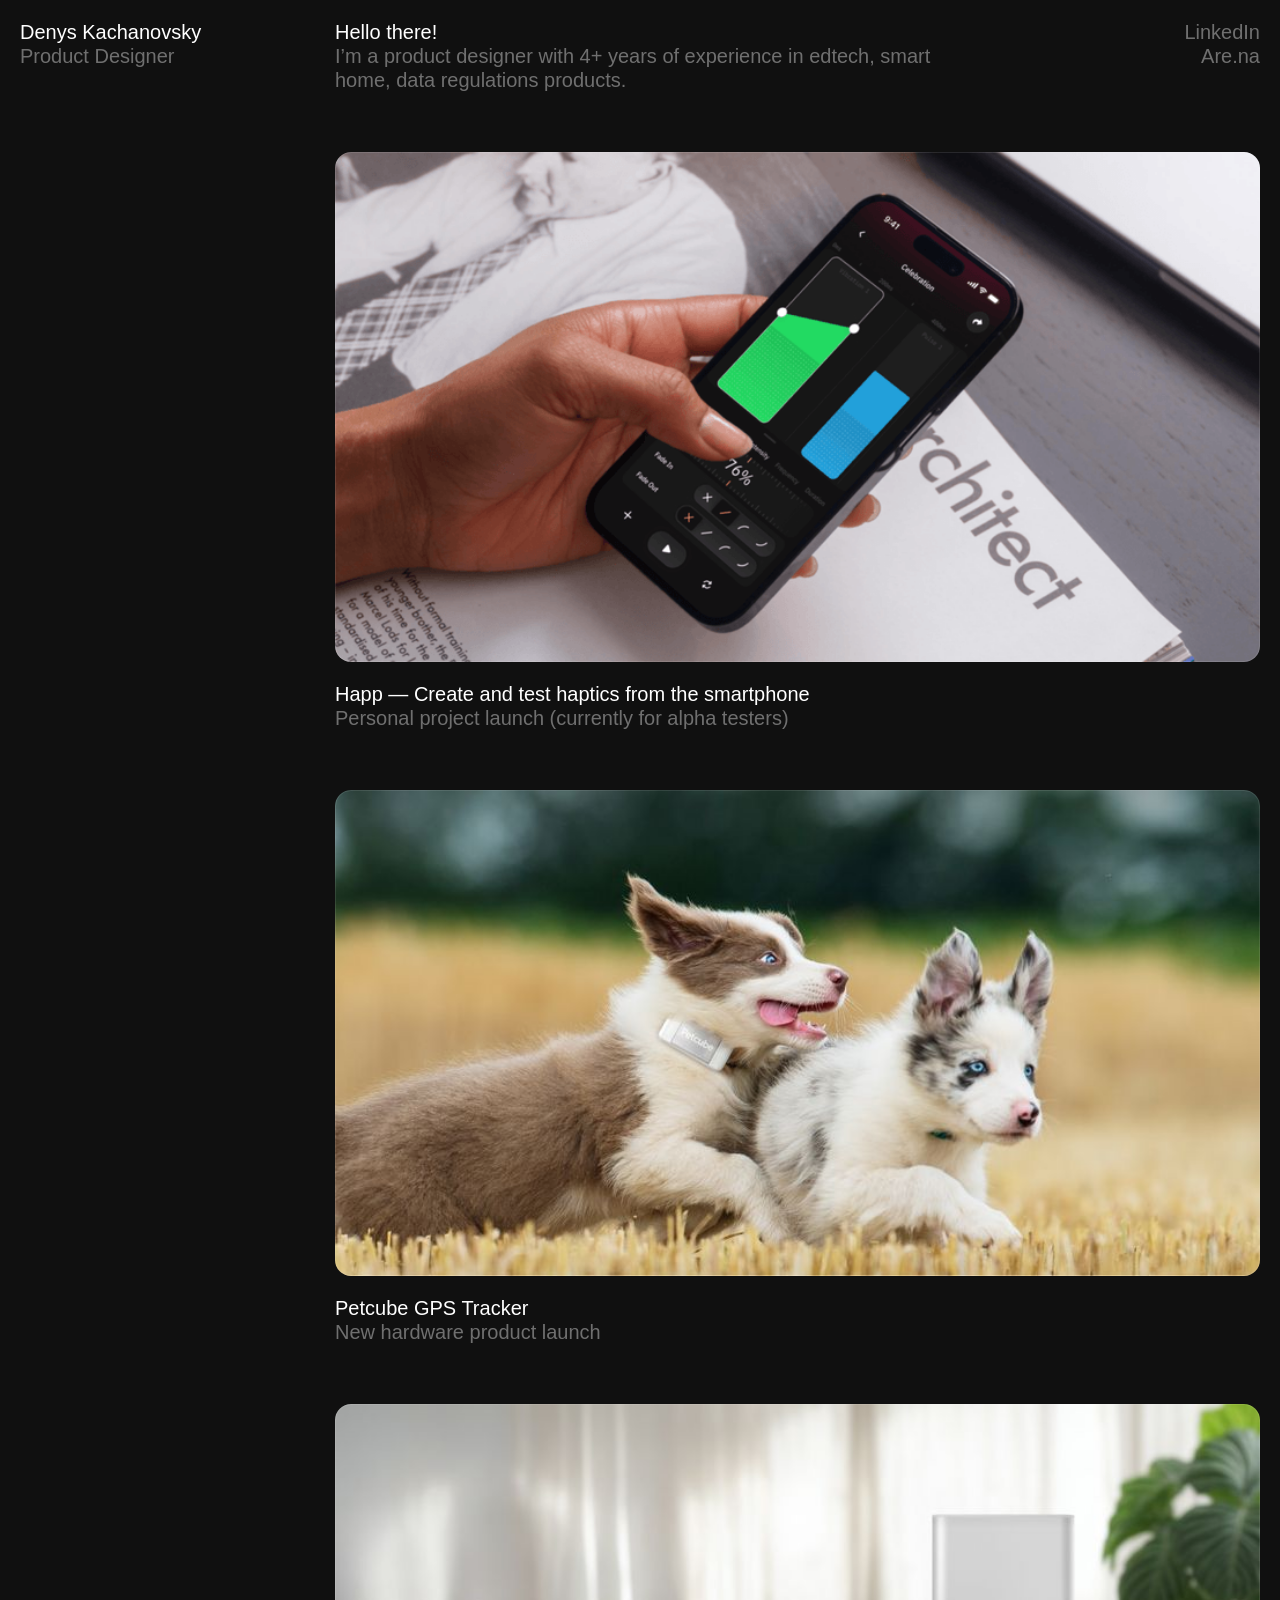
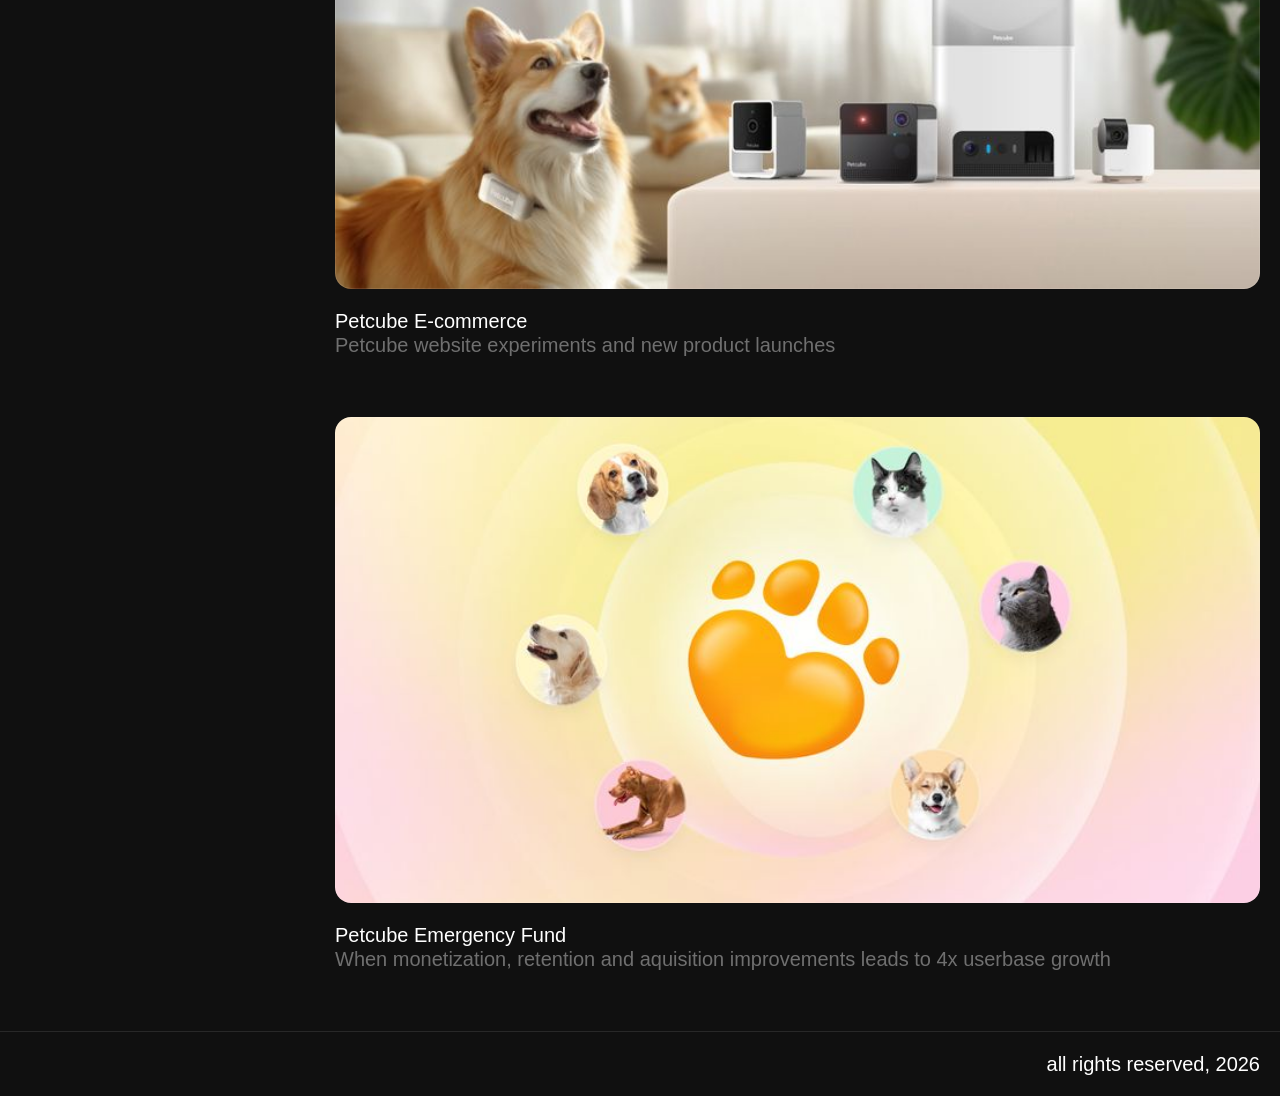
<file: index.html>
<!DOCTYPE html>
<html lang="en">
<head>
<meta charset="utf-8"/>
<title>Denys Kachanovsky — Product Designer</title>
<meta content="width=device-width, initial-scale=1" name="viewport"/>
<link href="/assets/css/style.css" rel="stylesheet" type="text/css"/>
<link href="/assets/css/custom.css" rel="stylesheet" type="text/css"/>
<script>!function(o,c){var n=c.documentElement,t=" w-mod-";n.className+=t+"js",("ontouchstart"in o||o.DocumentTouch&&c instanceof DocumentTouch)&&(n.className+=t+"touch")}(window,document);</script>
<script>setTimeout(function(){if(!window.__revealReady)document.documentElement.classList.add("reveal-failsafe")},4000);</script>
</head>
<body class="body"><section class="hero"><div class="con _2 w-container"><div class="w-row"><div class="w-col w-col-3"><div data-reveal class="fixed"><div class="h3-low">Denys Kachanovsky</div><div class="h3-low _50">Product Designer</div></div></div><div class="w-col w-col-9"><div data-reveal class="header"><div class="description"><div class="h3-low">Hello there!</div><div class="h3-low _50">I’m a product designer with 4+ years of experience in edtech, smart home, data regulations products. </div></div><div class="align-left"><a href="https://www.linkedin.com/in/denys-kachanovsky-7062111a8/" target="_blank" class="h3-low _50 link">LinkedIn</a><a href="https://www.are.na/denys-kachanovsky" target="_blank" class="h3-low _50 link">Are.na</a></div></div><a data-reveal href="/happ/" class="project-item w-inline-block"><div class="project-image"><img src="/assets/img/6aea3dd0091b354e6d6f5229_Frame-1484578955.png" loading="eager" sizes="(max-width: 767px) 96vw, (max-width: 991px) 541px, 700px" srcset="/assets/img/6aea3dd0091b354e6d6f5229_Frame-1484578955-p-500.png 500w, /assets/img/6aea3dd0091b354e6d6f5229_Frame-1484578955-p-800.png 800w, /assets/img/6aea3dd0091b354e6d6f5229_Frame-1484578955-p-1080.png 1080w, /assets/img/6aea3dd0091b354e6d6f5229_Frame-1484578955-p-1600.png 1600w, /assets/img/6aea3dd0091b354e6d6f5229_Frame-1484578955-p-2000.png 2000w, /assets/img/6aea3dd0091b354e6d6f5229_Frame-1484578955-p-2600.png 2600w, /assets/img/6aea3dd0091b354e6d6f5229_Frame-1484578955-p-3200.png 3200w, /assets/img/6aea3dd0091b354e6d6f5229_Frame-1484578955.png 4180w" alt="" class="cover-img"/></div><div class="project-desc"><div class="h3-low">Happ — Create and test haptics from the smartphone</div><div class="h3-low _50">Personal project launch (currently for alpha testers)</div></div></a><a data-reveal href="/gps-tracker/" class="project-item w-inline-block"><div class="project-image"><img src="/assets/img/6ab3da6a4441d7d72432dc8b_Frame-2610181.jpg" loading="eager" sizes="(max-width: 767px) 96vw, (max-width: 991px) 541px, 700px" srcset="/assets/img/6ab3da6a4441d7d72432dc8b_Frame-2610181-p-500.jpg 500w, /assets/img/6ab3da6a4441d7d72432dc8b_Frame-2610181-p-800.jpg 800w, /assets/img/6ab3da6a4441d7d72432dc8b_Frame-2610181-p-1080.jpg 1080w, /assets/img/6ab3da6a4441d7d72432dc8b_Frame-2610181-p-1600.jpg 1600w, /assets/img/6ab3da6a4441d7d72432dc8b_Frame-2610181.jpg 1827w" alt="" class="cover-img"/></div><div class="project-desc"><div class="h3-low">Petcube GPS Tracker</div><div class="h3-low _50">New hardware product launch</div></div></a><a data-reveal href="/petcube-e-commerce/" class="project-item w-inline-block"><div class="project-image"><img src="/assets/img/668463e66c4793b861f85a48_Frame-26101699.jpg" loading="eager" sizes="(max-width: 767px) 96vw, (max-width: 991px) 541px, 700px" srcset="/assets/img/668463e66c4793b861f85a48_Frame-26101699-p-500.jpg 500w, /assets/img/668463e66c4793b861f85a48_Frame-26101699-p-800.jpg 800w, /assets/img/668463e66c4793b861f85a48_Frame-26101699-p-1080.jpg 1080w, /assets/img/668463e66c4793b861f85a48_Frame-26101699.jpg 1218w" alt="" class="cover-img"/></div><div class="project-desc"><div class="h3-low">Petcube E-commerce</div><div class="h3-low _50">Petcube website experiments and new product launches</div></div></a><a data-reveal href="/emergency-fund/" class="project-item w-inline-block"><div class="project-image"><img src="/assets/img/6684633c2dfd6ce0ebe42579_Frame-2610161.jpg" loading="eager" sizes="(max-width: 767px) 96vw, (max-width: 991px) 541px, 700px" srcset="/assets/img/6684633c2dfd6ce0ebe42579_Frame-2610161-p-500.jpg 500w, /assets/img/6684633c2dfd6ce0ebe42579_Frame-2610161-p-800.jpg 800w, /assets/img/6684633c2dfd6ce0ebe42579_Frame-2610161-p-1080.jpg 1080w, /assets/img/6684633c2dfd6ce0ebe42579_Frame-2610161.jpg 1218w" alt="" class="cover-img"/></div><div class="project-desc"><div class="h3-low">Petcube Emergency Fund</div><div class="h3-low _50">When monetization, retention and aquisition improvements leads to 4x userbase growth</div></div></a></div></div></div></section><footer class="footer"><div class="copy"><div class="h3-low">all rights reserved, 2026</div></div></footer><script src="/assets/js/main.js" defer></script><script src="/assets/js/ripple.js" defer></script></body>
</html>
</file>
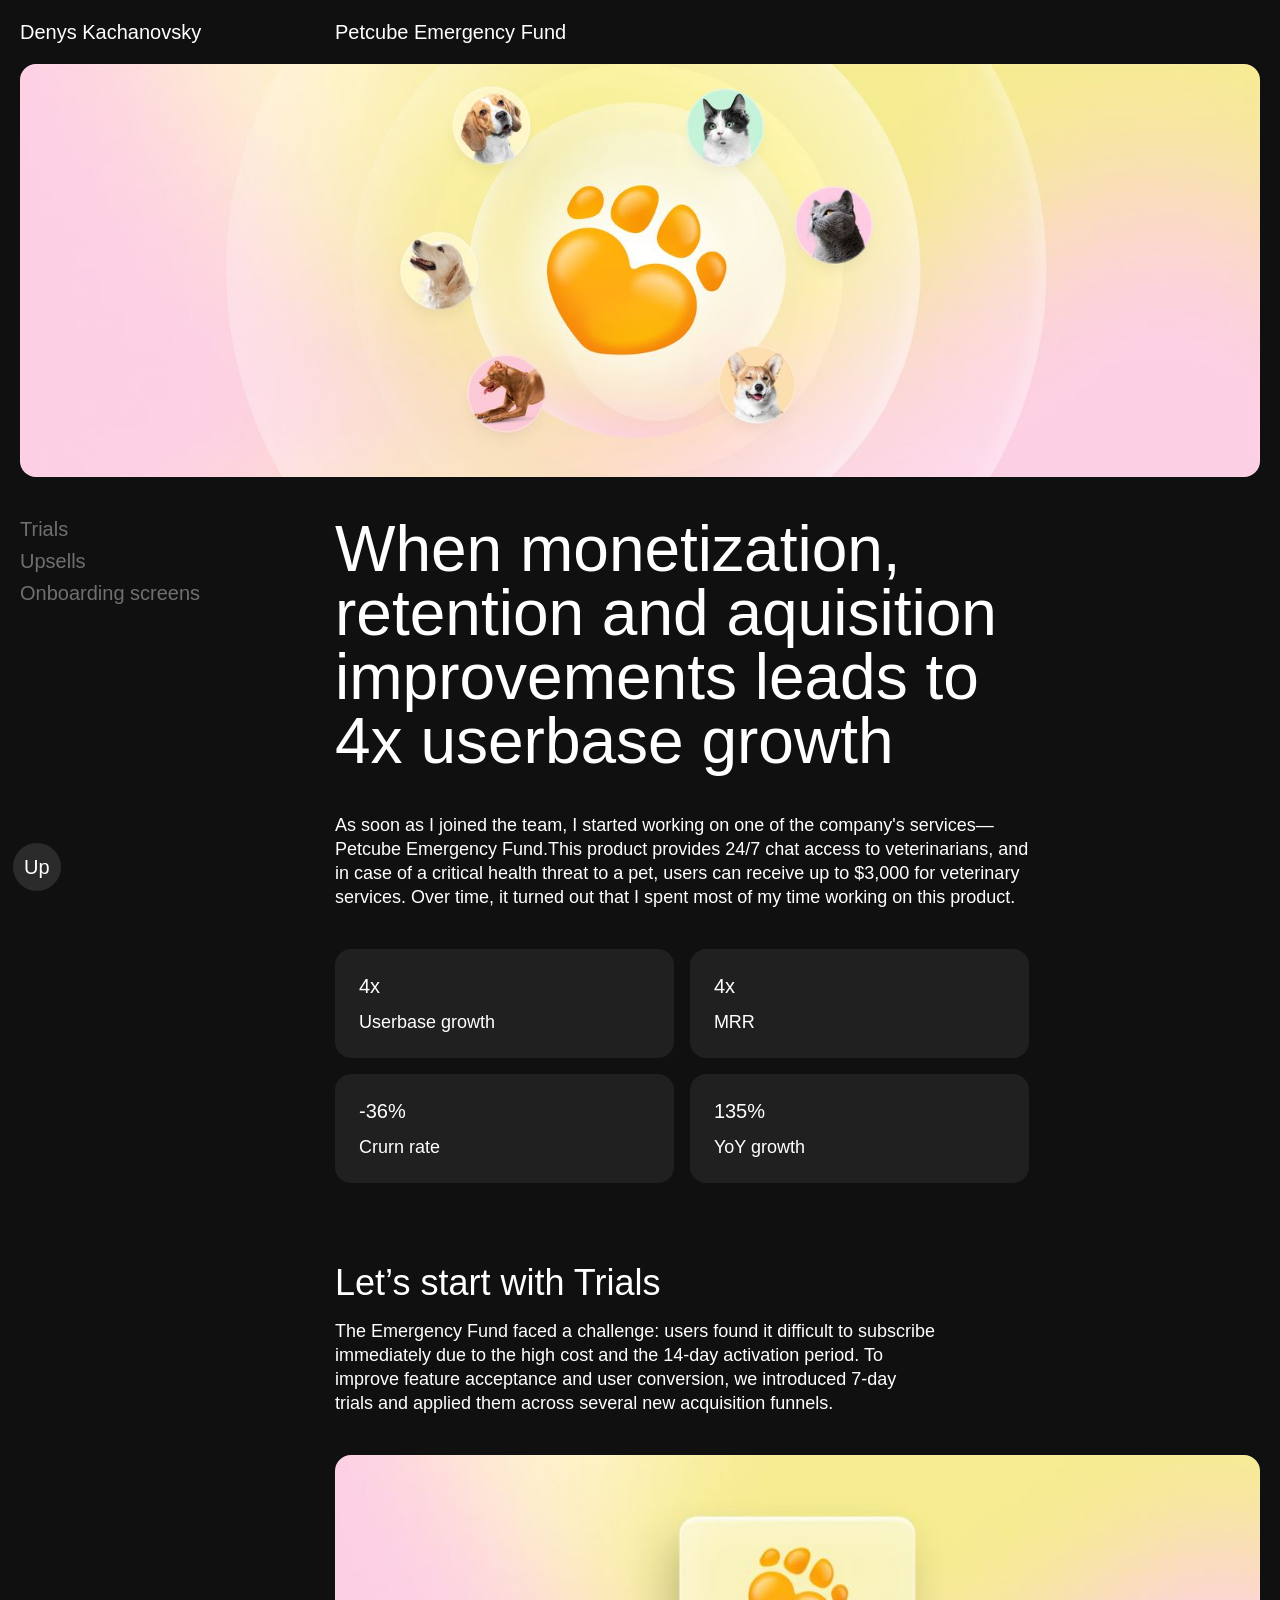
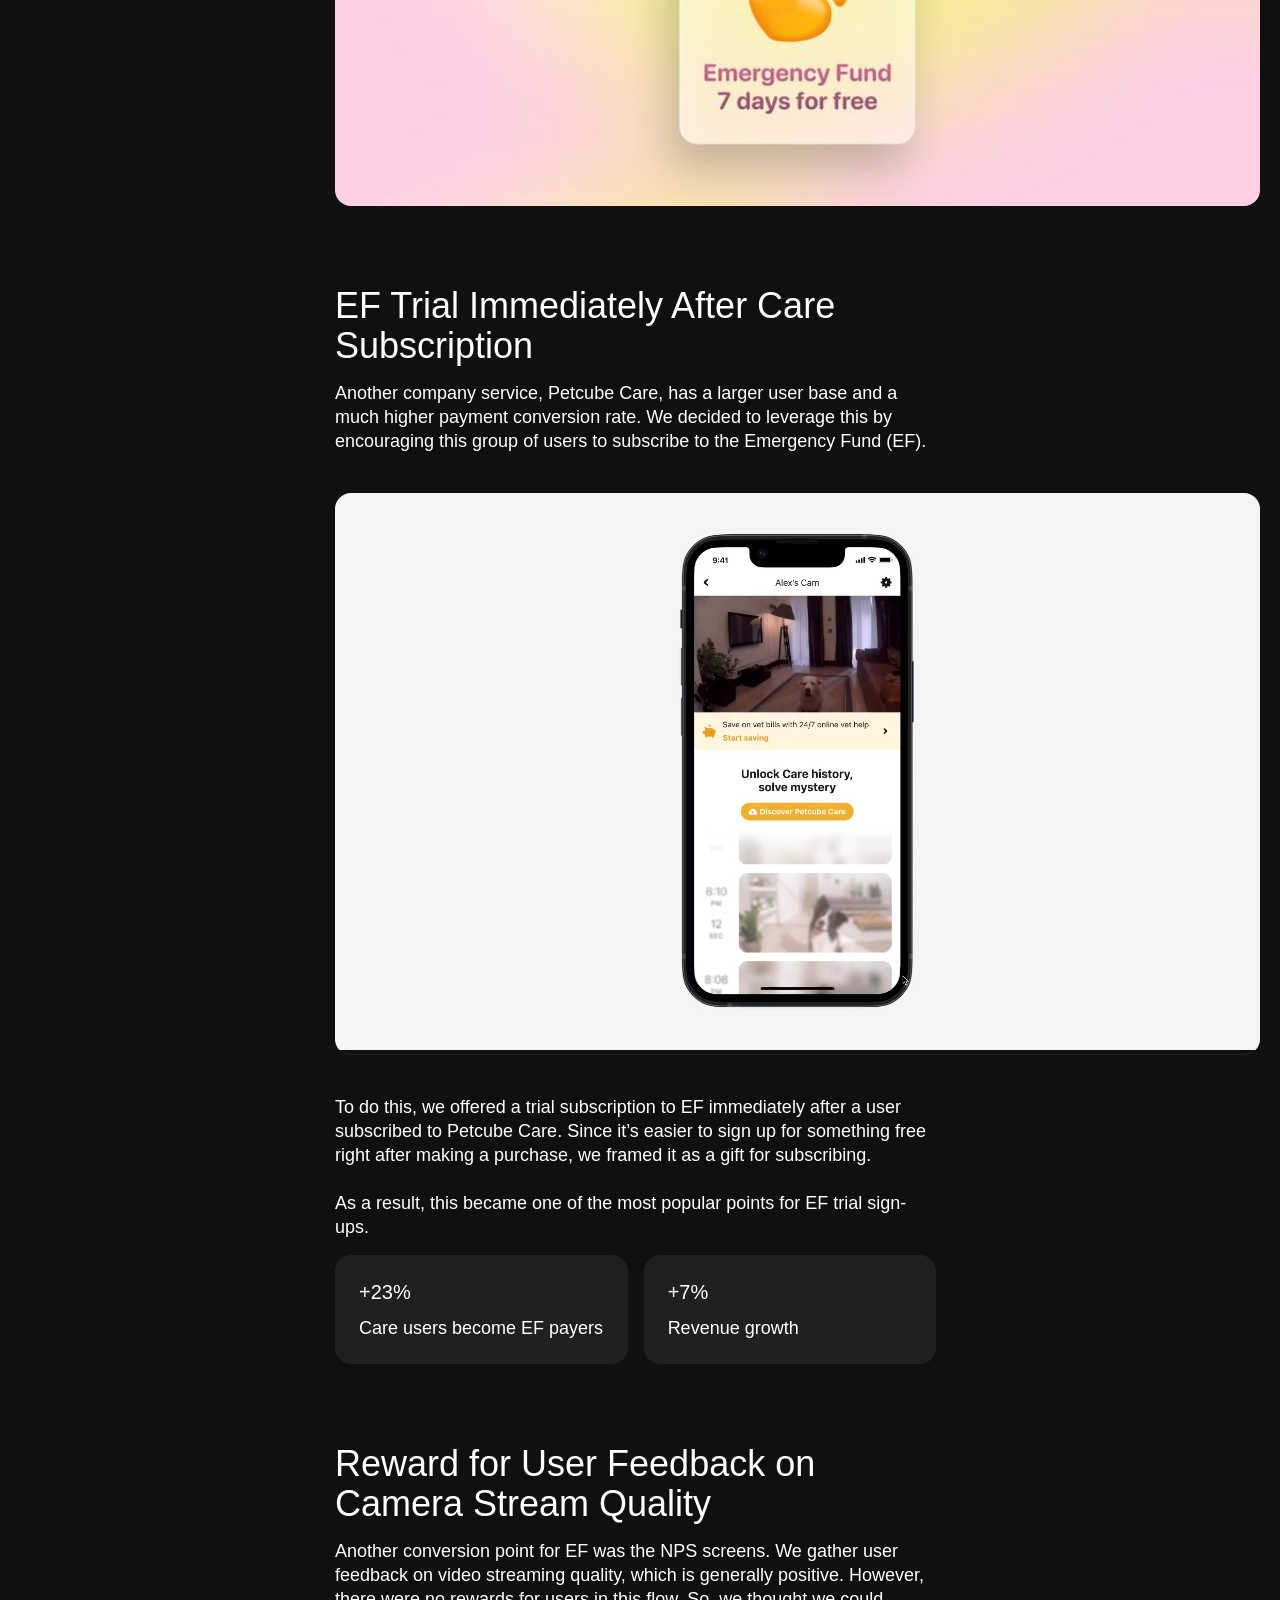
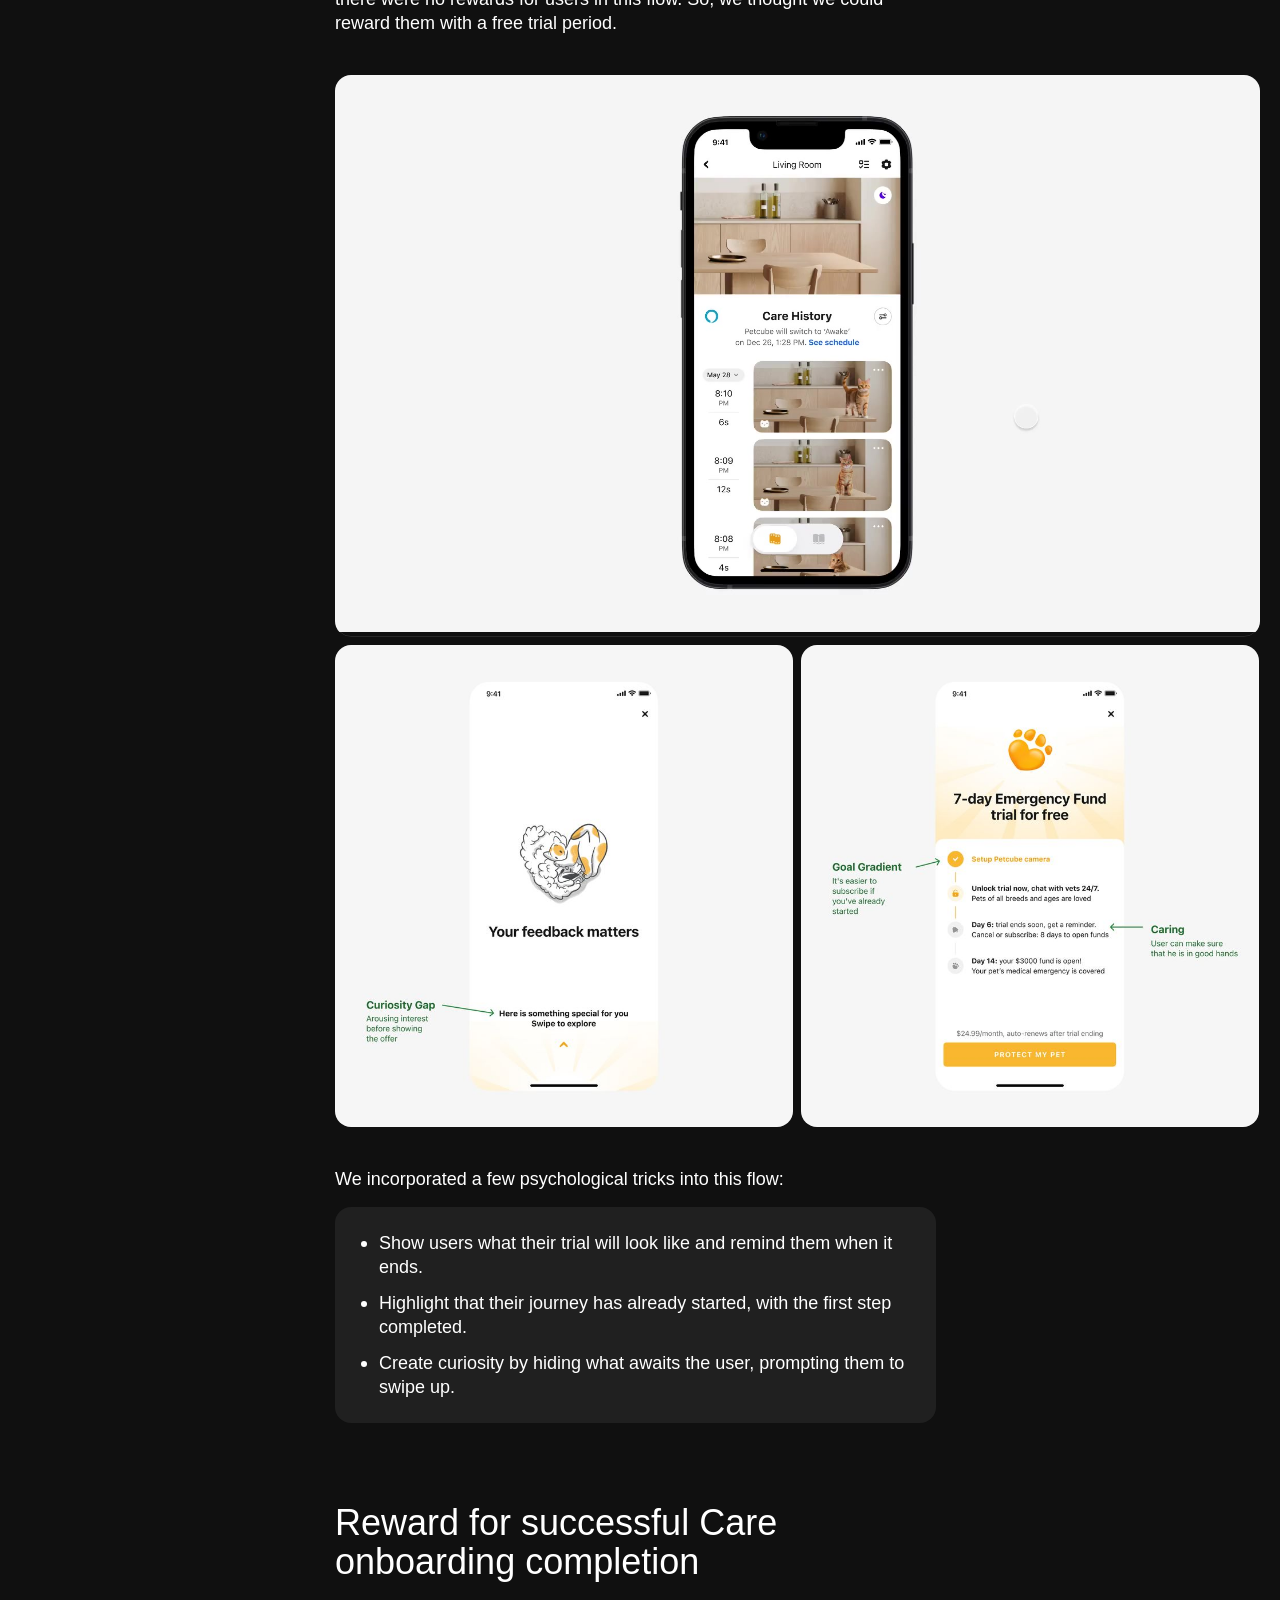
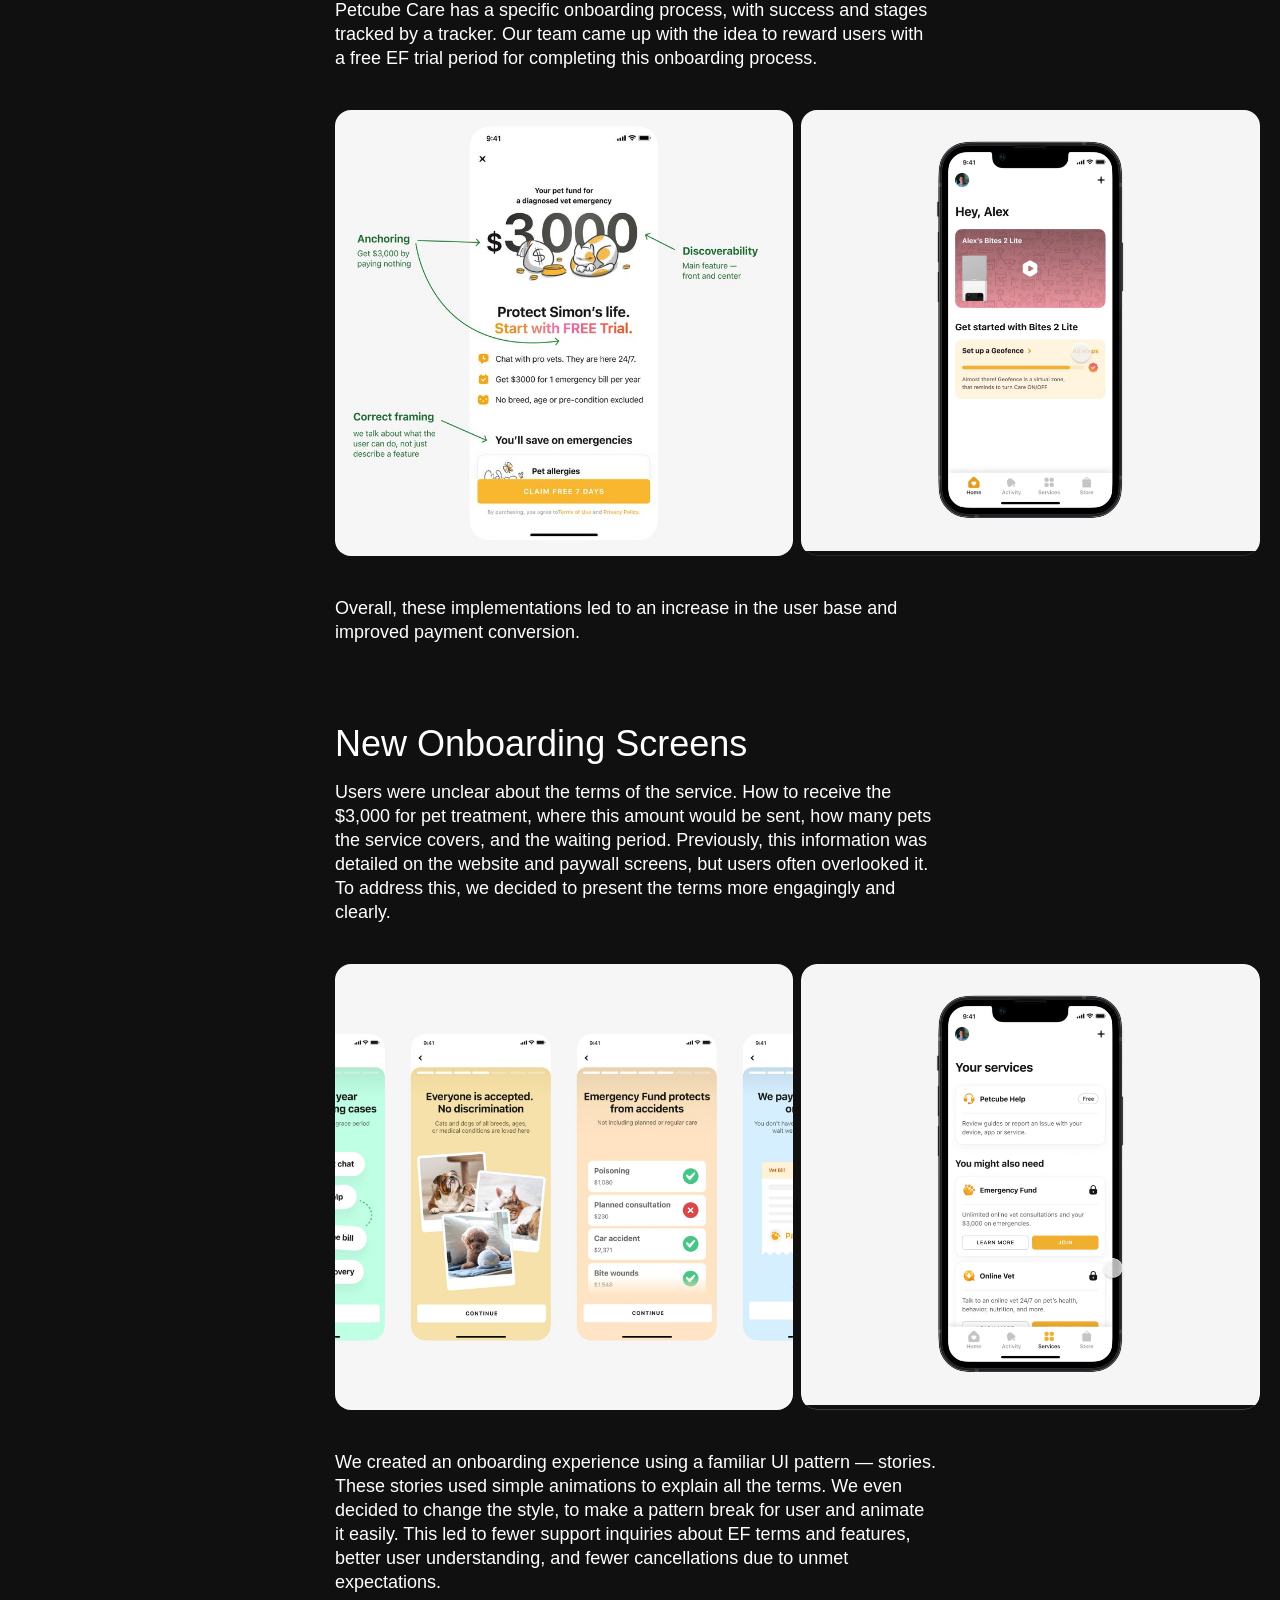
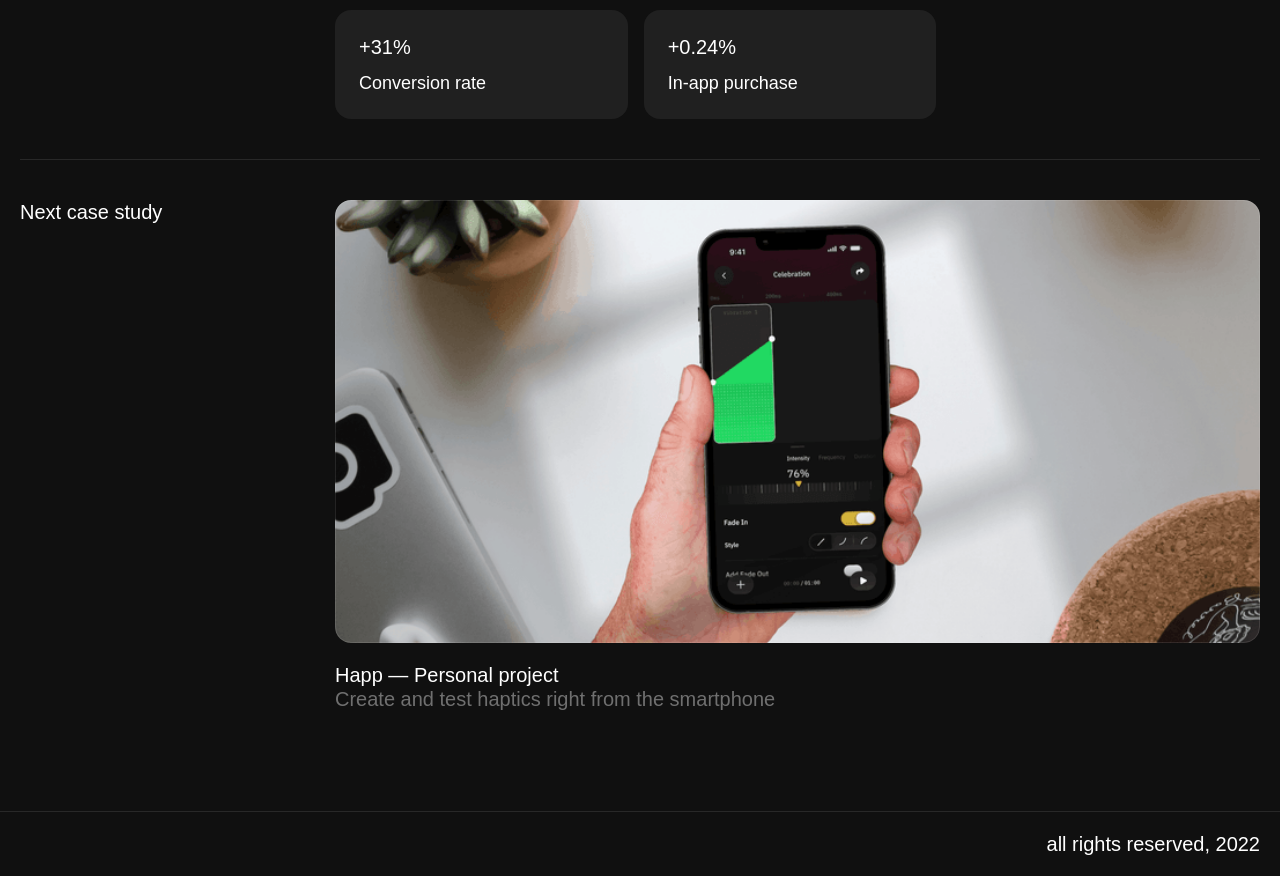
<file: emergency-fund/index.html>
<!DOCTYPE html>
<html lang="en">
<head>
<meta charset="utf-8"/>
<title>emergency Fund</title>
<meta content="emergency Fund" property="og:title"/>
<meta content="emergency Fund" name="twitter:title"/>
<meta content="width=device-width, initial-scale=1" name="viewport"/>
<link href="/assets/css/style.css" rel="stylesheet" type="text/css"/>
<link href="/assets/css/custom.css" rel="stylesheet" type="text/css"/>
<script>!function(o,c){var n=c.documentElement,t=" w-mod-";n.className+=t+"js",("ontouchstart"in o||o.DocumentTouch&&c instanceof DocumentTouch)&&(n.className+=t+"touch")}(window,document);</script>
<script>setTimeout(function(){if(!window.__revealReady)document.documentElement.classList.add("reveal-failsafe")},4000);</script>
</head>
<body class="body"><div><section id="top" class="hero"><div class="con _2 w-container"><div class="w-row"><div class="w-col w-col-3"><div data-reveal><a href="/" class="h3-low">Denys Kachanovsky</a></div></div><div class="w-col w-col-9"><div data-reveal class="header _20"><div><div class="h3-low">Petcube Emergency Fund</div></div></div></div></div></div></section><div class="cover-sec"><img data-reveal src="/assets/img/6683d888bad2f8e35c3b5396_Frame-2610164.jpg" loading="eager" sizes="(max-width: 3840px) 100vw, 3840px" srcset="/assets/img/6683d888bad2f8e35c3b5396_Frame-2610164-p-500.jpg 500w, /assets/img/6683d888bad2f8e35c3b5396_Frame-2610164-p-800.jpg 800w, /assets/img/6683d888bad2f8e35c3b5396_Frame-2610164-p-1080.jpg 1080w, /assets/img/6683d888bad2f8e35c3b5396_Frame-2610164-p-1600.jpg 1600w, /assets/img/6683d888bad2f8e35c3b5396_Frame-2610164-p-2000.jpg 2000w, /assets/img/6683d888bad2f8e35c3b5396_Frame-2610164-p-2600.jpg 2600w, /assets/img/6683d888bad2f8e35c3b5396_Frame-2610164-p-3200.jpg 3200w, /assets/img/6683d888bad2f8e35c3b5396_Frame-2610164.jpg 3840w" alt="" class="image-9"/></div><div class="intro-sec"><div class="con _2 w-container"><div class="hero-col w-row"><div class="column-5 w-col w-col-3"><div class="sticky"><a href="#s1" class="h3-low _50">Trials</a><a href="#s2" class="h3-low _50">Upsells</a><a href="#s3" class="h3-low _50">Onboarding screens</a></div></div><div class="column-7 w-col w-col-9"><div class="intro-wrapper"><h1 data-reveal class="h1 white">When monetization, retention and aquisition improvements leads to 4x userbase growth</h1><p data-reveal class="p">As soon as I joined the team, I started working on one of the company&#x27;s services—Petcube Emergency Fund.This product provides 24/7 chat access to veterinarians, and in case of a critical health threat to a pet, users can receive up to $3,000 for veterinary services. Over time, it turned out that I spent most of my time working on this product.<br/></p><div class="w-layout-grid"><div data-reveal class="wrapper-grey"><p class="intro">4x<br/></p><p class="p _0">Userbase growth<br/></p></div><div data-reveal class="wrapper-grey"><p class="intro">4x<br/></p><p class="p _0">MRR<br/></p></div><div data-reveal class="wrapper-grey"><p class="intro">-36%<br/></p><p class="p _0">Crurn rate<br/></p></div><div data-reveal class="wrapper-grey"><p class="intro">135%<br/></p><p class="p _0">YoY growth<br/></p></div></div></div><div id="s1" class="div-block-4"><div data-reveal class="gr-item _2"><h2 class="h2 upper">Let’s start with Trials</h2><p class="p">The Emergency Fund faced a challenge: users found it difficult to subscribe immediately due to the high cost and the 14-day activation period. To improve feature acceptance and user conversion, we introduced 7-day trials and applied them across several new acquisition funnels.</p></div><img data-reveal src="/assets/img/6683c68bee74e0af7443148b_Frame-2610152.jpg" loading="lazy" sizes="(max-width: 767px) 96vw, (max-width: 991px) 541px, 700px" srcset="/assets/img/6683c68bee74e0af7443148b_Frame-2610152-p-500.jpg 500w, /assets/img/6683c68bee74e0af7443148b_Frame-2610152-p-800.jpg 800w, /assets/img/6683c68bee74e0af7443148b_Frame-2610152-p-1080.jpg 1080w, /assets/img/6683c68bee74e0af7443148b_Frame-2610152-p-1600.jpg 1600w, /assets/img/6683c68bee74e0af7443148b_Frame-2610152-p-2000.jpg 2000w, /assets/img/6683c68bee74e0af7443148b_Frame-2610152-p-2600.jpg 2600w, /assets/img/6683c68bee74e0af7443148b_Frame-2610152-p-3200.jpg 3200w, /assets/img/6683c68bee74e0af7443148b_Frame-2610152.jpg 3680w" alt="" class="image"/></div><div id="s2" class="div-block-4"><div data-reveal class="gr-item _2"><h2 class="h2 upper">EF Trial Immediately After Care Subscription</h2><p class="p">Another company service, Petcube Care, has a larger user base and a much higher payment conversion rate. We decided to leverage this by encouraging this group of users to subscribe to the Emergency Fund (EF).</p></div><div data-reveal class="video-con"><div class="w-embed"><video src="/assets/video/emergency-fund-1.mp4" poster="/assets/video/emergency-fund-1.jpg" width="100%" loop="loop" muted="muted" playsinline="" autoplay="autoplay"></video></div></div><div data-reveal class="gr-item _2"><p class="p">To do this, we offered a trial subscription to EF immediately after a user subscribed to Petcube Care. Since it’s easier to sign up for something free right after making a purchase, we framed it as a gift for subscribing.<br/><br/>As a result, this became one of the most popular points for EF trial sign-ups.</p><div class="w-layout-grid grid-2"><div class="wrapper-grey"><p class="intro">+23%<br/></p><p class="p _0">Care users become EF payers<br/></p></div><div class="wrapper-grey"><p class="intro">+7%<br/></p><p class="p _0">Revenue growth<br/></p></div></div></div></div><div class="div-block-4"><div data-reveal class="gr-item _2"><h2 class="h2 upper">Reward for User Feedback on Camera Stream Quality</h2><p class="p">Another conversion point for EF was the NPS screens. We gather user feedback on video streaming quality, which is generally positive. However, there were no rewards for users in this flow. So, we thought we could reward them with a free trial period.</p></div><div class="div-block-6"><div data-reveal class="video-con"><div class="w-embed"><video src="/assets/video/emergency-fund-2.mp4" poster="/assets/video/emergency-fund-2.jpg" width="100%" loop="loop" muted="muted" playsinline="" autoplay="autoplay"></video></div></div><div class="div-2col"><img data-reveal src="/assets/img/6683cda033f73fbfcfc9d89b_Frame-2610154.jpg" loading="lazy" sizes="(max-width: 767px) 96vw, (max-width: 991px) 541px, 700px" srcset="/assets/img/6683cda033f73fbfcfc9d89b_Frame-2610154-p-500.jpg 500w, /assets/img/6683cda033f73fbfcfc9d89b_Frame-2610154-p-800.jpg 800w, /assets/img/6683cda033f73fbfcfc9d89b_Frame-2610154-p-1080.jpg 1080w, /assets/img/6683cda033f73fbfcfc9d89b_Frame-2610154-p-1600.jpg 1600w, /assets/img/6683cda033f73fbfcfc9d89b_Frame-2610154.jpg 1820w" alt="" class="image-13"/><img data-reveal src="/assets/img/6683cda0c26442e4eeb82816_Frame-2610162.jpg" loading="lazy" sizes="(max-width: 767px) 96vw, (max-width: 991px) 541px, 700px" srcset="/assets/img/6683cda0c26442e4eeb82816_Frame-2610162-p-500.jpg 500w, /assets/img/6683cda0c26442e4eeb82816_Frame-2610162-p-800.jpg 800w, /assets/img/6683cda0c26442e4eeb82816_Frame-2610162-p-1080.jpg 1080w, /assets/img/6683cda0c26442e4eeb82816_Frame-2610162-p-1600.jpg 1600w, /assets/img/6683cda0c26442e4eeb82816_Frame-2610162.jpg 1820w" alt="" class="image-13"/></div></div><div data-reveal class="gr-item _2"><p class="p">We incorporated a few psychological tricks into this flow:</p><div class="wrapper-grey"><ol role="list" class="list"><li class="list-item"><p class="p">Show users what their trial will look like and remind them when it ends.<br/></p></li><li class="list-item"><p class="p">Highlight that their journey has already started, with the first step completed.</p></li><li class="list-item"><p class="p">Create curiosity by hiding what awaits the user, prompting them to swipe up.<br/></p></li></ol></div></div></div><div class="div-block-4"><div data-reveal class="gr-item _2"><h2 class="h2 upper">Reward for successful Care onboarding completion</h2><p class="p">Petcube Care has a specific onboarding process, with success and stages tracked by a tracker. Our team came up with the idea to reward users with a free EF trial period for completing this onboarding process.</p></div><div class="div-2col"><img data-reveal src="/assets/img/6683d248f344a5767bddc551_Frame-2610156.jpg" loading="lazy" sizes="(max-width: 767px) 96vw, (max-width: 991px) 541px, 700px" srcset="/assets/img/6683d248f344a5767bddc551_Frame-2610156-p-500.jpg 500w, /assets/img/6683d248f344a5767bddc551_Frame-2610156-p-800.jpg 800w, /assets/img/6683d248f344a5767bddc551_Frame-2610156-p-1080.jpg 1080w, /assets/img/6683d248f344a5767bddc551_Frame-2610156-p-1600.jpg 1600w, /assets/img/6683d248f344a5767bddc551_Frame-2610156.jpg 1820w" alt="" class="image-13"/><div data-reveal class="video-con"><div class="w-embed"><video src="/assets/video/emergency-fund-3.mp4" poster="/assets/video/emergency-fund-3.jpg" width="100%" loop="loop" muted="muted" playsinline="" autoplay="autoplay"></video></div></div></div><div data-reveal class="gr-item _2"><p class="p">Overall, these implementations led to an increase in the user base and improved payment conversion.</p></div></div><div id="s3" class="div-block-4"><div data-reveal class="gr-item _2"><h2 class="h2 upper">New Onboarding Screens</h2><p class="p">Users were unclear about the terms of the service. How to receive the $3,000 for pet treatment, where this amount would be sent, how many pets the service covers, and the waiting period. Previously, this information was detailed on the website and paywall screens, but users often overlooked it. To address this, we decided to present the terms more engagingly and clearly.</p></div><div class="div-2col"><img data-reveal src="/assets/img/6683193981352903b3d8e80e_Frame-2610149.jpg" loading="lazy" sizes="100vw" srcset="/assets/img/6683193981352903b3d8e80e_Frame-2610149-p-500.jpg 500w, /assets/img/6683193981352903b3d8e80e_Frame-2610149-p-800.jpg 800w, /assets/img/6683193981352903b3d8e80e_Frame-2610149-p-1080.jpg 1080w, /assets/img/6683193981352903b3d8e80e_Frame-2610149-p-1600.jpg 1600w, /assets/img/6683193981352903b3d8e80e_Frame-2610149-p-2000.jpg 2000w, /assets/img/6683193981352903b3d8e80e_Frame-2610149-p-2600.jpg 2600w, /assets/img/6683193981352903b3d8e80e_Frame-2610149.jpg 2730w" alt="" class="image-13"/><div data-reveal class="video-con"><div class="video-con"><div class="w-embed"><video src="/assets/video/emergency-fund-4.mp4" poster="/assets/video/emergency-fund-4.jpg" width="100%" loop="loop" muted="muted" playsinline="" autoplay="autoplay"></video></div></div></div></div><div data-reveal class="gr-item _2"><p class="p">We created an onboarding experience using a familiar UI pattern — stories. These stories used simple animations to explain all the terms. We even decided to change the style, to make a pattern break for user and animate it easily. This led to fewer support inquiries about EF terms and features, better user understanding, and fewer cancellations due to unmet expectations.</p><div class="w-layout-grid grid-2"><div class="wrapper-grey"><p class="intro">+31%<br/></p><p class="p _0">Conversion rate<br/></p></div><div class="wrapper-grey"><p class="intro">+0.24%<br/></p><p class="p _0">In-app purchase<br/></p></div></div></div></div></div></div><div class="divider"></div><div class="hero-col w-row"><div class="column-5 w-col w-col-3"><a data-reveal href="#" class="h3-low">Next case study</a></div><div class="column-7 w-col w-col-9"><a data-reveal href="/happ/" class="project-item w-inline-block"><div class="project-image"><img src="/assets/img/6ab4191809488609a7263a54_Frame-PNG-Compression.png" loading="lazy" sizes="(max-width: 767px) 96vw, (max-width: 991px) 541px, 700px" srcset="/assets/img/6ab4191809488609a7263a54_Frame-PNG-Compression-p-500.png 500w, /assets/img/6ab4191809488609a7263a54_Frame-PNG-Compression-p-800.png 800w, /assets/img/6ab4191809488609a7263a54_Frame-PNG-Compression-p-1080.png 1080w, /assets/img/6ab4191809488609a7263a54_Frame-PNG-Compression-p-1600.png 1600w, /assets/img/6ab4191809488609a7263a54_Frame-PNG-Compression-p-2000.png 2000w, /assets/img/6ab4191809488609a7263a54_Frame-PNG-Compression-p-2600.png 2600w, /assets/img/6ab4191809488609a7263a54_Frame-PNG-Compression-p-3200.png 3200w, /assets/img/6ab4191809488609a7263a54_Frame-PNG-Compression.png 4180w" alt="" class="cover-img"/></div><div class="project-desc"><div class="h3-low">Happ — Personal project</div><div class="h3-low _50">Create and test haptics right from the smartphone</div></div></a></div></div></div></div></div><footer class="footer"><div class="copy"><div class="h3-low">all rights reserved, 2022</div></div></footer><a href="#top" class="up w-inline-block"><div class="h3-low">Up</div></a><script src="/assets/js/main.js" defer></script><script src="/assets/js/ripple.js" defer></script></body>
</html>
</file>
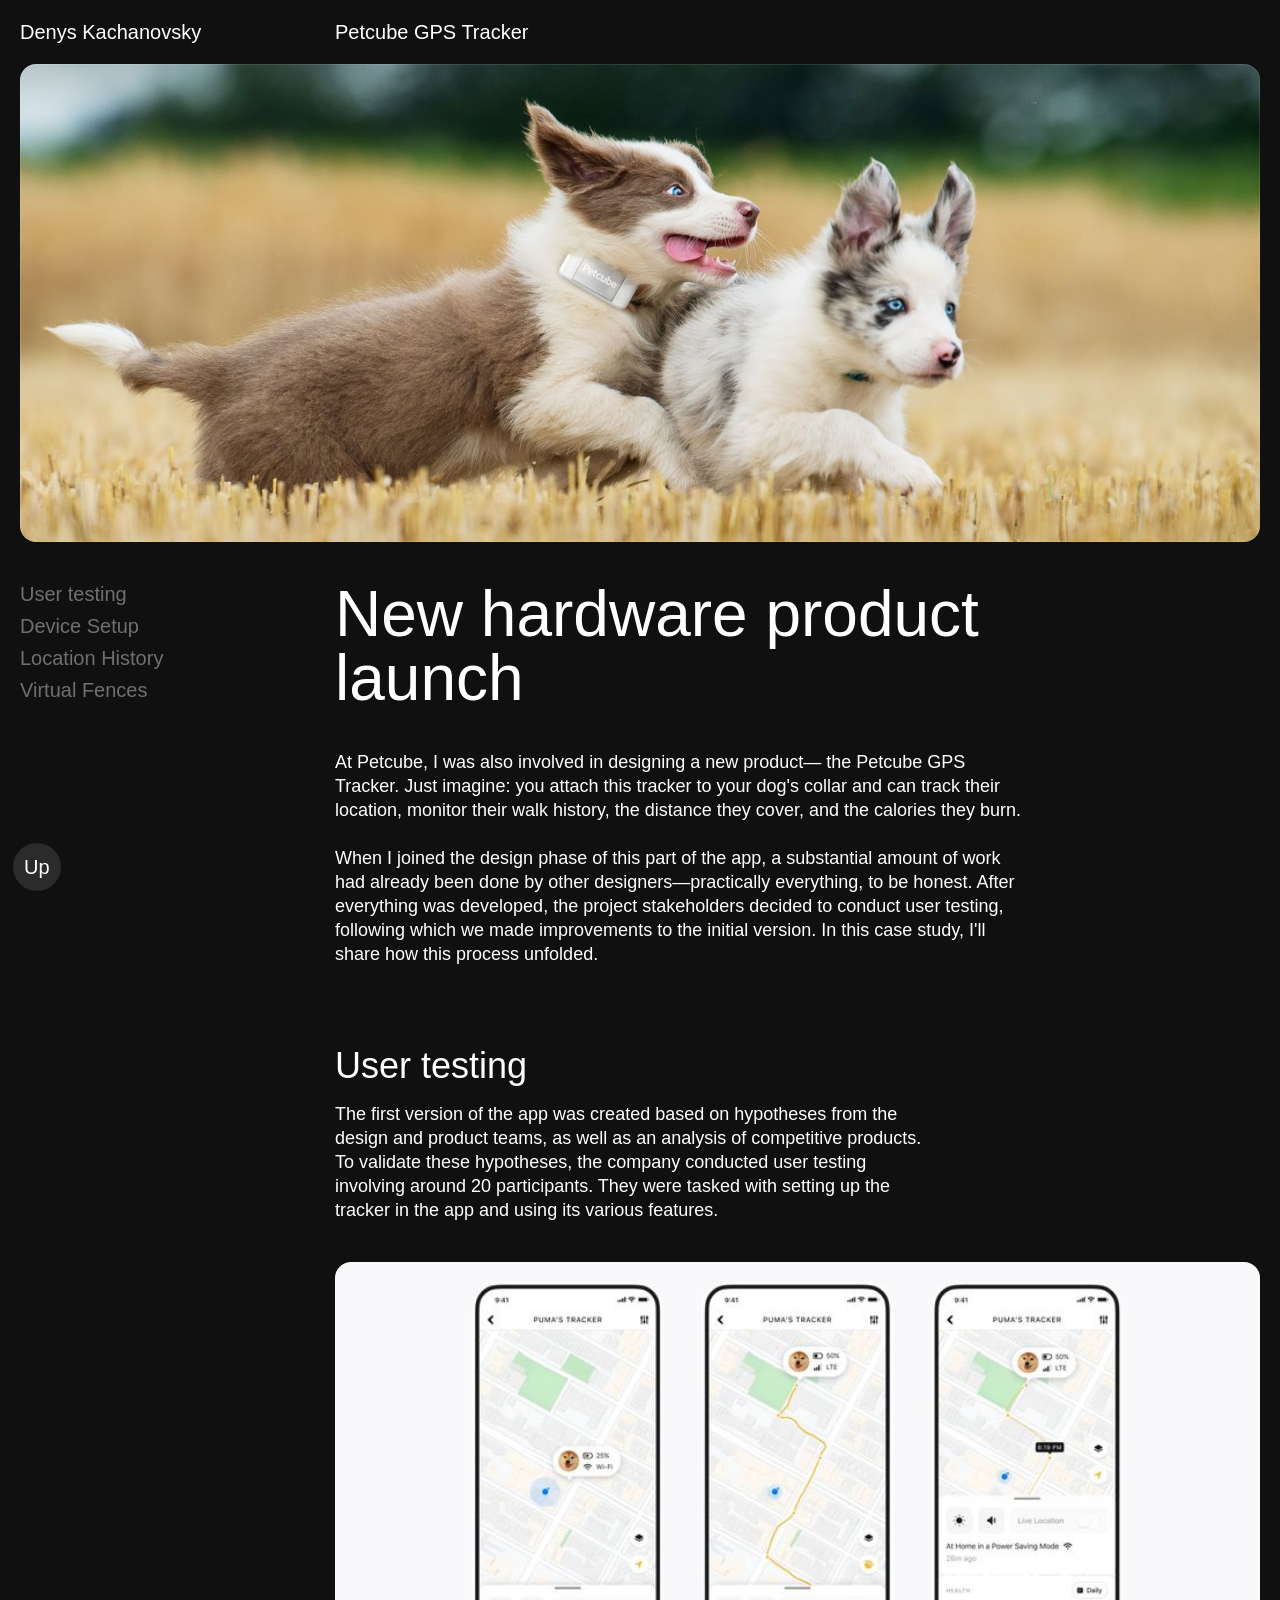
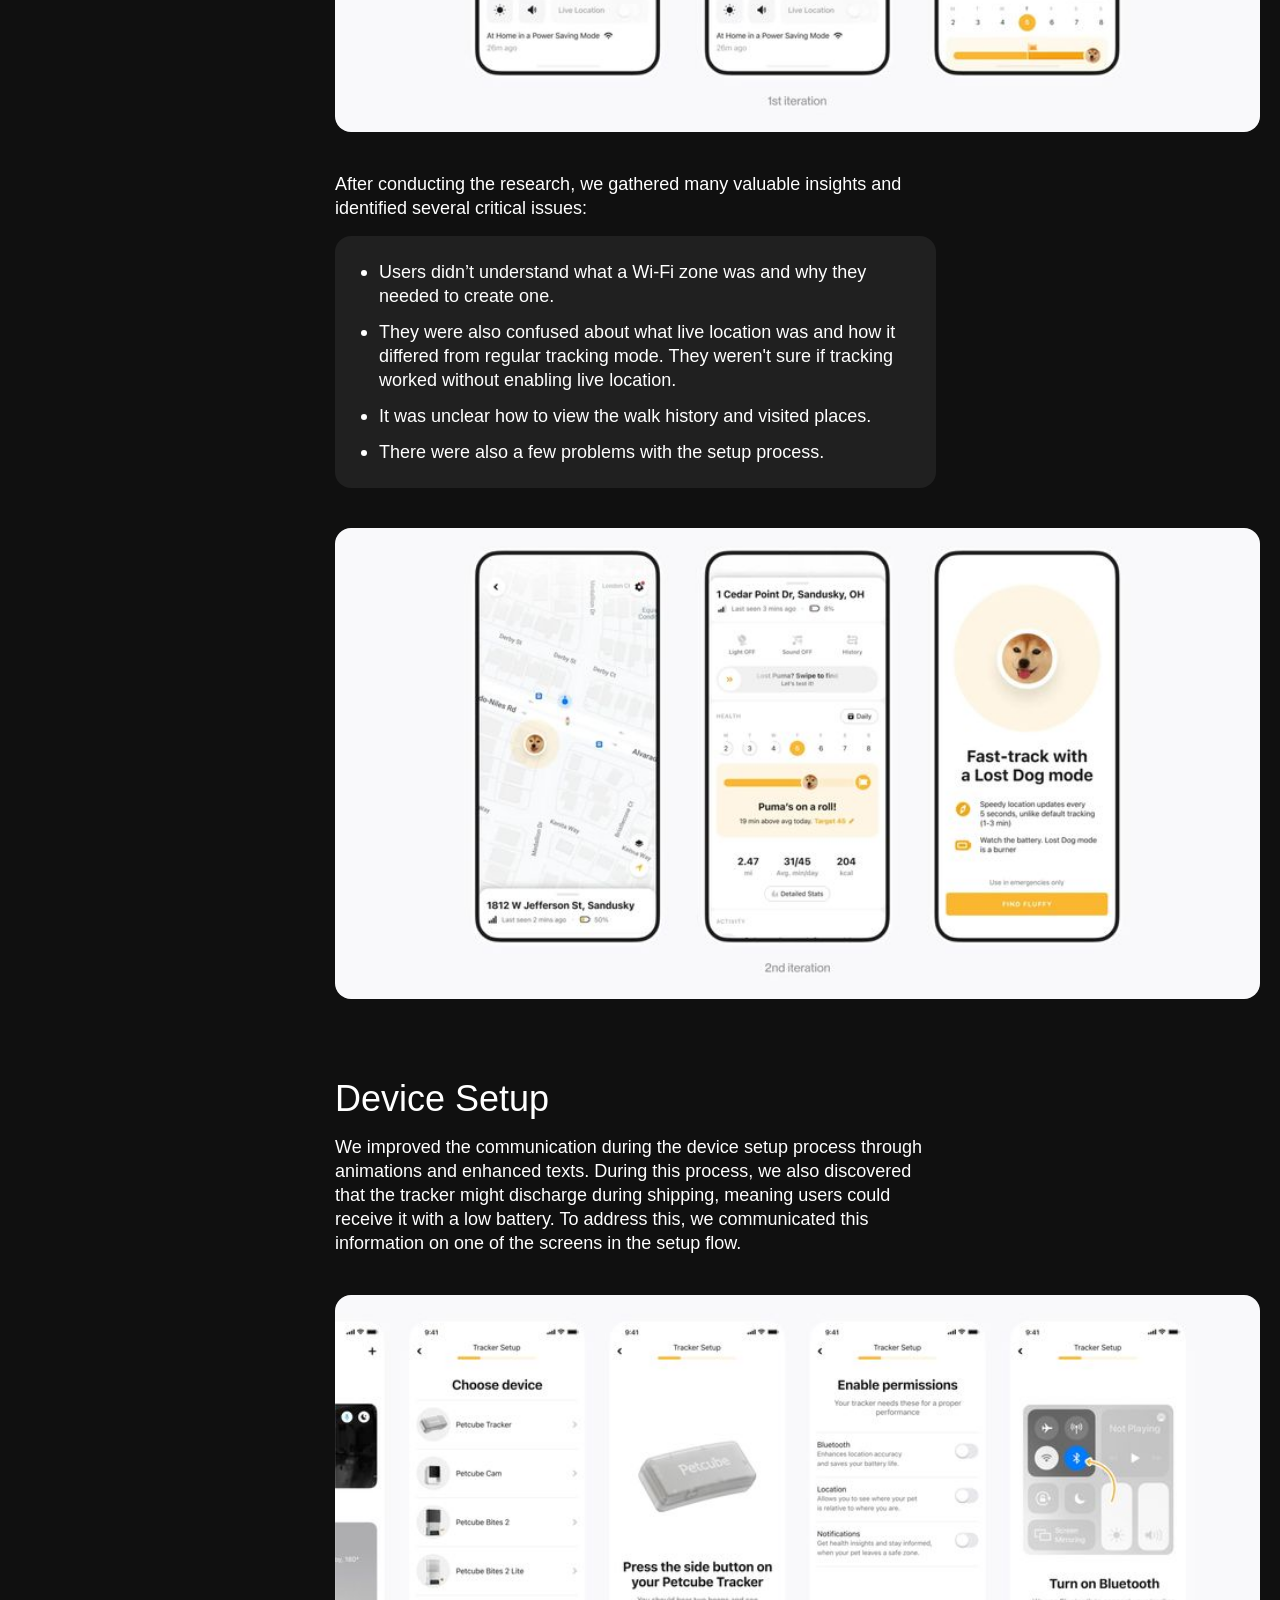
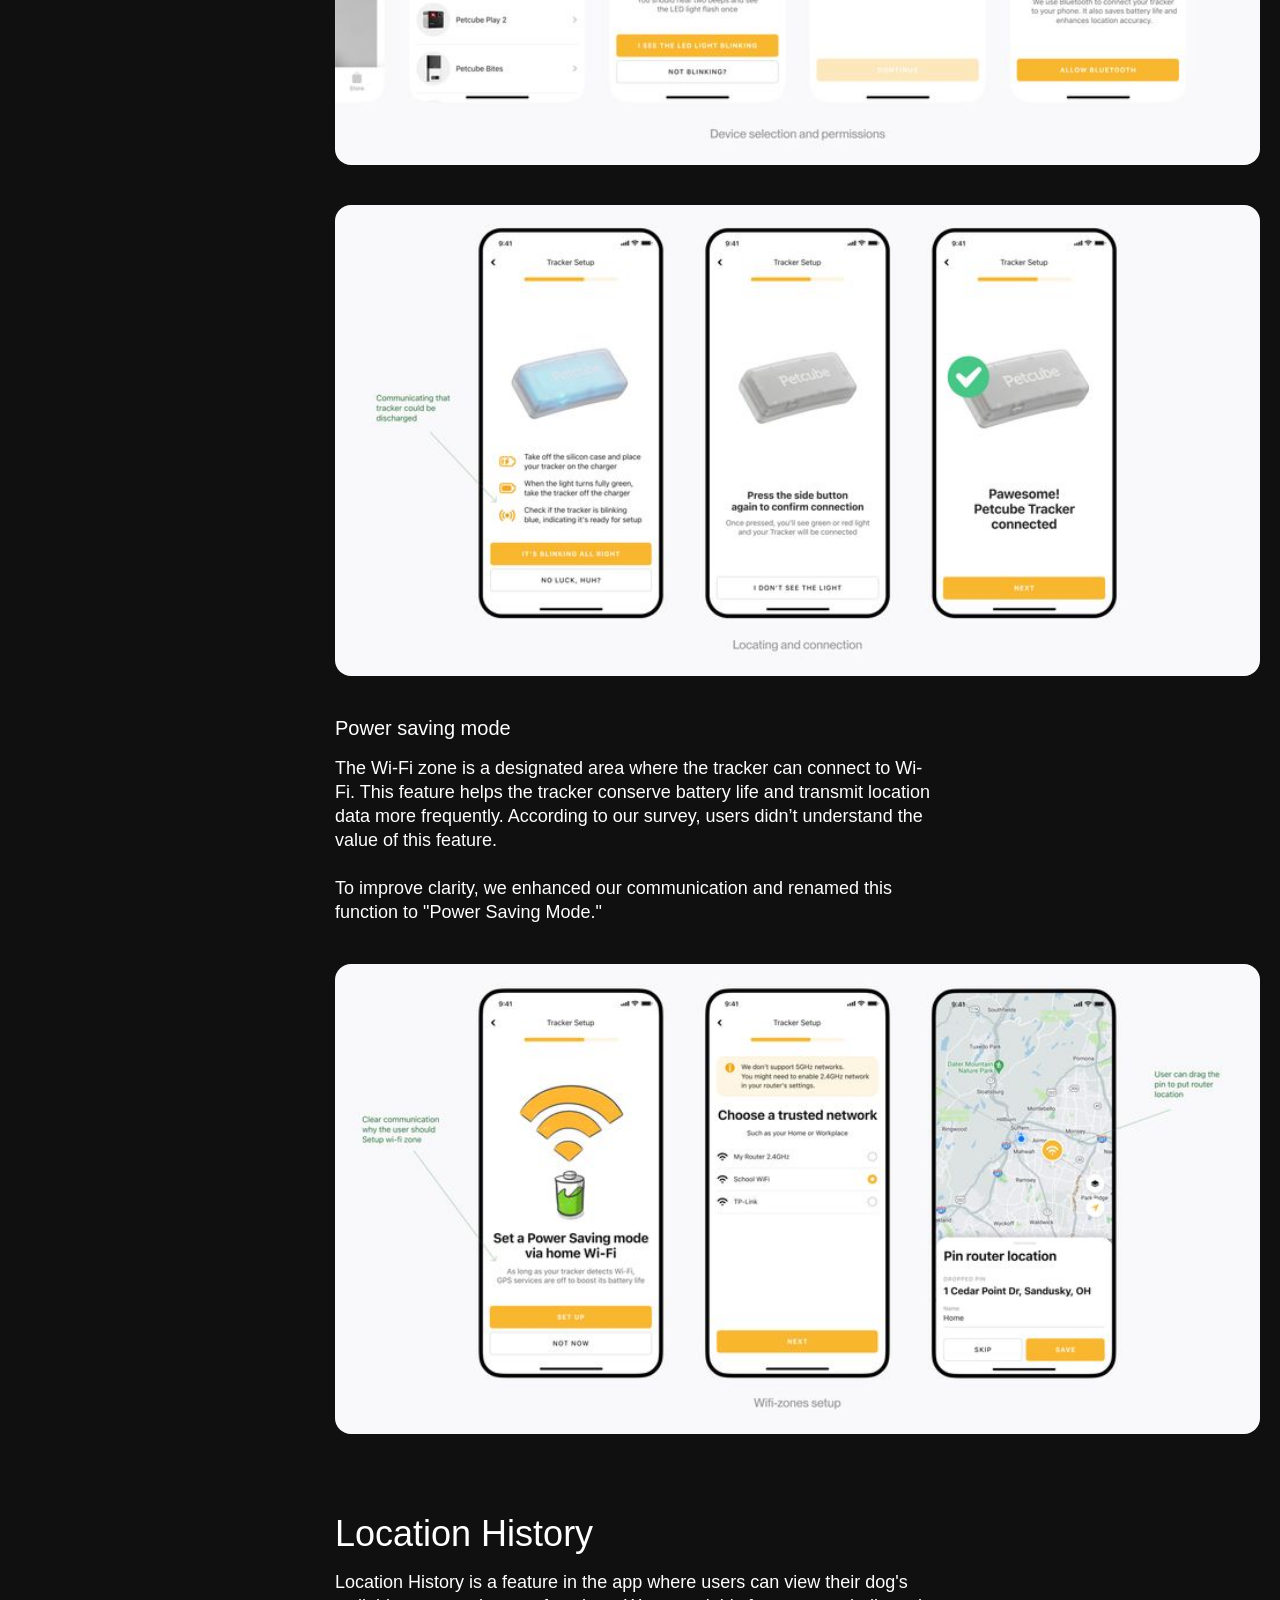
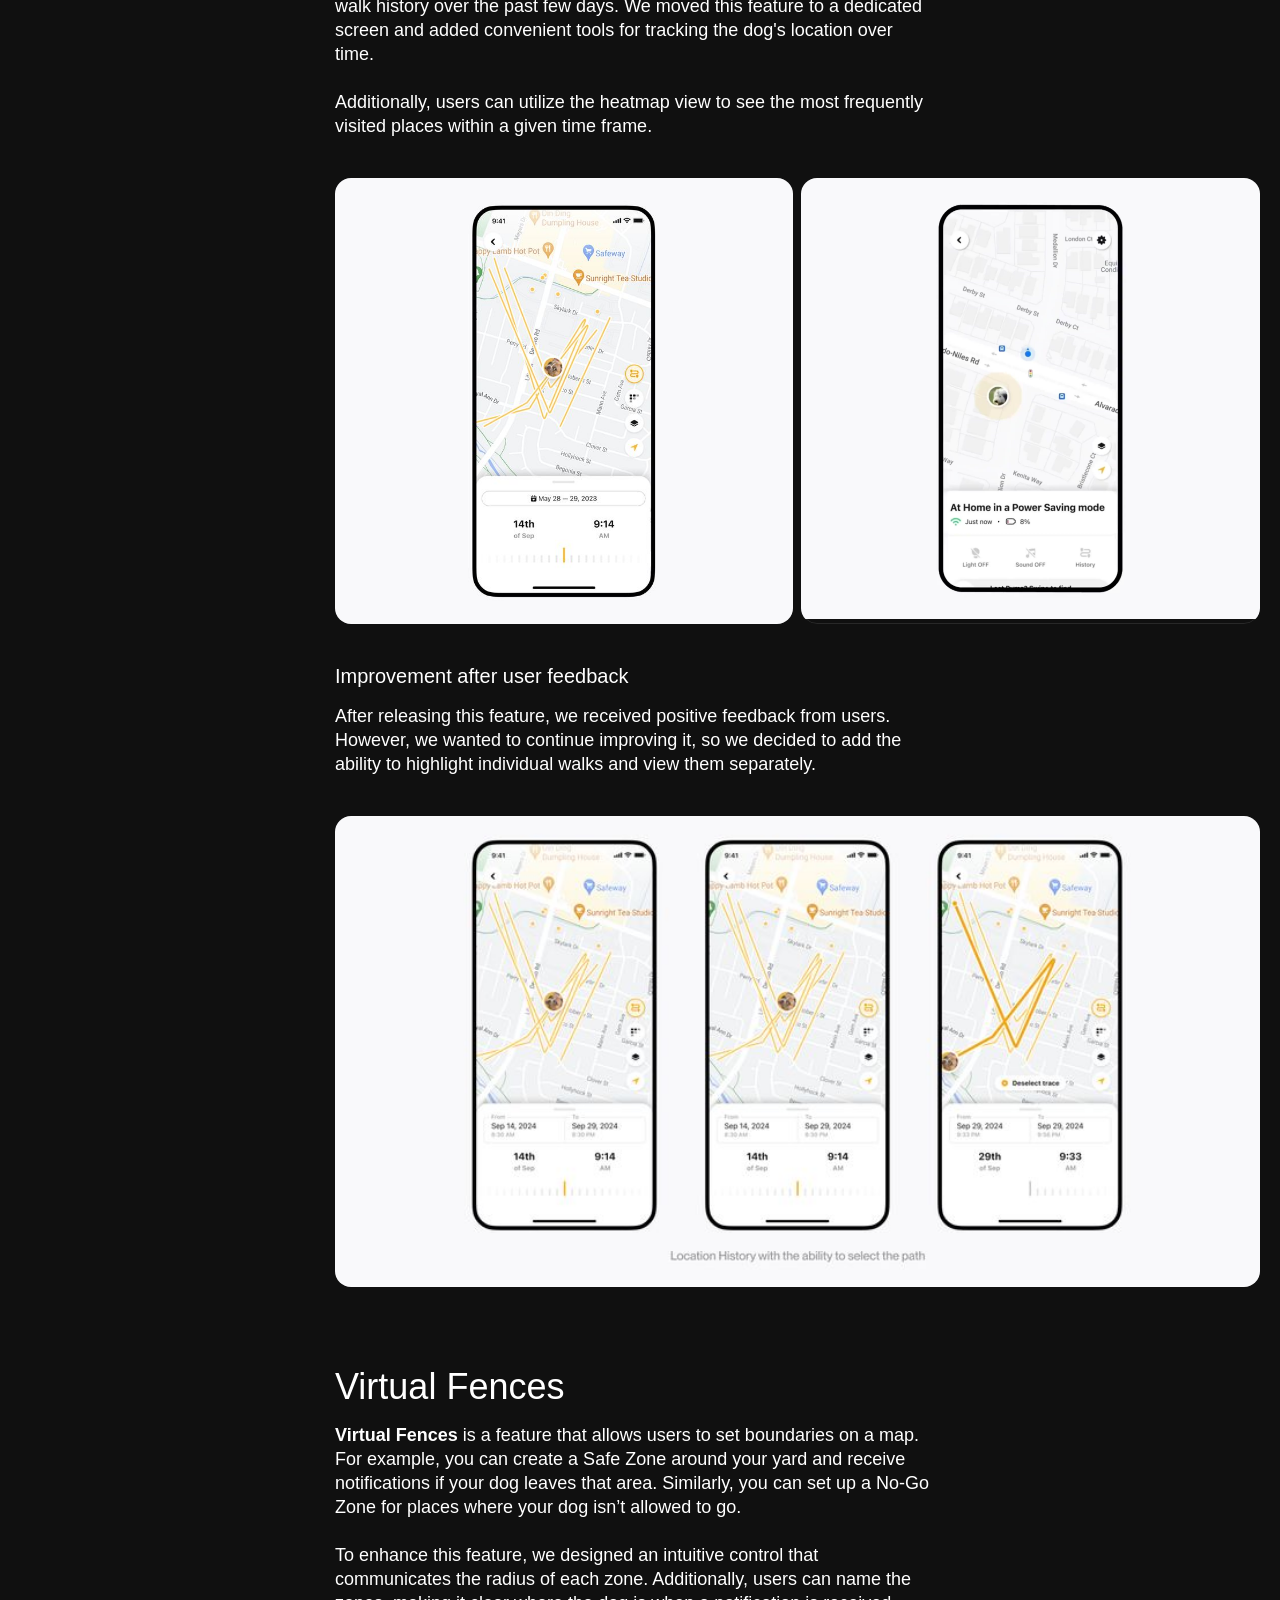
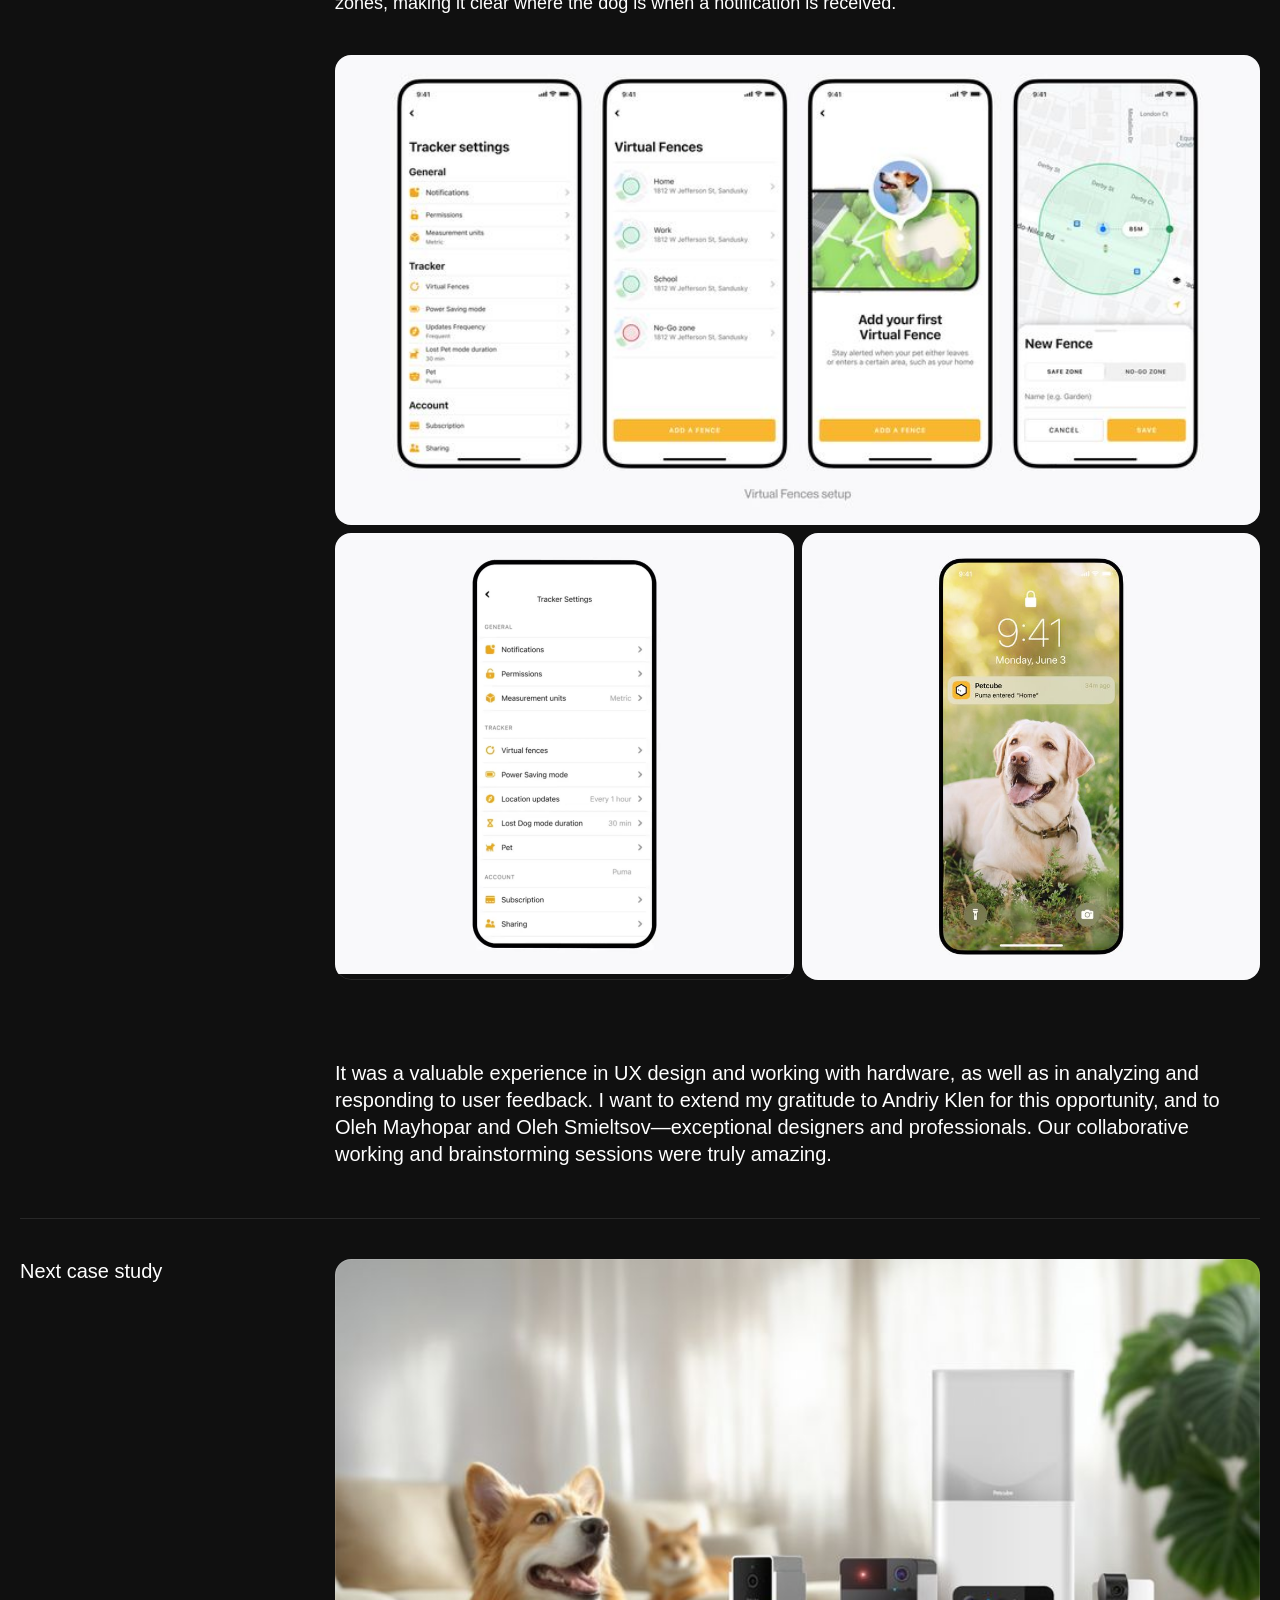
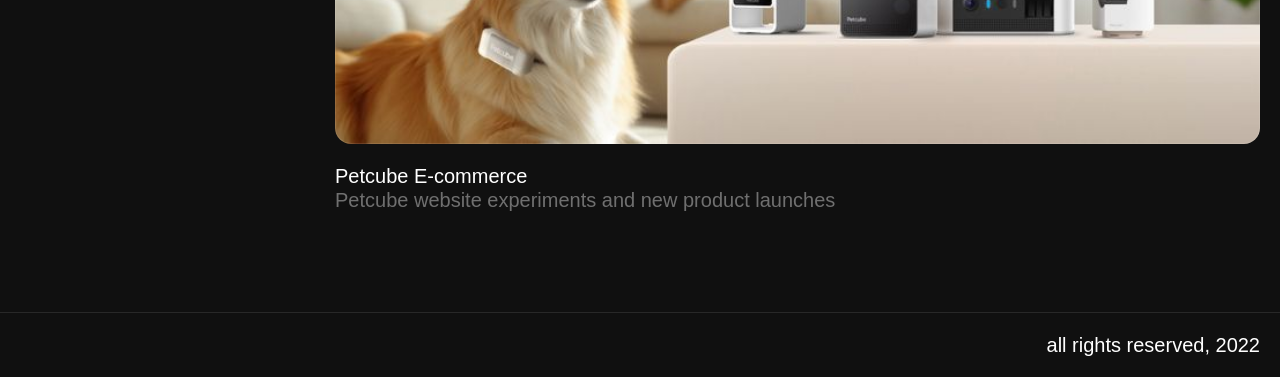
<file: gps-tracker/index.html>
<!DOCTYPE html>
<html lang="en">
<head>
<meta charset="utf-8"/>
<title>GPS Tracker</title>
<meta content="GPS Tracker" property="og:title"/>
<meta content="GPS Tracker" name="twitter:title"/>
<meta content="width=device-width, initial-scale=1" name="viewport"/>
<link href="/assets/css/style.css" rel="stylesheet" type="text/css"/>
<link href="/assets/css/custom.css" rel="stylesheet" type="text/css"/>
<script>!function(o,c){var n=c.documentElement,t=" w-mod-";n.className+=t+"js",("ontouchstart"in o||o.DocumentTouch&&c instanceof DocumentTouch)&&(n.className+=t+"touch")}(window,document);</script>
<script>setTimeout(function(){if(!window.__revealReady)document.documentElement.classList.add("reveal-failsafe")},4000);</script>
</head>
<body class="body"><div><section id="top" class="hero"><div class="con _2 w-container"><div class="w-row"><div class="w-col w-col-3"><div data-reveal><a href="/" class="h3-low">Denys Kachanovsky</a></div></div><div class="w-col w-col-9"><div data-reveal class="header _20"><div><div class="h3-low">Petcube GPS Tracker</div></div></div></div></div></div></section><div class="cover-sec"><img data-reveal src="/assets/img/668558fcbe518a4c8cd5322f_Frame-2610174-min.jpg" loading="eager" sizes="(max-width: 3840px) 100vw, 3840px" srcset="/assets/img/668558fcbe518a4c8cd5322f_Frame-2610174-min-p-500.jpg 500w, /assets/img/668558fcbe518a4c8cd5322f_Frame-2610174-min-p-800.jpg 800w, /assets/img/668558fcbe518a4c8cd5322f_Frame-2610174-min-p-1080.jpg 1080w, /assets/img/668558fcbe518a4c8cd5322f_Frame-2610174-min-p-1600.jpg 1600w, /assets/img/668558fcbe518a4c8cd5322f_Frame-2610174-min-p-2000.jpg 2000w, /assets/img/668558fcbe518a4c8cd5322f_Frame-2610174-min-p-2600.jpg 2600w, /assets/img/668558fcbe518a4c8cd5322f_Frame-2610174-min-p-3200.jpg 3200w, /assets/img/668558fcbe518a4c8cd5322f_Frame-2610174-min.jpg 3840w" alt="" class="image-9"/></div><div class="intro-sec"><div class="con _2 w-container"><div class="hero-col w-row"><div class="column-5 w-col w-col-3"><div class="sticky"><a href="#s1" class="h3-low _50">User testing</a><a href="#s2" class="h3-low _50">Device Setup</a><a href="#s3" class="h3-low _50">Location History</a><a href="#s4" class="h3-low _50">Virtual Fences</a></div></div><div class="column-7 w-col w-col-9"><div class="intro-wrapper"><h1 data-reveal class="h1 white">New hardware product launch</h1><p data-reveal class="p">At Petcube, I was also involved in designing a new product— the Petcube GPS Tracker. Just imagine: you attach this tracker to your dog&#x27;s collar and can track their location, monitor their walk history, the distance they cover, and the calories they burn.<br/><br/>When I joined the design phase of this part of the app, a substantial amount of work had already been done by other designers—practically everything, to be honest. After everything was developed, the project stakeholders decided to conduct user testing, following which we made improvements to the initial version. In this case study, I&#x27;ll share how this process unfolded.<br/></p></div><div id="s1" class="div-block-4"><div data-reveal class="gr-item _2"><h2 class="h2 upper">User testing</h2><p class="p">The first version of the app was created based on hypotheses from the design and product teams, as well as an analysis of competitive products. To validate these hypotheses, the company conducted user testing involving around 20 participants. They were tasked with setting up the tracker in the app and using its various features.</p></div><img data-reveal src="/assets/img/66854e7de9f02803ac8efe2d_Frame-2610151.jpg" loading="lazy" sizes="(max-width: 767px) 96vw, (max-width: 991px) 541px, 700px" srcset="/assets/img/66854e7de9f02803ac8efe2d_Frame-2610151-p-500.jpg 500w, /assets/img/66854e7de9f02803ac8efe2d_Frame-2610151-p-800.jpg 800w, /assets/img/66854e7de9f02803ac8efe2d_Frame-2610151-p-1080.jpg 1080w, /assets/img/66854e7de9f02803ac8efe2d_Frame-2610151-p-1600.jpg 1600w, /assets/img/66854e7de9f02803ac8efe2d_Frame-2610151-p-2000.jpg 2000w, /assets/img/66854e7de9f02803ac8efe2d_Frame-2610151-p-2600.jpg 2600w, /assets/img/66854e7de9f02803ac8efe2d_Frame-2610151-p-3200.jpg 3200w, /assets/img/66854e7de9f02803ac8efe2d_Frame-2610151.jpg 3680w" alt="" class="image"/><div data-reveal class="gr-item _2"><p class="p">After conducting the research, we gathered many valuable insights and identified several critical issues:</p><div class="wrapper-grey"><ol role="list" class="list"><li class="list-item"><p class="p">Users didn’t understand what a Wi-Fi zone was and why they needed to create one.<br/></p></li><li class="list-item"><p class="p">They were also confused about what live location was and how it differed from regular tracking mode. They weren&#x27;t sure if tracking worked without enabling live location.</p></li><li class="list-item"><p class="p">It was unclear how to view the walk history and visited places.<br/></p></li><li class="list-item"><p class="p">There were also a few problems with the setup process.<br/></p></li></ol></div></div><img data-reveal src="/assets/img/66854e7c63ac1fe9bfac583e_Frame-2610152.jpg" loading="lazy" sizes="(max-width: 767px) 96vw, (max-width: 991px) 541px, 700px" srcset="/assets/img/66854e7c63ac1fe9bfac583e_Frame-2610152-p-500.jpg 500w, /assets/img/66854e7c63ac1fe9bfac583e_Frame-2610152-p-800.jpg 800w, /assets/img/66854e7c63ac1fe9bfac583e_Frame-2610152-p-1080.jpg 1080w, /assets/img/66854e7c63ac1fe9bfac583e_Frame-2610152-p-1600.jpg 1600w, /assets/img/66854e7c63ac1fe9bfac583e_Frame-2610152-p-2000.jpg 2000w, /assets/img/66854e7c63ac1fe9bfac583e_Frame-2610152-p-2600.jpg 2600w, /assets/img/66854e7c63ac1fe9bfac583e_Frame-2610152-p-3200.jpg 3200w, /assets/img/66854e7c63ac1fe9bfac583e_Frame-2610152.jpg 3680w" alt="" class="image"/></div><div id="s2" class="div-block-4"><div data-reveal class="gr-item _2"><h2 class="h2 upper">Device Setup</h2><p class="p">We improved the communication during the device setup process through animations and enhanced texts. During this process, we also discovered that the tracker might discharge during shipping, meaning users could receive it with a low battery. To address this, we communicated this information on one of the screens in the setup flow.</p></div><img data-reveal src="/assets/img/66854e7c4d8603d1e3afa9de_Frame-2610153.jpg" loading="lazy" sizes="(max-width: 767px) 96vw, (max-width: 991px) 541px, 700px" srcset="/assets/img/66854e7c4d8603d1e3afa9de_Frame-2610153-p-500.jpg 500w, /assets/img/66854e7c4d8603d1e3afa9de_Frame-2610153-p-800.jpg 800w, /assets/img/66854e7c4d8603d1e3afa9de_Frame-2610153-p-1080.jpg 1080w, /assets/img/66854e7c4d8603d1e3afa9de_Frame-2610153-p-1600.jpg 1600w, /assets/img/66854e7c4d8603d1e3afa9de_Frame-2610153-p-2000.jpg 2000w, /assets/img/66854e7c4d8603d1e3afa9de_Frame-2610153-p-2600.jpg 2600w, /assets/img/66854e7c4d8603d1e3afa9de_Frame-2610153-p-3200.jpg 3200w, /assets/img/66854e7c4d8603d1e3afa9de_Frame-2610153.jpg 3680w" alt="" class="image"/><img data-reveal src="/assets/img/66854e7c5ee2403a24e3d423_Frame-2610154.jpg" loading="lazy" sizes="(max-width: 767px) 96vw, (max-width: 991px) 541px, 700px" srcset="/assets/img/66854e7c5ee2403a24e3d423_Frame-2610154-p-500.jpg 500w, /assets/img/66854e7c5ee2403a24e3d423_Frame-2610154-p-800.jpg 800w, /assets/img/66854e7c5ee2403a24e3d423_Frame-2610154-p-1080.jpg 1080w, /assets/img/66854e7c5ee2403a24e3d423_Frame-2610154-p-1600.jpg 1600w, /assets/img/66854e7c5ee2403a24e3d423_Frame-2610154-p-2000.jpg 2000w, /assets/img/66854e7c5ee2403a24e3d423_Frame-2610154-p-2600.jpg 2600w, /assets/img/66854e7c5ee2403a24e3d423_Frame-2610154-p-3200.jpg 3200w, /assets/img/66854e7c5ee2403a24e3d423_Frame-2610154.jpg 3680w" alt="" class="image"/><div data-reveal class="gr-item _2"><h2 class="h3-low">Power saving mode</h2><p class="p">The Wi-Fi zone is a designated area where the tracker can connect to Wi-Fi. This feature helps the tracker conserve battery life and transmit location data more frequently. According to our survey, users didn’t understand the value of this feature. <br/><br/>To improve clarity, we enhanced our communication and renamed this function to &quot;Power Saving Mode.&quot;</p></div><img data-reveal src="/assets/img/66854e7d064aacfe9072b693_Frame-2610156.jpg" loading="lazy" sizes="(max-width: 767px) 96vw, (max-width: 991px) 541px, 700px" srcset="/assets/img/66854e7d064aacfe9072b693_Frame-2610156-p-500.jpg 500w, /assets/img/66854e7d064aacfe9072b693_Frame-2610156-p-800.jpg 800w, /assets/img/66854e7d064aacfe9072b693_Frame-2610156-p-1080.jpg 1080w, /assets/img/66854e7d064aacfe9072b693_Frame-2610156-p-1600.jpg 1600w, /assets/img/66854e7d064aacfe9072b693_Frame-2610156-p-2000.jpg 2000w, /assets/img/66854e7d064aacfe9072b693_Frame-2610156-p-2600.jpg 2600w, /assets/img/66854e7d064aacfe9072b693_Frame-2610156-p-3200.jpg 3200w, /assets/img/66854e7d064aacfe9072b693_Frame-2610156.jpg 3680w" alt="" class="image"/></div><div id="s3" class="div-block-4"><div data-reveal class="gr-item _2"><h2 class="h2 upper">Location History</h2><p class="p">Location History is a feature in the app where users can view their dog&#x27;s walk history over the past few days. We moved this feature to a dedicated screen and added convenient tools for tracking the dog&#x27;s location over time.<br/><br/>Additionally, users can utilize the heatmap view to see the most frequently visited places within a given time frame.</p></div><div class="div-2col"><img data-reveal src="/assets/img/66854e7c4613b1f0c838f294_Frame-2610157.jpg" loading="lazy" sizes="(max-width: 767px) 96vw, (max-width: 991px) 541px, 700px" srcset="/assets/img/66854e7c4613b1f0c838f294_Frame-2610157-p-500.jpg 500w, /assets/img/66854e7c4613b1f0c838f294_Frame-2610157-p-800.jpg 800w, /assets/img/66854e7c4613b1f0c838f294_Frame-2610157-p-1080.jpg 1080w, /assets/img/66854e7c4613b1f0c838f294_Frame-2610157-p-1600.jpg 1600w, /assets/img/66854e7c4613b1f0c838f294_Frame-2610157.jpg 1820w" alt="" class="image-half"/><div data-reveal class="video-con"><div class="w-embed"><video src="/assets/video/gps-tracker-1.mp4" poster="/assets/video/gps-tracker-1.jpg" width="100%" loop="loop" muted="muted" playsinline="" autoplay="autoplay"></video></div></div></div><div data-reveal class="gr-item _2"><h2 class="h3-low">Improvement after user feedback</h2><p class="p">After releasing this feature, we received positive feedback from users. However, we wanted to continue improving it, so we decided to add the ability to highlight individual walks and view them separately.</p></div><img data-reveal src="/assets/img/66854e7dfe5dbc3a29fd88a3_Frame-2610158.jpg" loading="lazy" sizes="(max-width: 767px) 96vw, (max-width: 991px) 541px, 700px" srcset="/assets/img/66854e7dfe5dbc3a29fd88a3_Frame-2610158-p-500.jpg 500w, /assets/img/66854e7dfe5dbc3a29fd88a3_Frame-2610158-p-800.jpg 800w, /assets/img/66854e7dfe5dbc3a29fd88a3_Frame-2610158-p-1080.jpg 1080w, /assets/img/66854e7dfe5dbc3a29fd88a3_Frame-2610158-p-1600.jpg 1600w, /assets/img/66854e7dfe5dbc3a29fd88a3_Frame-2610158-p-2000.jpg 2000w, /assets/img/66854e7dfe5dbc3a29fd88a3_Frame-2610158-p-2600.jpg 2600w, /assets/img/66854e7dfe5dbc3a29fd88a3_Frame-2610158-p-3200.jpg 3200w, /assets/img/66854e7dfe5dbc3a29fd88a3_Frame-2610158.jpg 3680w" alt="" class="image"/></div><div id="s4" class="div-block-4"><div data-reveal class="gr-item _2"><h2 class="h2 upper">Virtual Fences</h2><p class="p"><strong>Virtual Fences</strong> is a feature that allows users to set boundaries on a map. For example, you can create a Safe Zone around your yard and receive notifications if your dog leaves that area. Similarly, you can set up a No-Go Zone for places where your dog isn’t allowed to go.<br/><br/>To enhance this feature, we designed an intuitive control that communicates the radius of each zone. Additionally, users can name the zones, making it clear where the dog is when a notification is received.</p></div><div class="div-block-6"><img data-reveal src="/assets/img/66854e7c0fa7b5257c084d8f_Frame-2610162.jpg" loading="lazy" sizes="(max-width: 767px) 96vw, (max-width: 991px) 541px, 700px" srcset="/assets/img/66854e7c0fa7b5257c084d8f_Frame-2610162-p-500.jpg 500w, /assets/img/66854e7c0fa7b5257c084d8f_Frame-2610162-p-800.jpg 800w, /assets/img/66854e7c0fa7b5257c084d8f_Frame-2610162-p-1080.jpg 1080w, /assets/img/66854e7c0fa7b5257c084d8f_Frame-2610162-p-1600.jpg 1600w, /assets/img/66854e7c0fa7b5257c084d8f_Frame-2610162-p-2000.jpg 2000w, /assets/img/66854e7c0fa7b5257c084d8f_Frame-2610162-p-2600.jpg 2600w, /assets/img/66854e7c0fa7b5257c084d8f_Frame-2610162-p-3200.jpg 3200w, /assets/img/66854e7c0fa7b5257c084d8f_Frame-2610162.jpg 3680w" alt="" class="image"/><div class="div-2col"><div data-reveal class="video-con"><div class="w-embed"><video src="/assets/video/gps-tracker-2.mp4" poster="/assets/video/gps-tracker-2.jpg" width="100%" loop="loop" muted="muted" playsinline="" autoplay="autoplay"></video></div></div><img data-reveal src="/assets/img/66854e7c2d6dbd1571b3971c_Frame-2610161.jpg" loading="lazy" sizes="(max-width: 767px) 96vw, (max-width: 991px) 541px, 700px" srcset="/assets/img/66854e7c2d6dbd1571b3971c_Frame-2610161-p-500.jpg 500w, /assets/img/66854e7c2d6dbd1571b3971c_Frame-2610161-p-800.jpg 800w, /assets/img/66854e7c2d6dbd1571b3971c_Frame-2610161-p-1080.jpg 1080w, /assets/img/66854e7c2d6dbd1571b3971c_Frame-2610161-p-1600.jpg 1600w, /assets/img/66854e7c2d6dbd1571b3971c_Frame-2610161.jpg 1820w" alt="" class="image-half"/></div></div></div><p data-reveal class="intro">It was a valuable experience in UX design and working with hardware, as well as in analyzing and responding to user feedback. I want to extend my gratitude to Andriy Klen for this opportunity, and to Oleh Mayhopar and Oleh Smieltsov—exceptional designers and professionals. Our collaborative working and brainstorming sessions were truly amazing.<br/></p></div></div><div class="divider"></div><div class="hero-col w-row"><div class="column-5 w-col w-col-3"><a data-reveal href="#" class="h3-low">Next case study</a></div><div class="column-7 w-col w-col-9"><a data-reveal href="/petcube-e-commerce/" class="project-item w-inline-block"><div class="project-image"><img src="/assets/img/668463e66c4793b861f85a48_Frame-26101699.jpg" loading="lazy" sizes="(max-width: 767px) 96vw, (max-width: 991px) 541px, 700px" srcset="/assets/img/668463e66c4793b861f85a48_Frame-26101699-p-500.jpg 500w, /assets/img/668463e66c4793b861f85a48_Frame-26101699-p-800.jpg 800w, /assets/img/668463e66c4793b861f85a48_Frame-26101699-p-1080.jpg 1080w, /assets/img/668463e66c4793b861f85a48_Frame-26101699.jpg 1218w" alt="" class="cover-img"/></div><div class="project-desc"><div class="h3-low">Petcube E-commerce</div><div class="h3-low _50">Petcube website experiments and new product launches</div></div></a></div></div></div></div></div><footer class="footer"><div class="copy"><div class="h3-low">all rights reserved, 2022</div></div></footer><a href="#top" class="up w-inline-block"><div class="h3-low">Up</div></a><script src="/assets/js/main.js" defer></script><script src="/assets/js/ripple.js" defer></script></body>
</html>
</file>
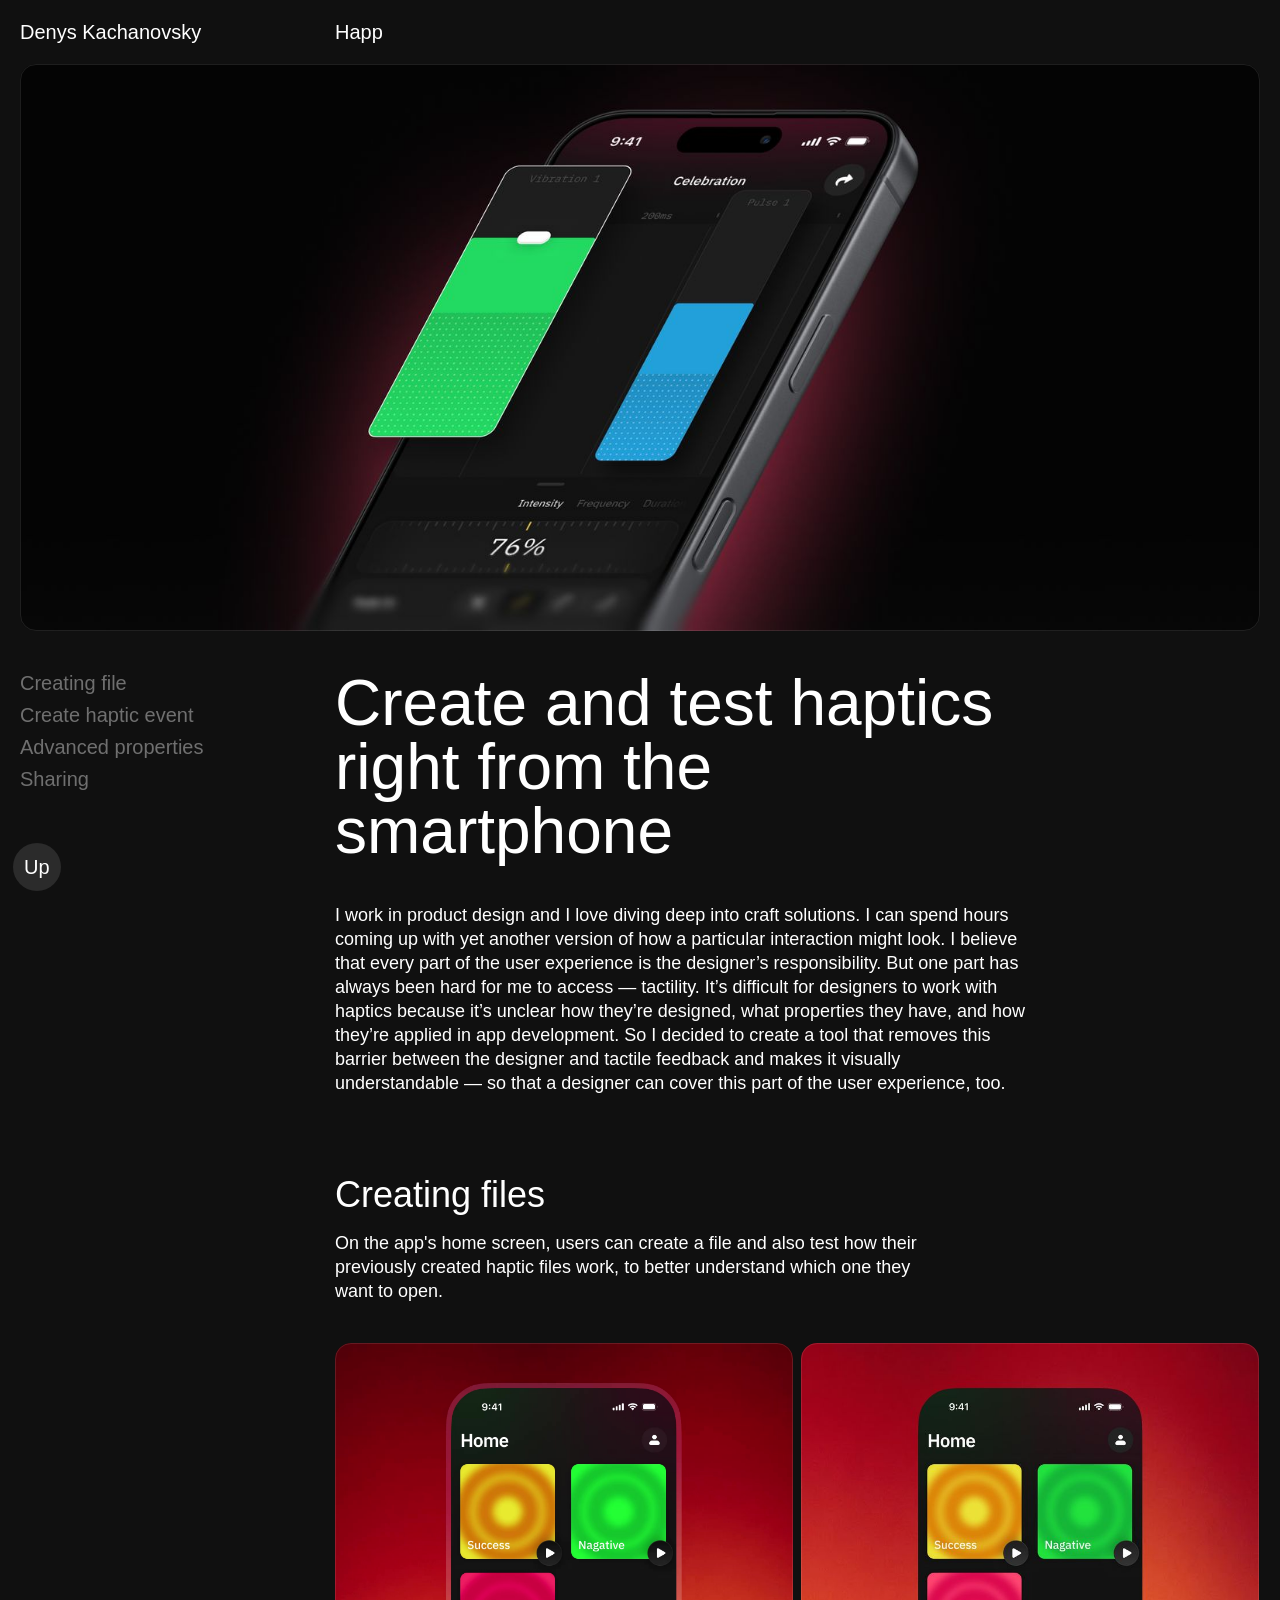
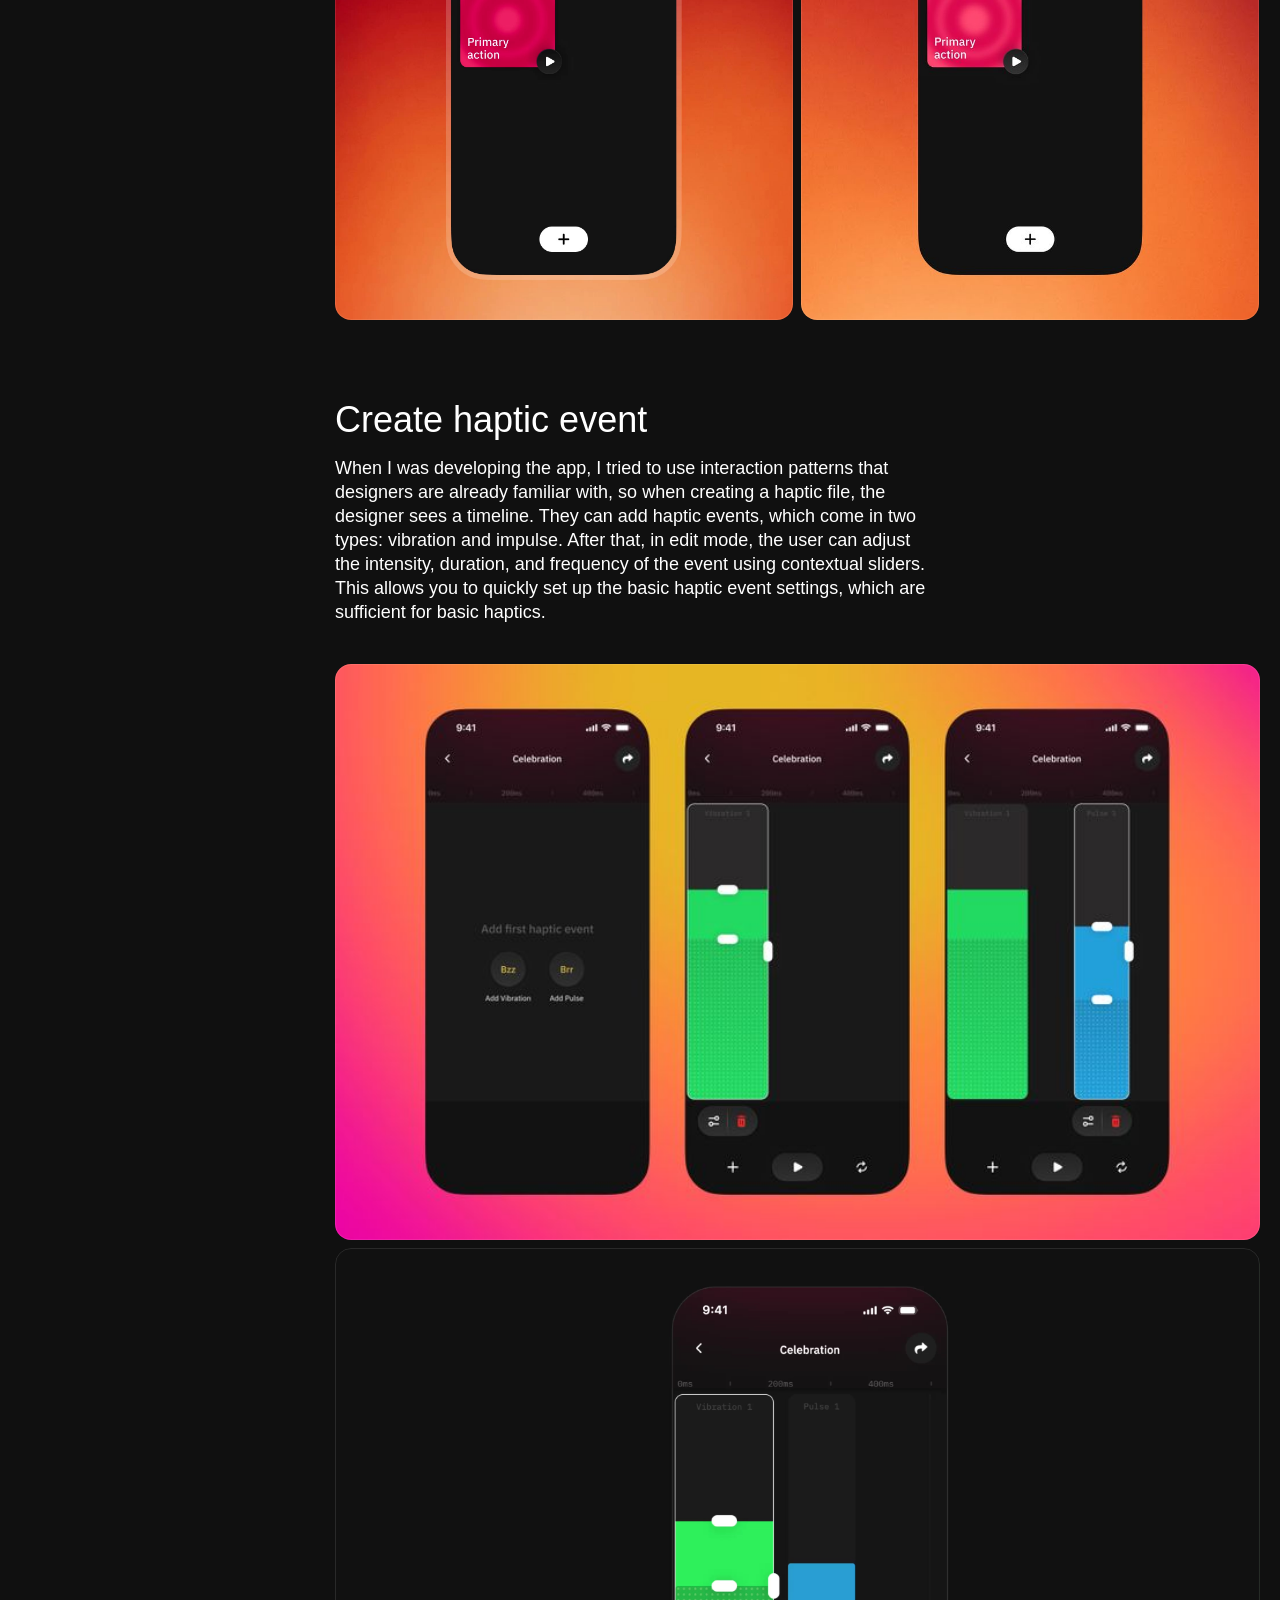
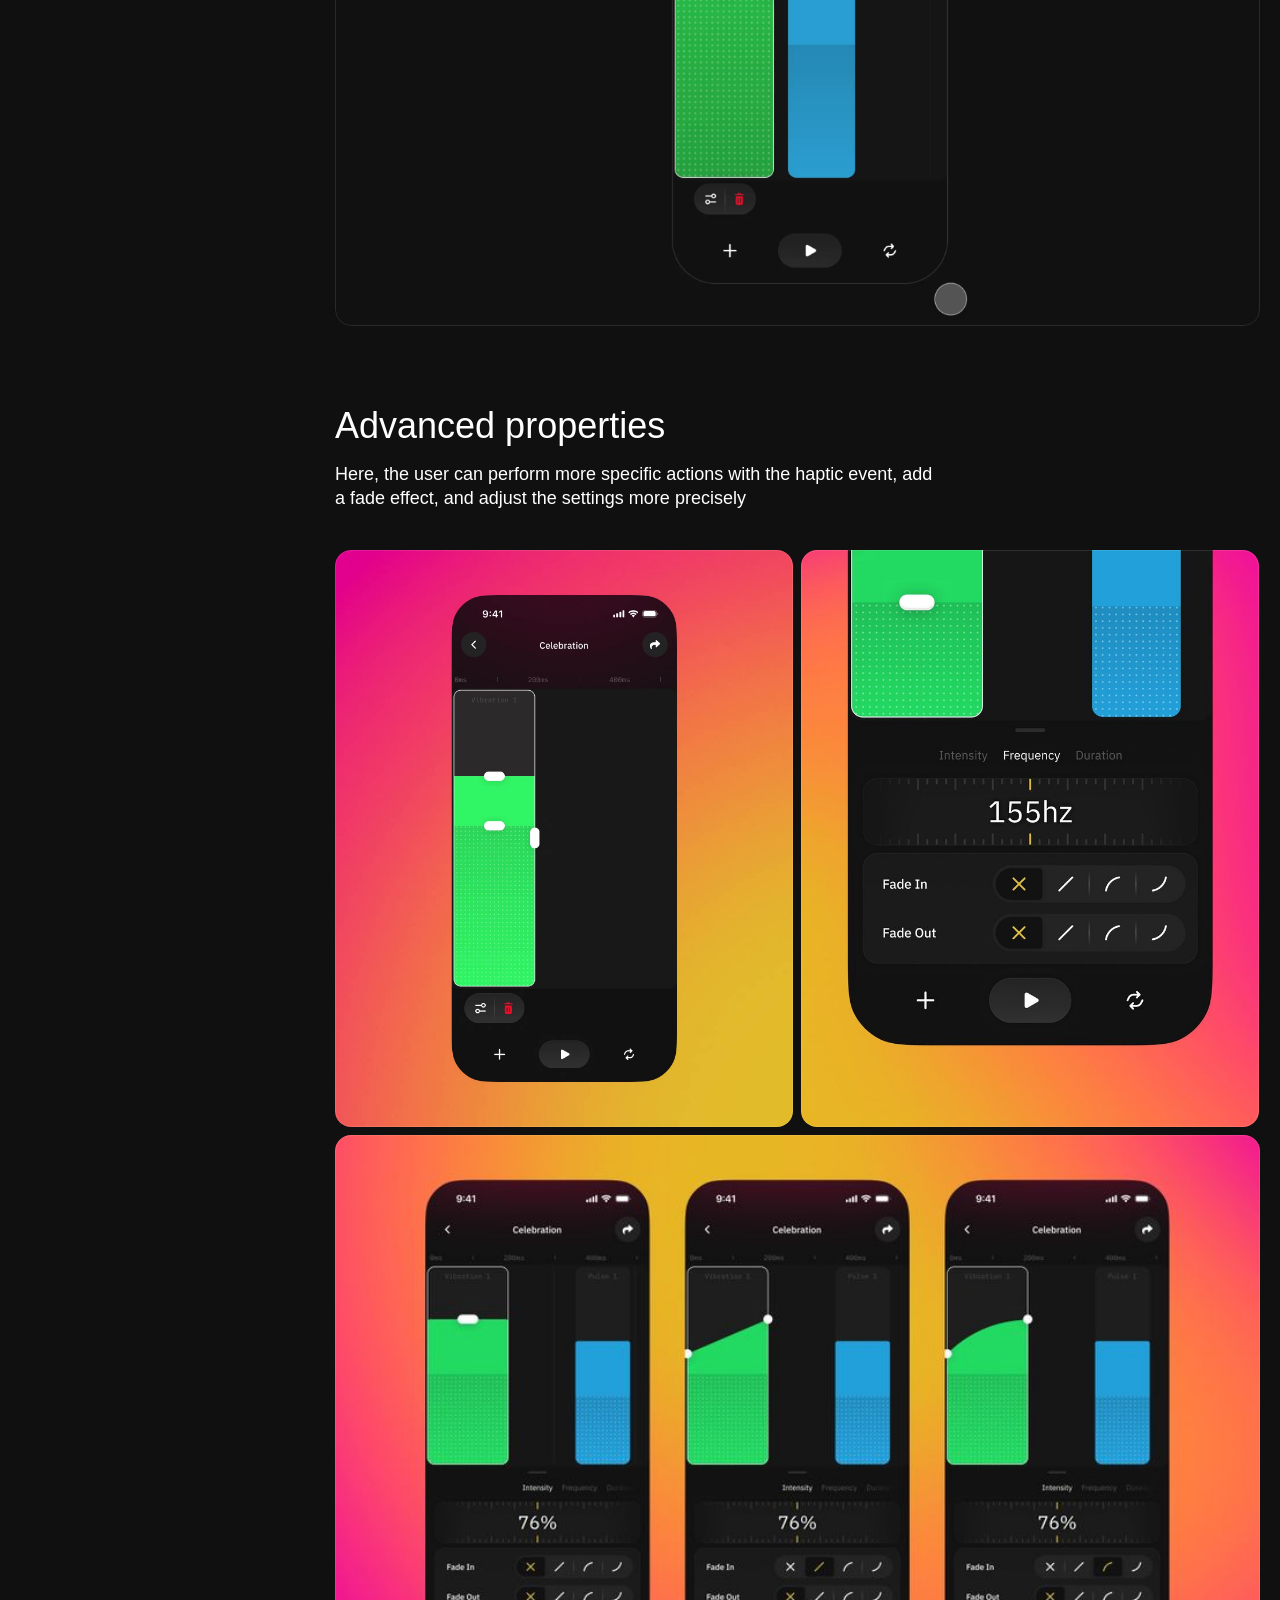
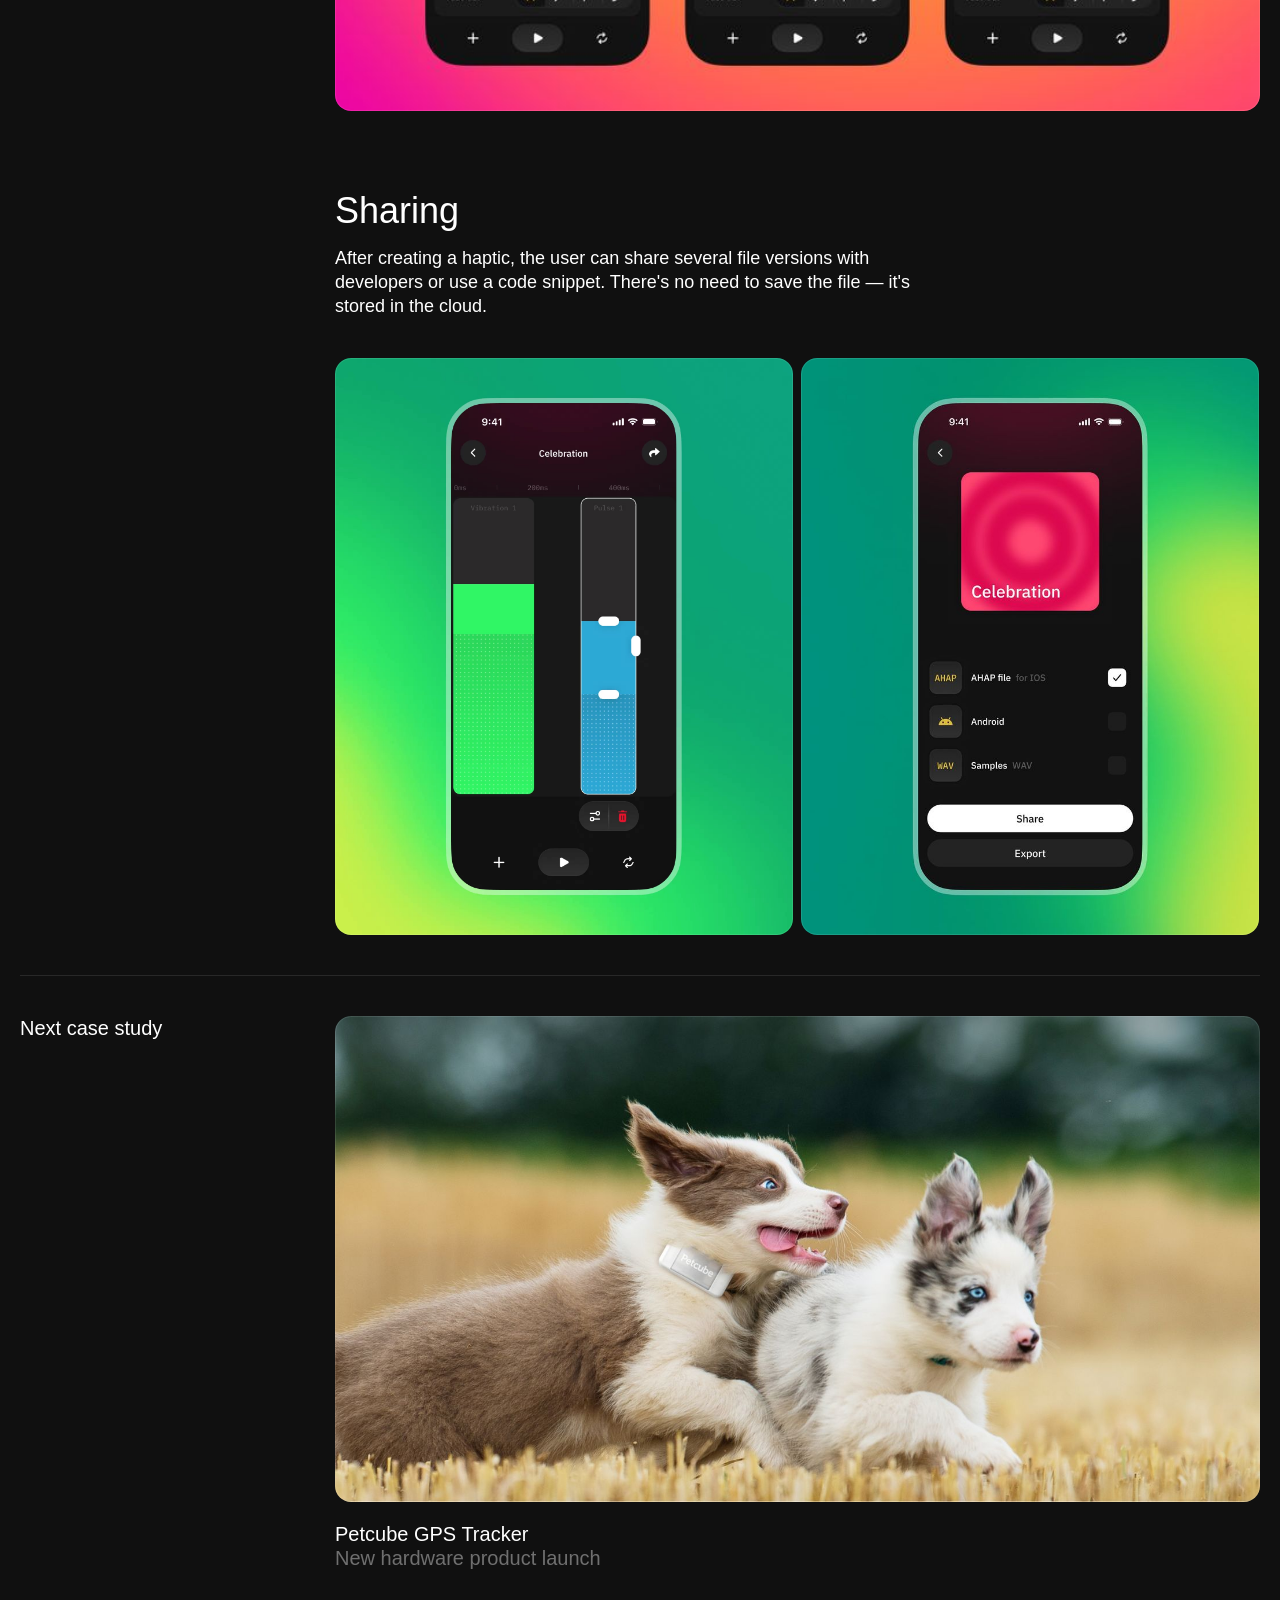
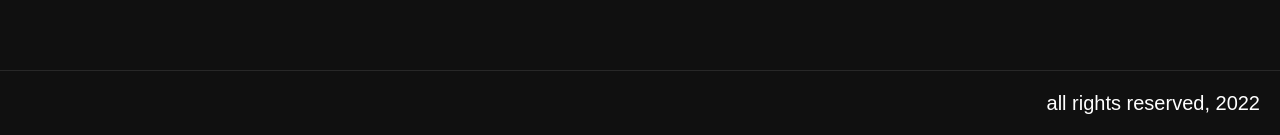
<file: happ/index.html>
<!DOCTYPE html>
<html lang="en">
<head>
<meta charset="utf-8"/>
<title>happ</title>
<meta content="happ" property="og:title"/>
<meta content="happ" name="twitter:title"/>
<meta content="width=device-width, initial-scale=1" name="viewport"/>
<link href="/assets/css/style.css" rel="stylesheet" type="text/css"/>
<link href="/assets/css/custom.css" rel="stylesheet" type="text/css"/>
<script>!function(o,c){var n=c.documentElement,t=" w-mod-";n.className+=t+"js",("ontouchstart"in o||o.DocumentTouch&&c instanceof DocumentTouch)&&(n.className+=t+"touch")}(window,document);</script>
<script>setTimeout(function(){if(!window.__revealReady)document.documentElement.classList.add("reveal-failsafe")},4000);</script>
</head>
<body class="body"><div><section id="top" class="hero"><div class="con _2 w-container"><div class="w-row"><div class="w-col w-col-3"><div data-reveal><a href="/" class="h3-low">Denys Kachanovsky</a></div></div><div class="w-col w-col-9"><div data-reveal class="header _20"><div><div class="h3-low">Happ</div></div></div></div></div></div></section><div class="cover-sec"><img data-reveal src="/assets/img/6ad61717fca7b9e293174c89_happ-cover.jpg" loading="eager" sizes="(max-width: 3840px) 100vw, 3840px" srcset="/assets/img/6ad61717fca7b9e293174c89_happ-cover-p-500.jpg 500w, /assets/img/6ad61717fca7b9e293174c89_happ-cover-p-800.jpg 800w, /assets/img/6ad61717fca7b9e293174c89_happ-cover-p-1080.jpg 1080w, /assets/img/6ad61717fca7b9e293174c89_happ-cover-p-1600.jpg 1600w, /assets/img/6ad61717fca7b9e293174c89_happ-cover-p-2000.jpg 2000w, /assets/img/6ad61717fca7b9e293174c89_happ-cover-p-2600.jpg 2600w, /assets/img/6ad61717fca7b9e293174c89_happ-cover-p-3200.jpg 3200w, /assets/img/6ad61717fca7b9e293174c89_happ-cover.jpg 3840w" alt="" class="image-9"/></div><div class="intro-sec"><div class="con _2 w-container"><div class="hero-col w-row"><div class="column-5 w-col w-col-3"><div class="sticky"><a href="#s1" class="h3-low _50">Creating file</a><a href="#s2" class="h3-low _50">Create haptic event</a><a href="#s3" class="h3-low _50">Advanced properties</a><a href="#s4" class="h3-low _50">Sharing</a></div></div><div class="column-7 w-col w-col-9"><div class="intro-wrapper"><h1 data-reveal class="h1 white">Create and test haptics right from the smartphone</h1><p data-reveal class="p">I work in product design and I love diving deep into craft solutions. I can spend hours coming up with yet another version of how a particular interaction might look. I believe that every part of the user experience is the designer’s responsibility. But one part has always been hard for me to access — tactility. It’s difficult for designers to work with haptics because it’s unclear how they’re designed, what properties they have, and how they’re applied in app development. So I decided to create a tool that removes this barrier between the designer and tactile feedback and makes it visually understandable — so that a designer can cover this part of the user experience, too.<br/></p></div><div id="s1" class="div-block-4"><div data-reveal class="gr-item _2"><h2 class="h2 upper">Creating files</h2><p class="p">On the app&#x27;s home screen, users can create a file and also test how their previously created haptic files work, to better understand which one they want to open.</p></div><div class="div-2col"><div data-reveal class="background-video w-background-video w-background-video-atom"><video autoplay="" loop="" muted="" playsinline="" preload="auto" poster="/assets/video/happ-creating-files.jpg" style="background-image:url(&quot;/assets/video/happ-creating-files.jpg&quot;)" data-object-fit="cover"><source src="/assets/video/happ-creating-files.mp4" type="video/mp4"/></video></div><img data-reveal src="/assets/img/6ac4aa4ab7ea3c0b7895f7e1_Frame-2610248.jpg" loading="lazy" sizes="(max-width: 767px) 96vw, (max-width: 991px) 541px, 700px" srcset="/assets/img/6ac4aa4ab7ea3c0b7895f7e1_Frame-2610248-p-500.jpg 500w, /assets/img/6ac4aa4ab7ea3c0b7895f7e1_Frame-2610248-p-800.jpg 800w, /assets/img/6ac4aa4ab7ea3c0b7895f7e1_Frame-2610248-p-1080.jpg 1080w, /assets/img/6ac4aa4ab7ea3c0b7895f7e1_Frame-2610248.jpg 2070w" alt="" class="image-13"/></div></div><div id="s2" class="div-block-4"><div data-reveal class="gr-item _2"><h2 class="h2 upper">Create haptic event</h2><p class="p">When I was developing the app, I tried to use interaction patterns that designers are already familiar with, so when creating a haptic file, the designer sees a timeline. They can add haptic events, which come in two types: vibration and impulse. After that, in edit mode, the user can adjust the intensity, duration, and frequency of the event using contextual sliders. This allows you to quickly set up the basic haptic event settings, which are sufficient for basic haptics.</p></div><div class="div-block-7"><img data-reveal src="/assets/img/6ac4aa4a0b934c62b94b785e_Frame-2610249.jpg" loading="lazy" sizes="(max-width: 767px) 96vw, (max-width: 991px) 541px, 700px" srcset="/assets/img/6ac4aa4a0b934c62b94b785e_Frame-2610249-p-500.jpg 500w, /assets/img/6ac4aa4a0b934c62b94b785e_Frame-2610249-p-800.jpg 800w, /assets/img/6ac4aa4a0b934c62b94b785e_Frame-2610249-p-1080.jpg 1080w, /assets/img/6ac4aa4a0b934c62b94b785e_Frame-2610249-p-1600.jpg 1600w, /assets/img/6ac4aa4a0b934c62b94b785e_Frame-2610249-p-2000.jpg 2000w, /assets/img/6ac4aa4a0b934c62b94b785e_Frame-2610249-p-2600.jpg 2600w, /assets/img/6ac4aa4a0b934c62b94b785e_Frame-2610249-p-3200.jpg 3200w, /assets/img/6ac4aa4a0b934c62b94b785e_Frame-2610249.jpg 4180w" alt="" class="image"/><div data-reveal class="background-video-copy w-background-video w-background-video-atom"><video autoplay="" loop="" muted="" playsinline="" preload="auto" poster="/assets/video/happ-create-haptic-event.jpg" style="background-image:url(&quot;/assets/video/happ-create-haptic-event.jpg&quot;)" data-object-fit="cover"><source src="/assets/video/happ-create-haptic-event.mp4" type="video/mp4"/></video></div></div></div><div id="s3" class="div-block-4"><div data-reveal class="gr-item _2"><h2 class="h2 upper">Advanced properties</h2><p class="p">Here, the user can perform more specific actions with the haptic event, add a fade effect, and adjust the settings more precisely</p></div><div class="div-block-6"><div class="div-2col"><div data-reveal class="background-video w-background-video w-background-video-atom"><video autoplay="" loop="" muted="" playsinline="" preload="auto" poster="/assets/video/happ-advanced-properties.jpg" style="background-image:url(&quot;/assets/video/happ-advanced-properties.jpg&quot;)" data-object-fit="cover"><source src="/assets/video/happ-advanced-properties.mp4" type="video/mp4"/></video></div><img data-reveal src="/assets/img/6ac4aa4ac10d9dc994c0a3bb_Frame-2610247.jpg" loading="lazy" sizes="(max-width: 767px) 96vw, (max-width: 991px) 541px, 700px" srcset="/assets/img/6ac4aa4ac10d9dc994c0a3bb_Frame-2610247-p-500.jpg 500w, /assets/img/6ac4aa4ac10d9dc994c0a3bb_Frame-2610247-p-800.jpg 800w, /assets/img/6ac4aa4ac10d9dc994c0a3bb_Frame-2610247-p-1080.jpg 1080w, /assets/img/6ac4aa4ac10d9dc994c0a3bb_Frame-2610247.jpg 2070w" alt="" class="image-13"/></div><img data-reveal src="/assets/img/6ac4aa4a3dcf295f5ce7c6c2_Frame-2610245.jpg" loading="lazy" sizes="(max-width: 767px) 96vw, (max-width: 991px) 541px, 700px" srcset="/assets/img/6ac4aa4a3dcf295f5ce7c6c2_Frame-2610245-p-500.jpg 500w, /assets/img/6ac4aa4a3dcf295f5ce7c6c2_Frame-2610245-p-800.jpg 800w, /assets/img/6ac4aa4a3dcf295f5ce7c6c2_Frame-2610245-p-1080.jpg 1080w, /assets/img/6ac4aa4a3dcf295f5ce7c6c2_Frame-2610245-p-1600.jpg 1600w, /assets/img/6ac4aa4a3dcf295f5ce7c6c2_Frame-2610245-p-2000.jpg 2000w, /assets/img/6ac4aa4a3dcf295f5ce7c6c2_Frame-2610245-p-2600.jpg 2600w, /assets/img/6ac4aa4a3dcf295f5ce7c6c2_Frame-2610245.jpg 4180w" alt="" class="image"/></div></div><div id="s4" class="div-block-4"><div data-reveal class="gr-item _2"><h2 class="h2 upper">Sharing</h2><p class="p">After creating a haptic, the user can share several file versions with developers or use a code snippet. There&#x27;s no need to save the file — it&#x27;s stored in the cloud.</p></div><div class="div-2col"><div data-reveal class="background-video w-background-video w-background-video-atom"><video autoplay="" loop="" muted="" playsinline="" preload="auto" poster="/assets/video/happ-sharing.jpg" style="background-image:url(&quot;/assets/video/happ-sharing.jpg&quot;)" data-object-fit="cover"><source src="/assets/video/happ-sharing.mp4" type="video/mp4"/></video></div><img data-reveal src="/assets/img/6ac4aa4a543937aea7ea2c86_Frame-2610243.jpg" loading="lazy" sizes="(max-width: 767px) 96vw, (max-width: 991px) 541px, 700px" srcset="/assets/img/6ac4aa4a543937aea7ea2c86_Frame-2610243-p-500.jpg 500w, /assets/img/6ac4aa4a543937aea7ea2c86_Frame-2610243-p-800.jpg 800w, /assets/img/6ac4aa4a543937aea7ea2c86_Frame-2610243-p-1080.jpg 1080w, /assets/img/6ac4aa4a543937aea7ea2c86_Frame-2610243.jpg 2070w" alt="" class="image-13"/></div></div></div></div><div class="divider"></div><div class="hero-col w-row"><div class="column-5 w-col w-col-3"><div data-reveal class="h3-low">Next case study</div></div><div class="column-7 w-col w-col-9"><a data-reveal href="/gps-tracker/" class="project-item w-inline-block"><div class="project-image"><img src="/assets/img/6ab3da6a4441d7d72432dc8b_Frame-2610181.jpg" loading="lazy" sizes="100vw" srcset="/assets/img/6ab3da6a4441d7d72432dc8b_Frame-2610181-p-500.jpg 500w, /assets/img/6ab3da6a4441d7d72432dc8b_Frame-2610181-p-800.jpg 800w, /assets/img/6ab3da6a4441d7d72432dc8b_Frame-2610181-p-1080.jpg 1080w, /assets/img/6ab3da6a4441d7d72432dc8b_Frame-2610181-p-1600.jpg 1600w, /assets/img/6ab3da6a4441d7d72432dc8b_Frame-2610181.jpg 1827w" alt="" class="cover-img"/></div><div class="project-desc"><div class="h3-low">Petcube GPS Tracker</div><div class="h3-low _50">New hardware product launch</div></div></a></div></div></div></div></div><footer class="footer"><div class="copy"><div class="h3-low">all rights reserved, 2022</div></div></footer><a href="#top" class="up w-inline-block"><div class="h3-low">Up</div></a><script src="/assets/js/main.js" defer></script><script src="/assets/js/ripple.js" defer></script></body>
</html>
</file>
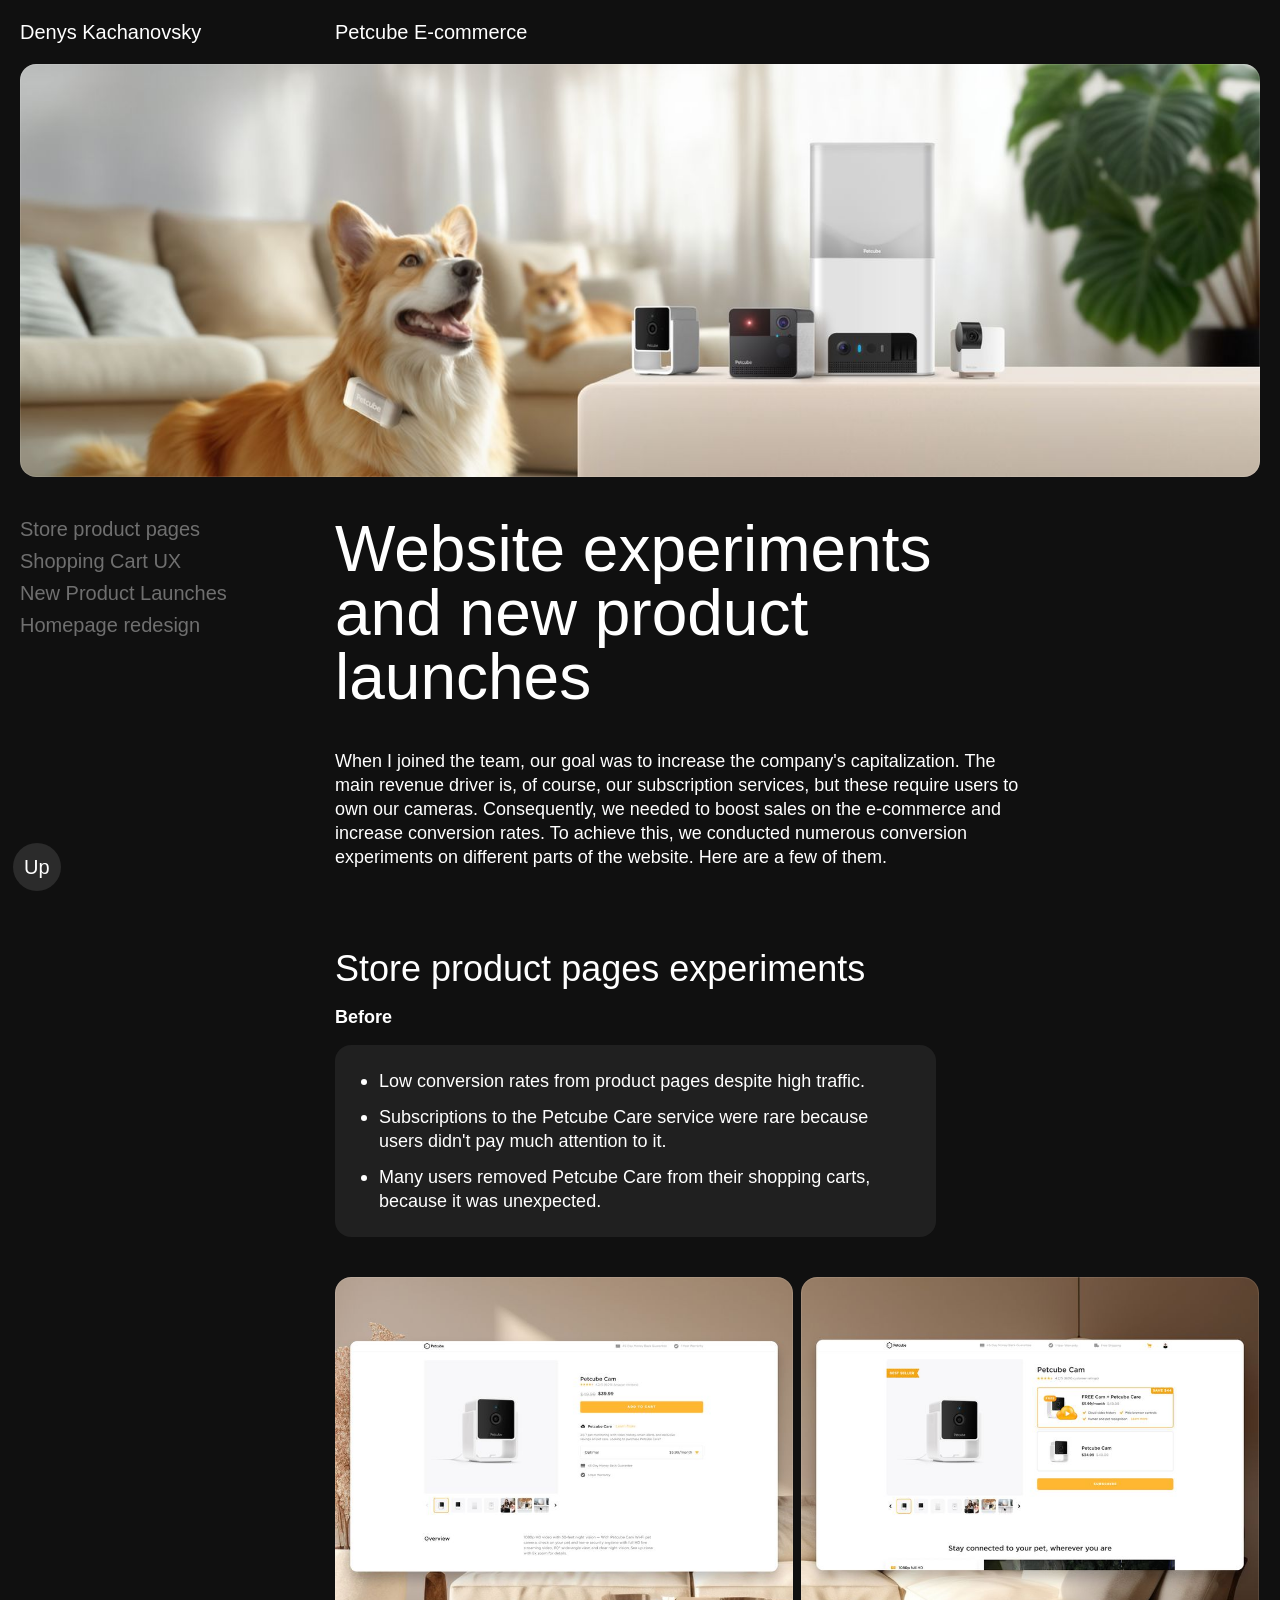
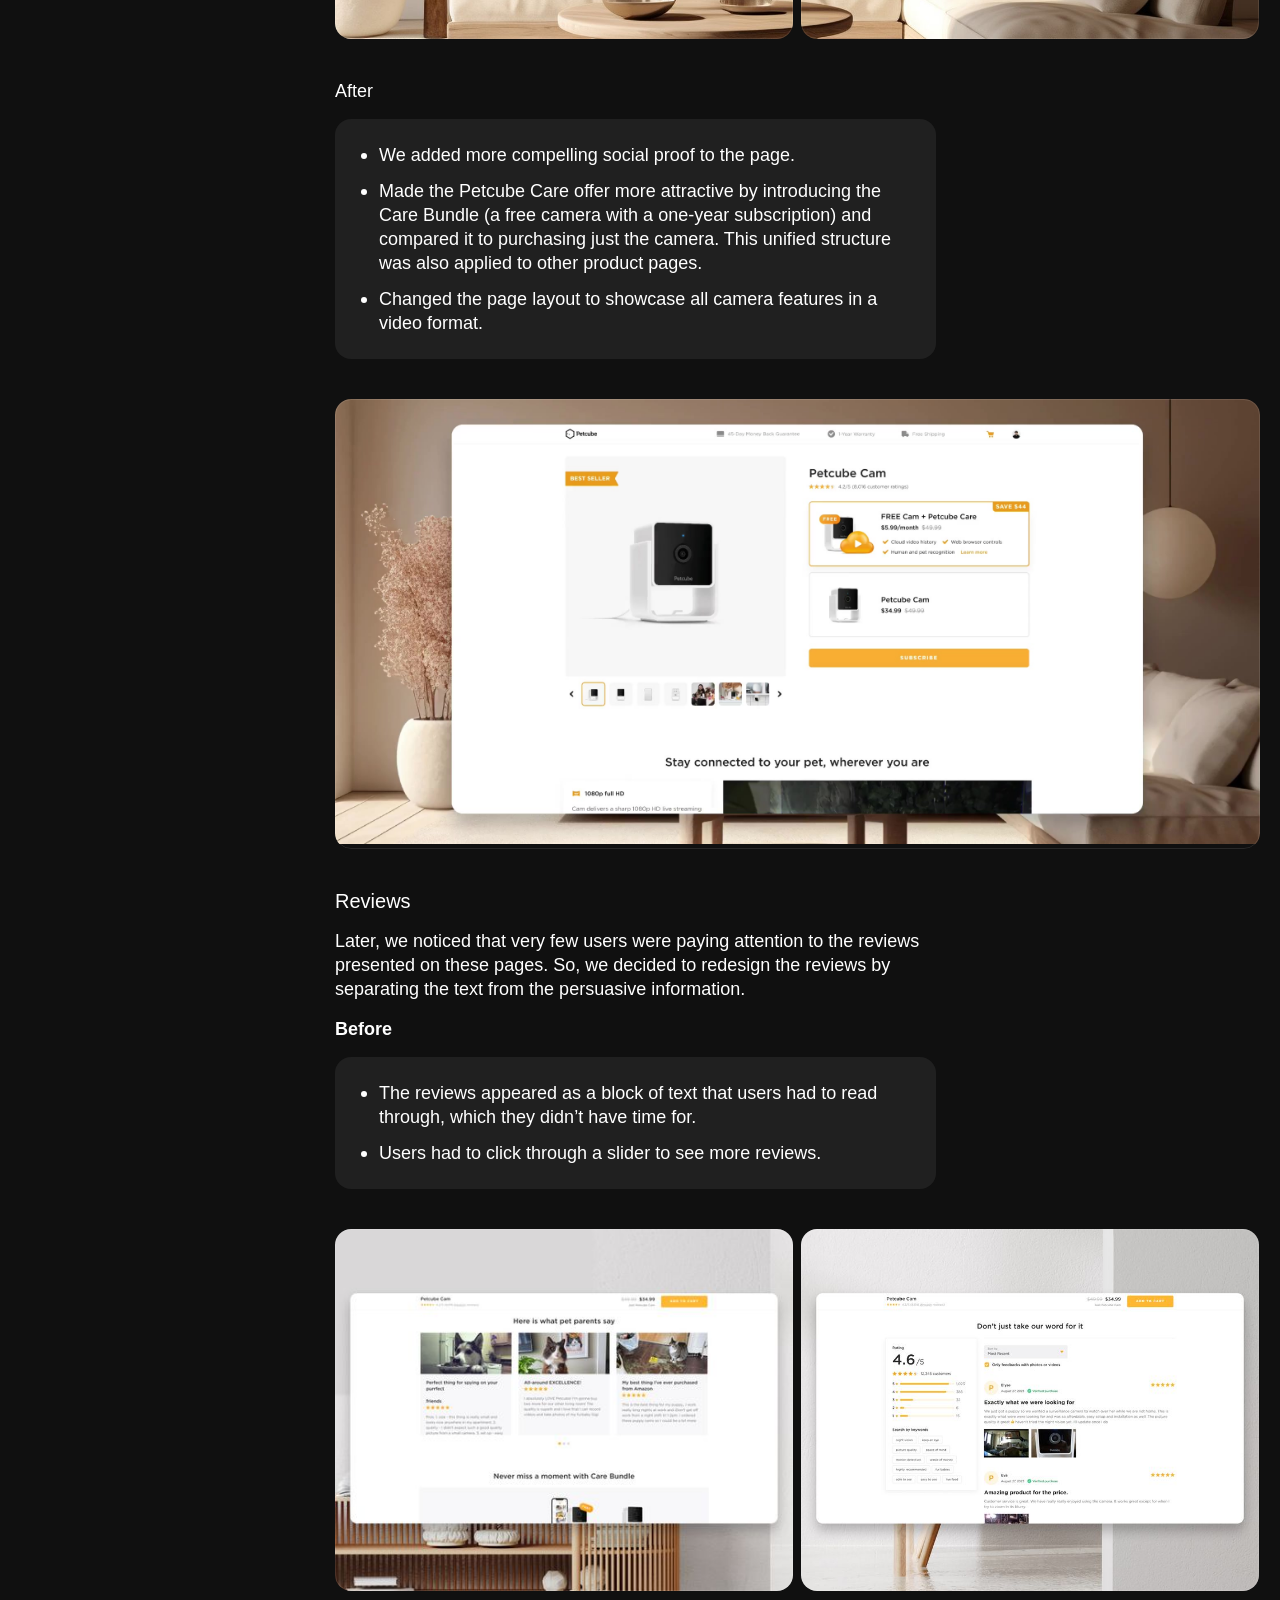
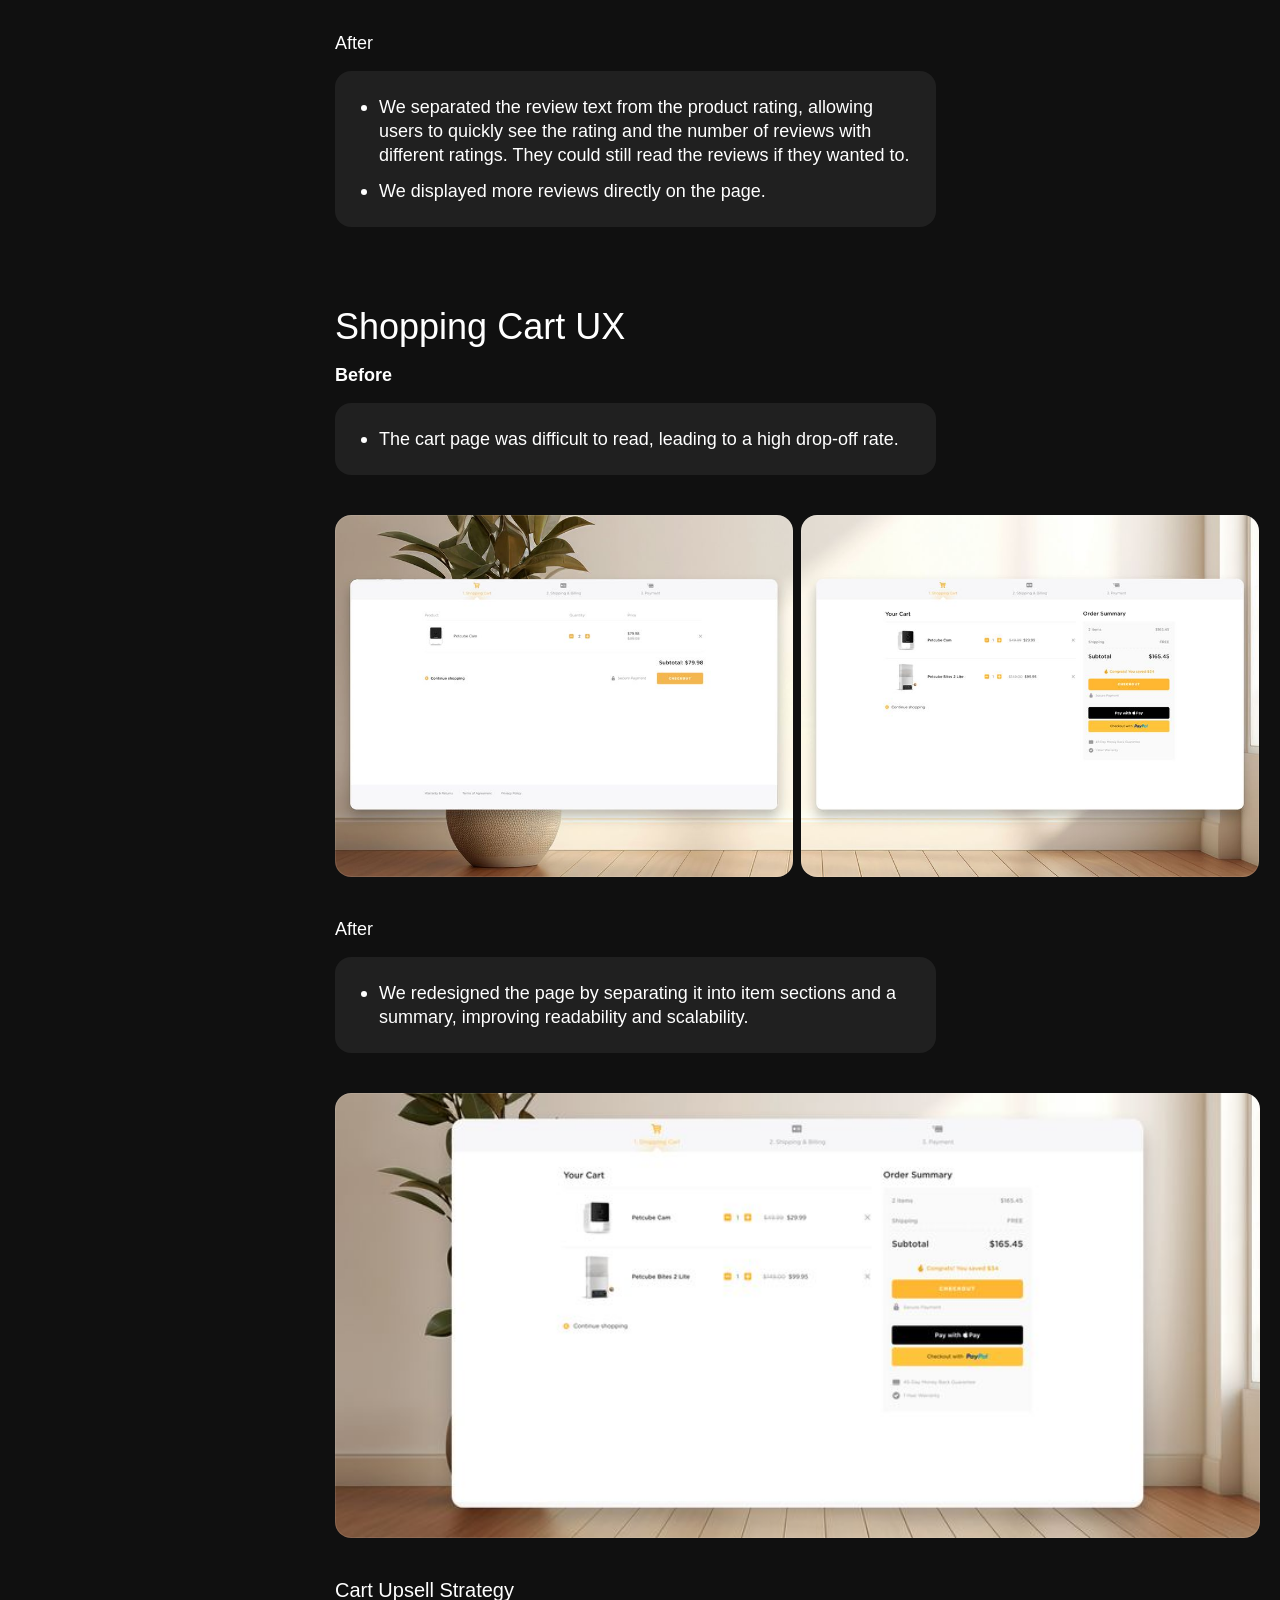
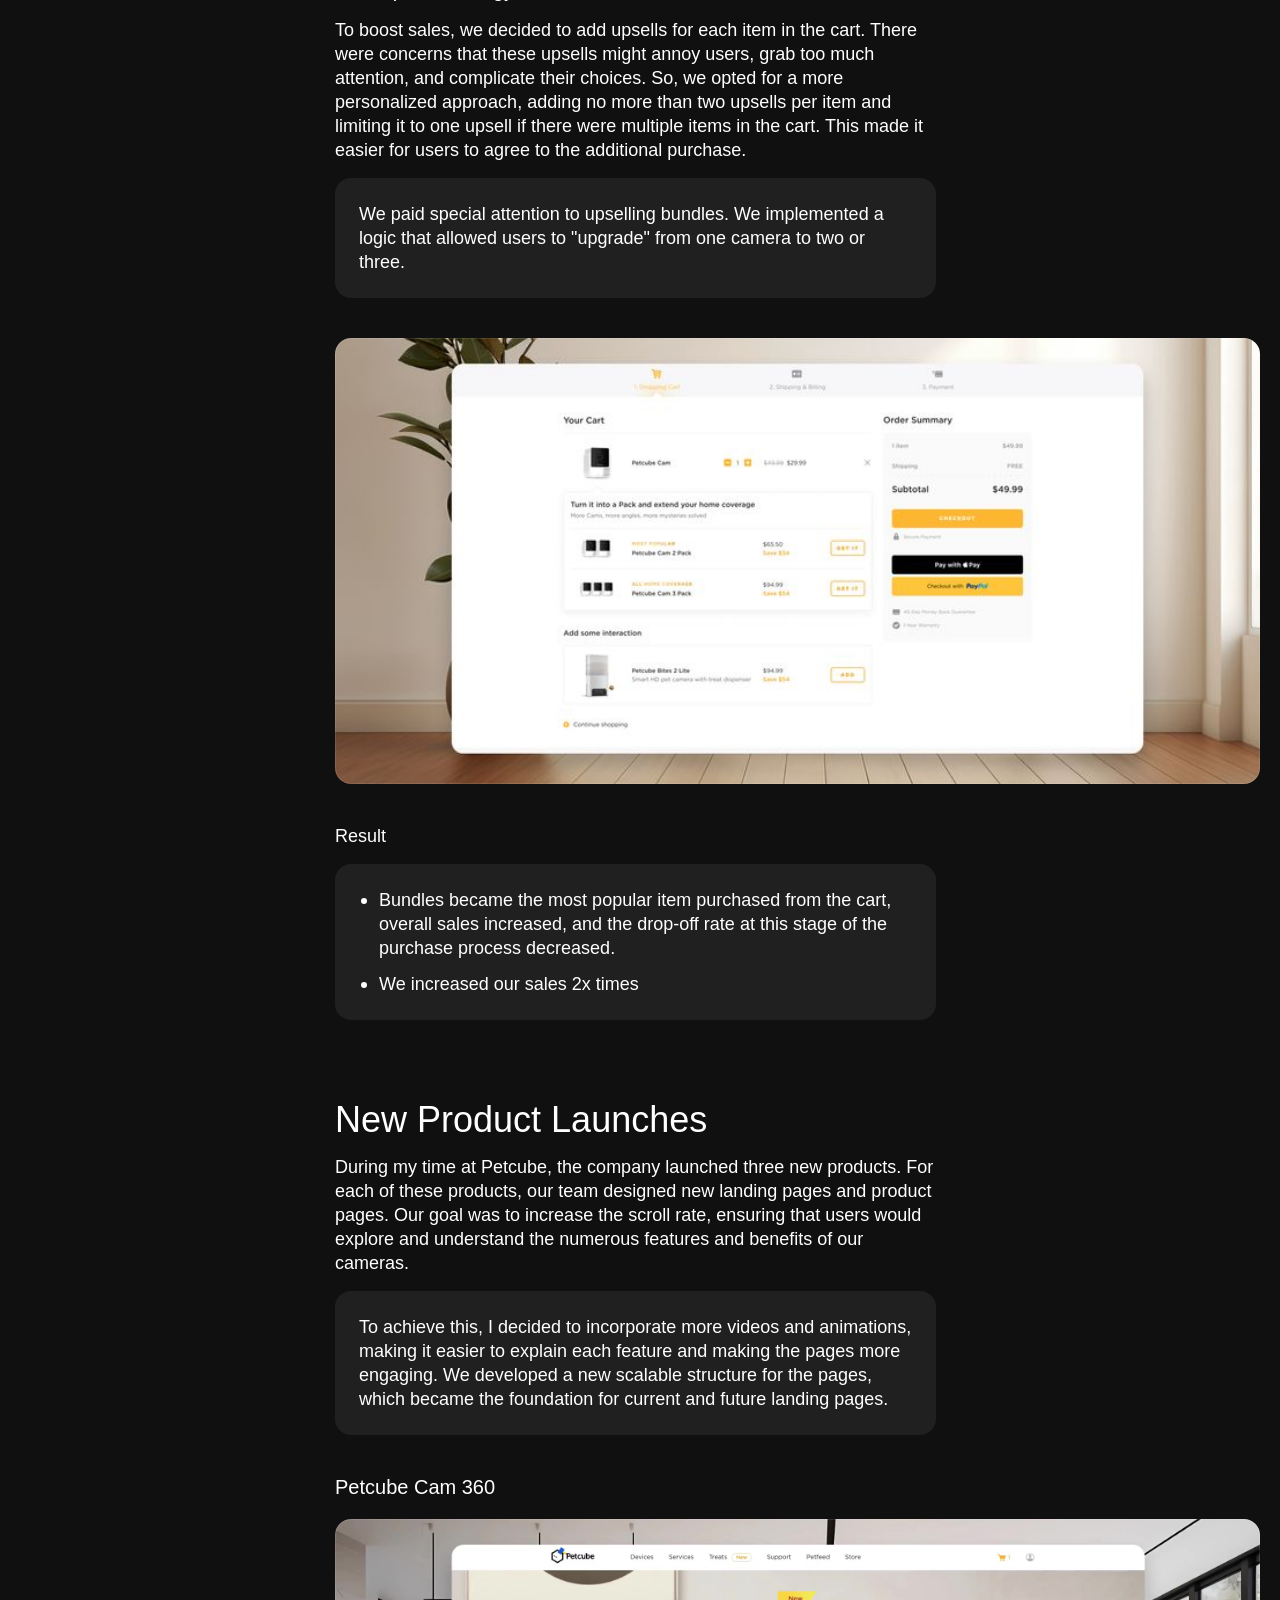
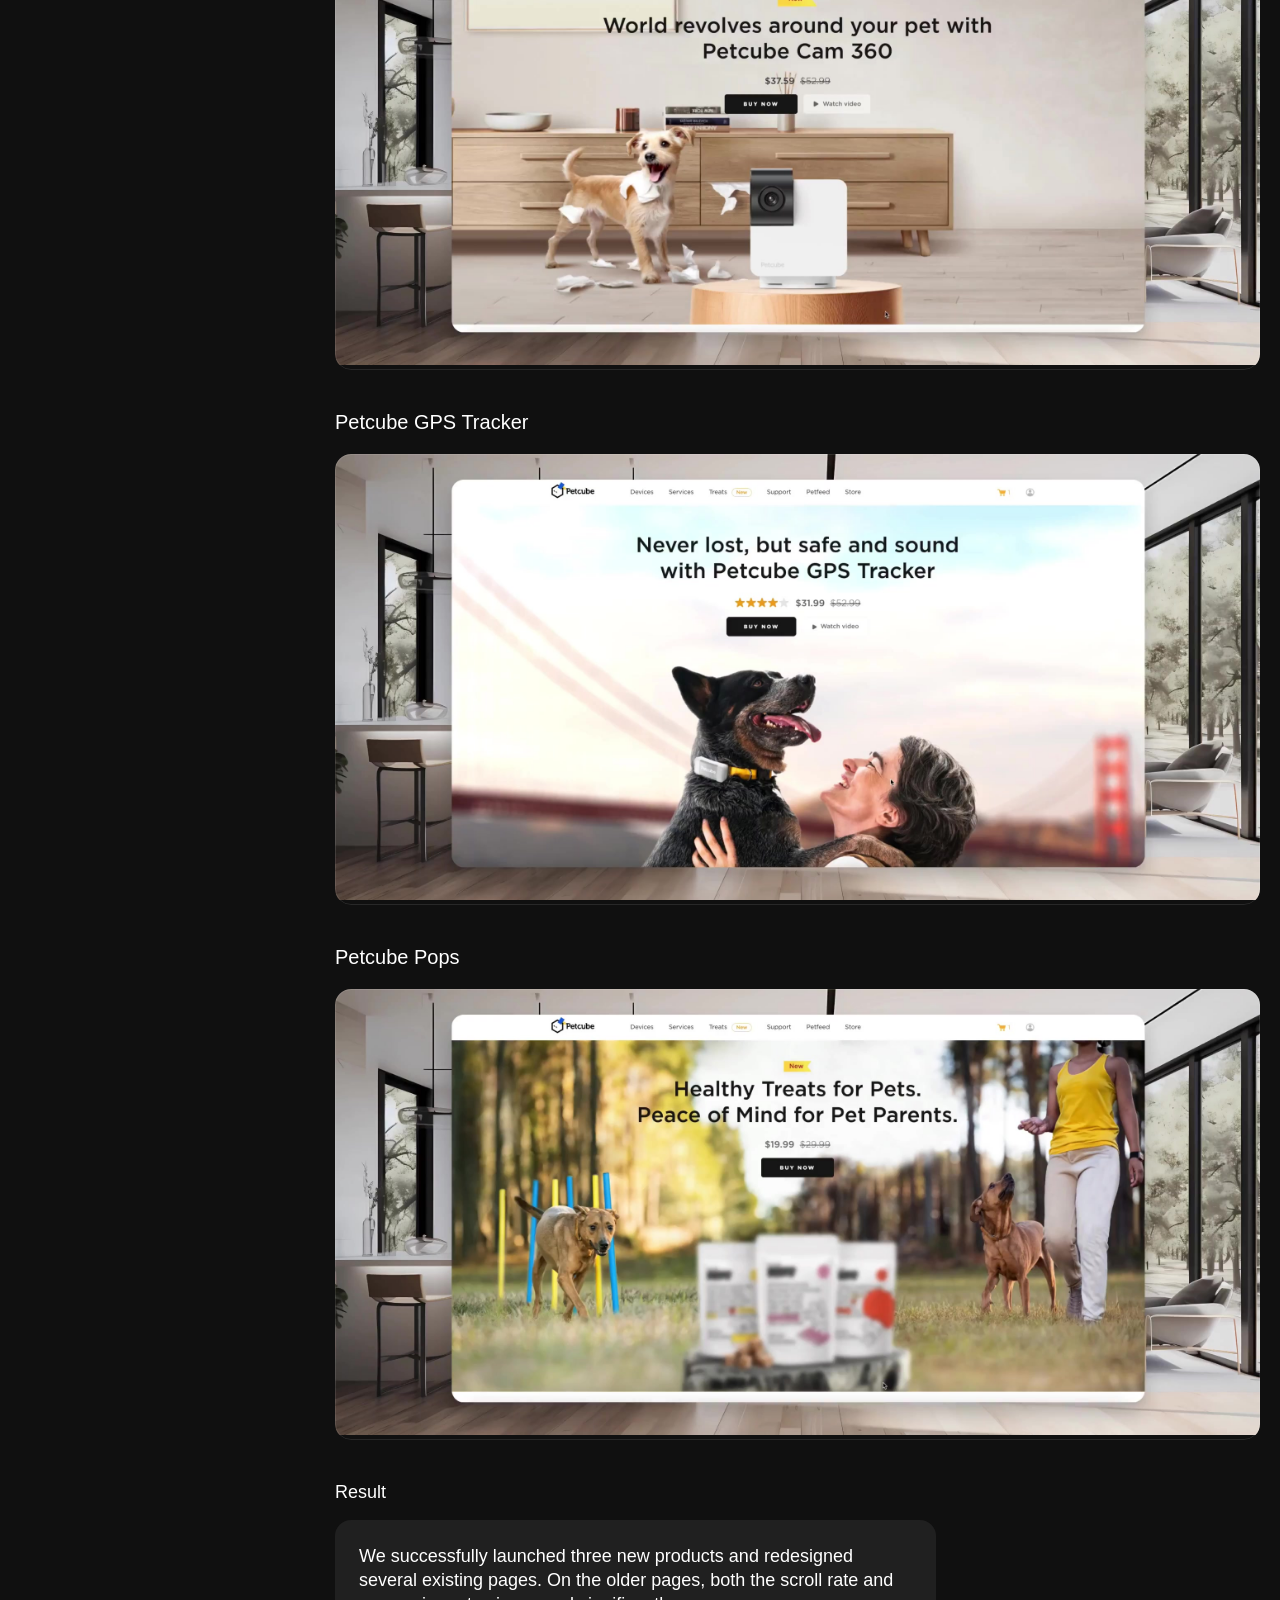
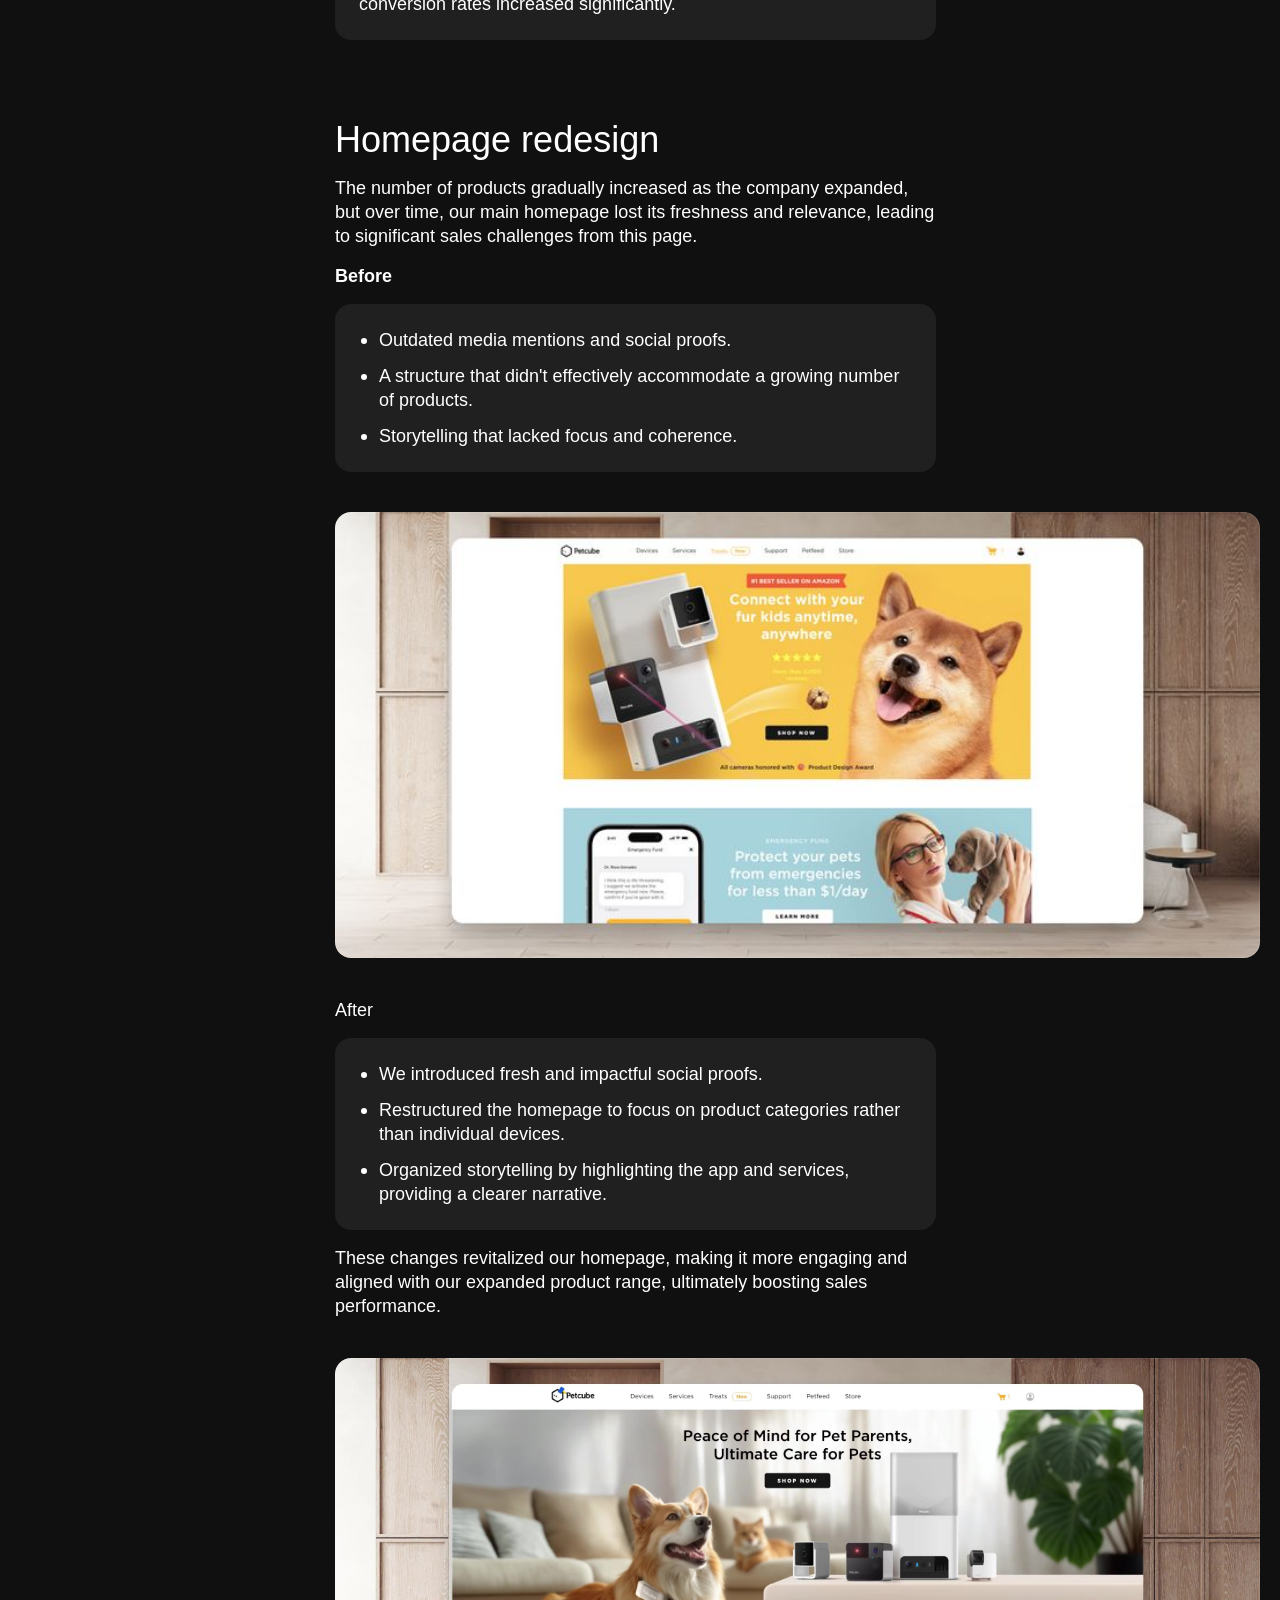
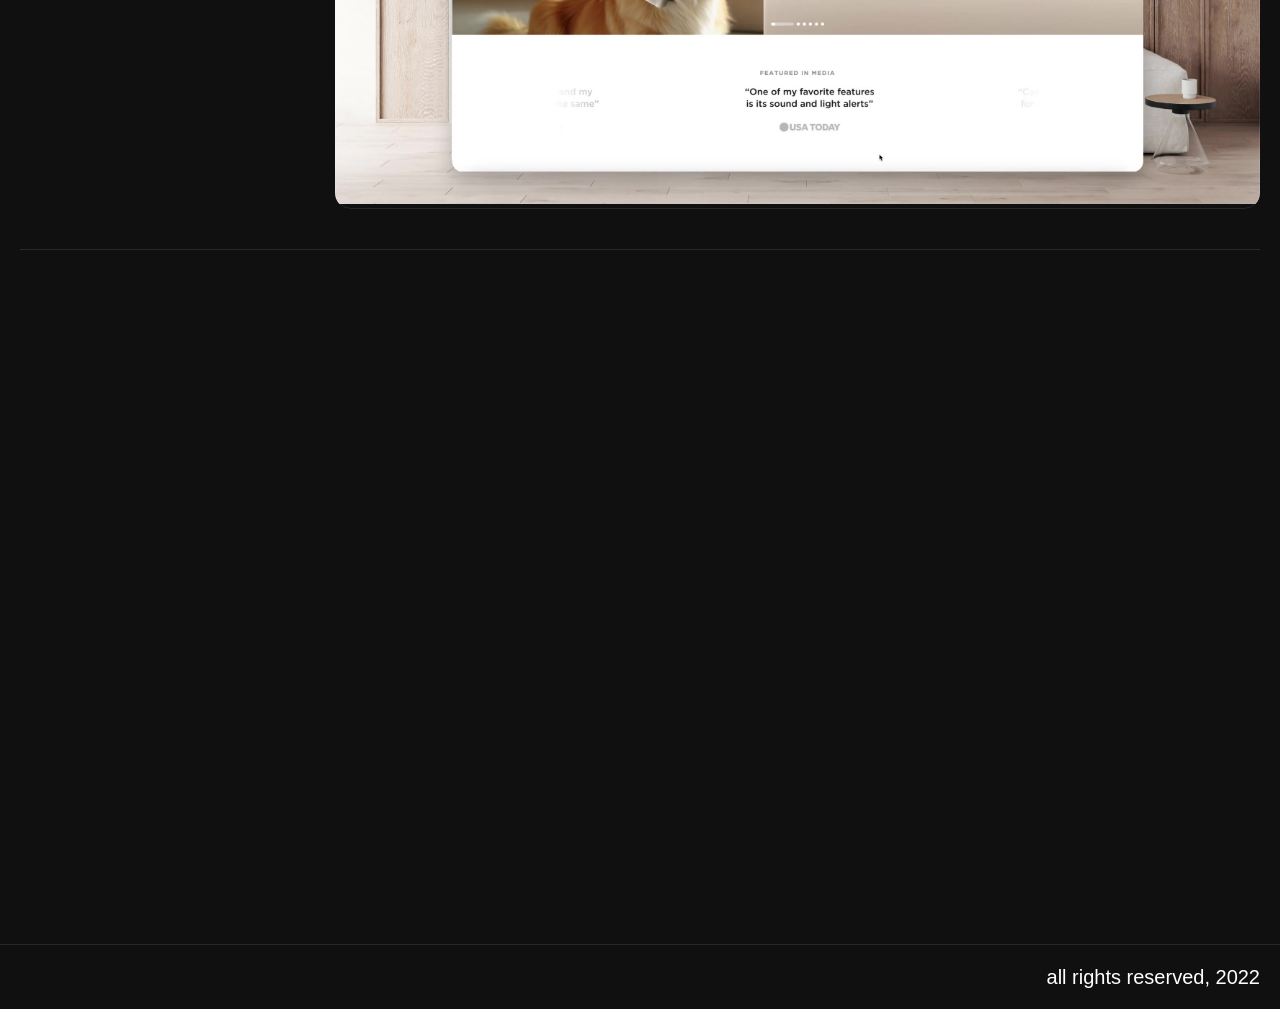
<file: petcube-e-commerce/index.html>
<!DOCTYPE html>
<html lang="en">
<head>
<meta charset="utf-8"/>
<title>Petcube E-commerce</title>
<meta content="Petcube E-commerce" property="og:title"/>
<meta content="Petcube E-commerce" name="twitter:title"/>
<meta content="width=device-width, initial-scale=1" name="viewport"/>
<link href="/assets/css/style.css" rel="stylesheet" type="text/css"/>
<link href="/assets/css/custom.css" rel="stylesheet" type="text/css"/>
<script>!function(o,c){var n=c.documentElement,t=" w-mod-";n.className+=t+"js",("ontouchstart"in o||o.DocumentTouch&&c instanceof DocumentTouch)&&(n.className+=t+"touch")}(window,document);</script>
<script>setTimeout(function(){if(!window.__revealReady)document.documentElement.classList.add("reveal-failsafe")},4000);</script>
</head>
<body class="body"><div><section id="top" class="hero"><div class="con _2 w-container"><div class="w-row"><div class="w-col w-col-3"><div data-reveal><a href="/" class="h3-low">Denys Kachanovsky</a></div></div><div class="w-col w-col-9"><div data-reveal class="header _20"><div><div class="h3-low">Petcube E-commerce</div></div></div></div></div></div></section><div class="cover-sec"><img data-reveal src="/assets/img/66845422c7c79a228f13a596_01---Main-banner.jpg" loading="eager" sizes="(max-width: 3840px) 100vw, 3840px" srcset="/assets/img/66845422c7c79a228f13a596_01---Main-banner-p-500.jpg 500w, /assets/img/66845422c7c79a228f13a596_01---Main-banner-p-800.jpg 800w, /assets/img/66845422c7c79a228f13a596_01---Main-banner-p-1080.jpg 1080w, /assets/img/66845422c7c79a228f13a596_01---Main-banner-p-1600.jpg 1600w, /assets/img/66845422c7c79a228f13a596_01---Main-banner-p-2000.jpg 2000w, /assets/img/66845422c7c79a228f13a596_01---Main-banner-p-2600.jpg 2600w, /assets/img/66845422c7c79a228f13a596_01---Main-banner-p-3200.jpg 3200w, /assets/img/66845422c7c79a228f13a596_01---Main-banner.jpg 3840w" alt="" class="image-9"/></div><div class="intro-sec"><div class="con _2 w-container"><div class="hero-col w-row"><div class="column-5 w-col w-col-3"><div class="sticky"><a href="#s1" class="h3-low _50">Store product pages</a><a href="#s2" class="h3-low _50">Shopping Cart UX</a><a href="#s3" class="h3-low _50">New Product Launches</a><a href="#s4" class="h3-low _50">Homepage redesign</a></div></div><div class="column-7 w-col w-col-9"><div class="intro-wrapper"><h1 data-reveal class="h1 white">Website experiments and new product launches</h1><p data-reveal class="p">When I joined the team, our goal was to increase the company&#x27;s capitalization. The main revenue driver is, of course, our subscription services, but these require users to own our cameras. Consequently, we needed to boost sales on the e-commerce and increase conversion rates. To achieve this, we conducted numerous conversion experiments on different parts of the website. Here are a few of them.<br/></p></div><div id="s1" class="div-block-4"><div data-reveal class="gr-item _2"><h2 class="h2 upper">Store product pages experiments</h2><p class="p"><strong>Before</strong></p><div class="wrapper-grey"><ol role="list" class="list"><li class="list-item"><p class="p">Low conversion rates from product pages despite high traffic.<br/></p></li><li class="list-item"><p class="p">Subscriptions to the Petcube Care service were rare because users didn&#x27;t pay much attention to it.</p></li><li class="list-item"><p class="p">Many users removed Petcube Care from their shopping carts, because it was unexpected.<br/></p></li></ol></div></div><div class="div-2col"><img data-reveal src="/assets/img/6684fa59e5fda663bd94d451_e-com.jpg" loading="lazy" sizes="(max-width: 767px) 96vw, (max-width: 991px) 541px, 700px" srcset="/assets/img/6684fa59e5fda663bd94d451_e-com-p-500.jpg 500w, /assets/img/6684fa59e5fda663bd94d451_e-com-p-800.jpg 800w, /assets/img/6684fa59e5fda663bd94d451_e-com-p-1080.jpg 1080w, /assets/img/6684fa59e5fda663bd94d451_e-com-p-1600.jpg 1600w, /assets/img/6684fa59e5fda663bd94d451_e-com-p-2000.jpg 2000w, /assets/img/6684fa59e5fda663bd94d451_e-com-p-2600.jpg 2600w, /assets/img/6684fa59e5fda663bd94d451_e-com-p-3200.jpg 3200w, /assets/img/6684fa59e5fda663bd94d451_e-com.jpg 3256w" alt="" class="image-13"/><img data-reveal src="/assets/img/6684fa594c2db43accc17804_e-com-1.jpg" loading="lazy" sizes="(max-width: 767px) 96vw, (max-width: 991px) 541px, 700px" srcset="/assets/img/6684fa594c2db43accc17804_e-com-1-p-500.jpg 500w, /assets/img/6684fa594c2db43accc17804_e-com-1-p-800.jpg 800w, /assets/img/6684fa594c2db43accc17804_e-com-1-p-1080.jpg 1080w, /assets/img/6684fa594c2db43accc17804_e-com-1-p-1600.jpg 1600w, /assets/img/6684fa594c2db43accc17804_e-com-1-p-2000.jpg 2000w, /assets/img/6684fa594c2db43accc17804_e-com-1-p-2600.jpg 2600w, /assets/img/6684fa594c2db43accc17804_e-com-1-p-3200.jpg 3200w, /assets/img/6684fa594c2db43accc17804_e-com-1.jpg 3256w" alt="" class="image-13"/></div><div data-reveal class="gr-item _2"><p class="p">After</p><div class="wrapper-grey"><ol role="list" class="list"><li class="list-item"><p class="p">We added more compelling social proof to the page.<br/></p></li><li class="list-item"><p class="p">Made the Petcube Care offer more attractive by introducing the Care Bundle (a free camera with a one-year subscription) and compared it to purchasing just the camera. This unified structure was also applied to other product pages.</p></li><li class="list-item"><p class="p">Changed the page layout to showcase all camera features in a video format.<br/></p></li></ol></div></div><div data-reveal class="video-con"><div class="w-embed"><video src="/assets/video/petcube-ecommerce-1.mp4" poster="/assets/video/petcube-ecommerce-1.jpg" width="100%" loop="loop" muted="muted" playsinline="" autoplay="autoplay"></video></div></div><div data-reveal class="gr-item _2"><h2 class="h3-low">Reviews</h2><p class="p">Later, we noticed that very few users were paying attention to the reviews presented on these pages. So, we decided to redesign the reviews by separating the text from the persuasive information.</p><p class="p"><strong>Before</strong></p><div class="wrapper-grey"><ol role="list" class="list"><li class="list-item"><p class="p">The reviews appeared as a block of text that users had to read through, which they didn’t have time for.<br/></p></li><li class="list-item"><p class="p">Users had to click through a slider to see more reviews.</p></li></ol></div></div><div class="div-2col"><img data-reveal src="/assets/img/668502c5add478676569a70f_e-com-3.jpg" loading="lazy" width="125" sizes="125px" alt="" srcset="/assets/img/668502c5add478676569a70f_e-com-3-p-500.jpg 500w, /assets/img/668502c5add478676569a70f_e-com-3-p-800.jpg 800w, /assets/img/668502c5add478676569a70f_e-com-3-p-1080.jpg 1080w, /assets/img/668502c5add478676569a70f_e-com-3-p-1600.jpg 1600w, /assets/img/668502c5add478676569a70f_e-com-3-p-2000.jpg 2000w, /assets/img/668502c5add478676569a70f_e-com-3-p-2600.jpg 2600w, /assets/img/668502c5add478676569a70f_e-com-3-p-3200.jpg 3200w, /assets/img/668502c5add478676569a70f_e-com-3.jpg 3256w" class="image-13"/><img data-reveal src="/assets/img/668502c5a30a7a29104c8456_e-com-2.jpg" loading="lazy" sizes="(max-width: 767px) 96vw, (max-width: 991px) 541px, 700px" srcset="/assets/img/668502c5a30a7a29104c8456_e-com-2-p-500.jpg 500w, /assets/img/668502c5a30a7a29104c8456_e-com-2-p-800.jpg 800w, /assets/img/668502c5a30a7a29104c8456_e-com-2-p-1080.jpg 1080w, /assets/img/668502c5a30a7a29104c8456_e-com-2-p-1600.jpg 1600w, /assets/img/668502c5a30a7a29104c8456_e-com-2-p-2000.jpg 2000w, /assets/img/668502c5a30a7a29104c8456_e-com-2-p-2600.jpg 2600w, /assets/img/668502c5a30a7a29104c8456_e-com-2-p-3200.jpg 3200w, /assets/img/668502c5a30a7a29104c8456_e-com-2.jpg 3256w" alt="" class="image-13"/></div><div data-reveal class="gr-item _2"><p class="p">After</p><div class="wrapper-grey"><ol role="list" class="list"><li class="list-item"><p class="p">We separated the review text from the product rating, allowing users to quickly see the rating and the number of reviews with different ratings. They could still read the reviews if they wanted to.<br/></p></li><li class="list-item"><p class="p">We displayed more reviews directly on the page.</p></li></ol></div></div></div><div id="s2" class="div-block-4"><div data-reveal class="gr-item _2"><h2 class="h2 upper">Shopping Cart UX</h2><p class="p"><strong>Before</strong></p><div class="wrapper-grey"><ol role="list" class="list"><li class="list-item"><p class="p">The cart page was difficult to read, leading to a high drop-off rate.<br/></p></li></ol></div></div><div class="div-2col"><img data-reveal src="/assets/img/668502c42492ff79aa2c41c2_e-com-4.jpg" loading="lazy" sizes="(max-width: 767px) 96vw, (max-width: 991px) 541px, 700px" srcset="/assets/img/668502c42492ff79aa2c41c2_e-com-4-p-500.jpg 500w, /assets/img/668502c42492ff79aa2c41c2_e-com-4-p-800.jpg 800w, /assets/img/668502c42492ff79aa2c41c2_e-com-4-p-1080.jpg 1080w, /assets/img/668502c42492ff79aa2c41c2_e-com-4-p-1600.jpg 1600w, /assets/img/668502c42492ff79aa2c41c2_e-com-4-p-2000.jpg 2000w, /assets/img/668502c42492ff79aa2c41c2_e-com-4-p-2600.jpg 2600w, /assets/img/668502c42492ff79aa2c41c2_e-com-4-p-3200.jpg 3200w, /assets/img/668502c42492ff79aa2c41c2_e-com-4.jpg 3256w" alt="" class="image-13"/><img data-reveal src="/assets/img/668502c4da6527676a0bc9eb_e-com-5.jpg" loading="lazy" sizes="(max-width: 767px) 96vw, (max-width: 991px) 541px, 700px" srcset="/assets/img/668502c4da6527676a0bc9eb_e-com-5-p-500.jpg 500w, /assets/img/668502c4da6527676a0bc9eb_e-com-5-p-800.jpg 800w, /assets/img/668502c4da6527676a0bc9eb_e-com-5-p-1080.jpg 1080w, /assets/img/668502c4da6527676a0bc9eb_e-com-5-p-1600.jpg 1600w, /assets/img/668502c4da6527676a0bc9eb_e-com-5-p-2000.jpg 2000w, /assets/img/668502c4da6527676a0bc9eb_e-com-5-p-2600.jpg 2600w, /assets/img/668502c4da6527676a0bc9eb_e-com-5-p-3200.jpg 3200w, /assets/img/668502c4da6527676a0bc9eb_e-com-5.jpg 3256w" alt="" class="image-13"/></div><div data-reveal class="gr-item _2"><p class="p">After</p><div class="wrapper-grey"><ol role="list" class="list"><li class="list-item"><p class="p">We redesigned the page by separating it into item sections and a summary, improving readability and scalability.<br/></p></li></ol></div></div><img data-reveal src="/assets/img/668423e393ae7aea9eb94914_Frame-2610172.jpg" loading="lazy" sizes="(max-width: 767px) 96vw, (max-width: 991px) 541px, 700px" srcset="/assets/img/668423e393ae7aea9eb94914_Frame-2610172-p-500.jpg 500w, /assets/img/668423e393ae7aea9eb94914_Frame-2610172-p-800.jpg 800w, /assets/img/668423e393ae7aea9eb94914_Frame-2610172-p-1080.jpg 1080w, /assets/img/668423e393ae7aea9eb94914_Frame-2610172-p-1600.jpg 1600w, /assets/img/668423e393ae7aea9eb94914_Frame-2610172-p-2000.jpg 2000w, /assets/img/668423e393ae7aea9eb94914_Frame-2610172-p-2600.jpg 2600w, /assets/img/668423e393ae7aea9eb94914_Frame-2610172-p-3200.jpg 3200w, /assets/img/668423e393ae7aea9eb94914_Frame-2610172.jpg 3852w" alt="" class="image"/><div data-reveal class="gr-item _2"><h2 class="h3-low">Cart Upsell Strategy</h2><p class="p">To boost sales, we decided to add upsells for each item in the cart. There were concerns that these upsells might annoy users, grab too much attention, and complicate their choices. So, we opted for a more personalized approach, adding no more than two upsells per item and limiting it to one upsell if there were multiple items in the cart. This made it easier for users to agree to the additional purchase.</p><div class="wrapper-grey"><p class="p">We paid special attention to upselling bundles. We implemented a logic that allowed users to &quot;upgrade&quot; from one camera to two or three.</p></div></div><img data-reveal src="/assets/img/6684251d8cb9e1a0ad6aa741_Frame-2610173.jpg" loading="lazy" sizes="(max-width: 767px) 96vw, (max-width: 991px) 541px, 700px" srcset="/assets/img/6684251d8cb9e1a0ad6aa741_Frame-2610173-p-500.jpg 500w, /assets/img/6684251d8cb9e1a0ad6aa741_Frame-2610173-p-800.jpg 800w, /assets/img/6684251d8cb9e1a0ad6aa741_Frame-2610173-p-1080.jpg 1080w, /assets/img/6684251d8cb9e1a0ad6aa741_Frame-2610173-p-1600.jpg 1600w, /assets/img/6684251d8cb9e1a0ad6aa741_Frame-2610173-p-2000.jpg 2000w, /assets/img/6684251d8cb9e1a0ad6aa741_Frame-2610173-p-2600.jpg 2600w, /assets/img/6684251d8cb9e1a0ad6aa741_Frame-2610173-p-3200.jpg 3200w, /assets/img/6684251d8cb9e1a0ad6aa741_Frame-2610173.jpg 3852w" alt="" class="image"/><div data-reveal class="gr-item _2"><p class="p">Result</p><div class="wrapper-grey"><ol role="list" class="list"><li class="list-item"><p class="p">Bundles became the most popular item purchased from the cart, overall sales increased, and the drop-off rate at this stage of the purchase process decreased.<br/></p></li><li class="list-item"><p class="p">We increased our sales 2x times</p></li></ol></div></div></div><div id="s3" class="div-block-4"><div data-reveal class="gr-item _2"><h2 class="h2 upper">New Product Launches</h2><p class="p">During my time at Petcube, the company launched three new products. For each of these products, our team designed new landing pages and product pages. Our goal was to increase the scroll rate, ensuring that users would explore and understand the numerous features and benefits of our cameras.</p><div class="wrapper-grey"><p class="p">To achieve this, I decided to incorporate more videos and animations, making it easier to explain each feature and making the pages more engaging. We developed a new scalable structure for the pages, which became the foundation for current and future landing pages.</p></div></div><div class="video-desc-wrapper"><h2 data-reveal class="h3-low">Petcube Cam 360</h2><div data-reveal class="video-con"><div class="w-embed"><video src="/assets/video/petcube-ecommerce-2.mp4" poster="/assets/video/petcube-ecommerce-2.jpg" width="100%" loop="loop" muted="muted" playsinline="" autoplay="autoplay"></video></div></div></div><div class="video-desc-wrapper"><h2 data-reveal class="h3-low">Petcube GPS Tracker</h2><div data-reveal class="video-con"><div class="w-embed"><video src="/assets/video/petcube-ecommerce-3.mp4" poster="/assets/video/petcube-ecommerce-3.jpg" width="100%" loop="loop" muted="muted" playsinline="" autoplay="autoplay"></video></div></div></div><div class="video-desc-wrapper"><h2 data-reveal class="h3-low">Petcube Pops</h2><div data-reveal class="video-con"><div class="w-embed"><video src="/assets/video/petcube-ecommerce-4.mp4" poster="/assets/video/petcube-ecommerce-4.jpg" width="100%" loop="loop" muted="muted" playsinline="" autoplay="autoplay"></video></div></div></div><div data-reveal class="gr-item _2"><p class="p">Result</p><div class="wrapper-grey"><p class="p">We successfully launched three new products and redesigned several existing pages. On the older pages, both the scroll rate and conversion rates increased significantly.</p></div></div></div><div id="s4" class="div-block-4"><div data-reveal class="gr-item _2"><h2 class="h2 upper">Homepage redesign</h2><p class="p">The number of products gradually increased as the company expanded, but over time, our main homepage lost its freshness and relevance, leading to significant sales challenges from this page.</p><p class="p"><strong>Before</strong></p><div class="wrapper-grey"><ol role="list" class="list"><li class="list-item"><p class="p">Outdated media mentions and social proofs.<br/></p></li><li class="list-item"><p class="p">A structure that didn&#x27;t effectively accommodate a growing number of products.<br/></p></li><li class="list-item"><p class="p">Storytelling that lacked focus and coherence.<br/></p></li></ol></div></div><img data-reveal src="/assets/img/66845bb55656dc24f2015bbf_Frame-2610173.jpg" loading="lazy" sizes="(max-width: 767px) 96vw, (max-width: 991px) 541px, 700px" srcset="/assets/img/66845bb55656dc24f2015bbf_Frame-2610173-p-500.jpg 500w, /assets/img/66845bb55656dc24f2015bbf_Frame-2610173-p-800.jpg 800w, /assets/img/66845bb55656dc24f2015bbf_Frame-2610173-p-1080.jpg 1080w, /assets/img/66845bb55656dc24f2015bbf_Frame-2610173-p-1600.jpg 1600w, /assets/img/66845bb55656dc24f2015bbf_Frame-2610173-p-2000.jpg 2000w, /assets/img/66845bb55656dc24f2015bbf_Frame-2610173.jpg 2568w" alt="" class="image"/><div data-reveal class="gr-item _2"><p class="p _2">After</p><div class="wrapper-grey"><ol role="list" class="list"><li class="list-item"><p class="p">We introduced fresh and impactful social proofs.<br/></p></li><li class="list-item"><p class="p">Restructured the homepage to focus on product categories rather than individual devices.<br/></p></li><li class="list-item"><p class="p">Organized storytelling by highlighting the app and services, providing a clearer narrative.<br/></p></li></ol></div><p class="p">These changes revitalized our homepage, making it more engaging and aligned with our expanded product range, ultimately boosting sales performance.</p></div><div data-reveal class="video-con"><div class="w-embed"><video src="/assets/video/petcube-ecommerce-5.mp4" poster="/assets/video/petcube-ecommerce-5.jpg" width="100%" loop="loop" muted="muted" playsinline="" autoplay="autoplay"></video></div></div></div></div></div><div class="divider"></div><div class="hero-col w-row"><div class="column-5 w-col w-col-3"><a data-reveal href="#" class="h3-low">Next case study</a></div><div class="column-7 w-col w-col-9"><a data-reveal href="/emergency-fund/" class="project-item w-inline-block"><div class="project-image"><img src="/assets/img/6684633c2dfd6ce0ebe42579_Frame-2610161.jpg" loading="lazy" sizes="(max-width: 767px) 96vw, (max-width: 991px) 541px, 700px" srcset="/assets/img/6684633c2dfd6ce0ebe42579_Frame-2610161-p-500.jpg 500w, /assets/img/6684633c2dfd6ce0ebe42579_Frame-2610161-p-800.jpg 800w, /assets/img/6684633c2dfd6ce0ebe42579_Frame-2610161-p-1080.jpg 1080w, /assets/img/6684633c2dfd6ce0ebe42579_Frame-2610161.jpg 1218w" alt="" class="cover-img"/></div><div class="project-desc"><div class="h3-low">Petcube Emergency Fund</div><div class="h3-low _50">When monetization, retention and aquisition improvements leads to 4x userbase growth</div></div></a></div></div></div></div></div><footer class="footer"><div class="copy"><div class="h3-low">all rights reserved, 2022</div></div></footer><a href="#top" class="up w-inline-block"><div class="h3-low">Up</div></a><script src="/assets/js/main.js" defer></script><script src="/assets/js/ripple.js" defer></script></body>
</html>
</file>
<file: assets/css/style.css>
/* Webflow export of d-kachanovsky.webflow.io, kept as-is.
   Only change: font URLs now point to ../fonts/ (local copies). */
html {
  -webkit-text-size-adjust: 100%;
  -ms-text-size-adjust: 100%;
  font-family: sans-serif;
}

body {
  margin: 0;
}

article, aside, details, figcaption, figure, footer, header, hgroup, main, menu, nav, section, summary {
  display: block;
}

audio, canvas, progress, video {
  vertical-align: baseline;
  display: inline-block;
}

audio:not([controls]) {
  height: 0;
  display: none;
}

[hidden], template {
  display: none;
}

a {
  background-color: #0000;
}

a:active, a:hover {
  outline: 0;
}

abbr[title] {
  border-bottom: 1px dotted;
}

b, strong {
  font-weight: bold;
}

dfn {
  font-style: italic;
}

h1 {
  margin: .67em 0;
  font-size: 2em;
}

mark {
  color: #000;
  background: #ff0;
}

small {
  font-size: 80%;
}

sub, sup {
  vertical-align: baseline;
  font-size: 75%;
  line-height: 0;
  position: relative;
}

sup {
  top: -.5em;
}

sub {
  bottom: -.25em;
}

img {
  border: 0;
}

svg:not(:root) {
  overflow: hidden;
}

hr {
  box-sizing: content-box;
  height: 0;
}

pre {
  overflow: auto;
}

code, kbd, pre, samp {
  font-family: monospace;
  font-size: 1em;
}

button, input, optgroup, select, textarea {
  color: inherit;
  font: inherit;
  margin: 0;
}

button {
  overflow: visible;
}

button, select {
  text-transform: none;
}

button, html input[type="button"], input[type="reset"] {
  -webkit-appearance: button;
  cursor: pointer;
}

button[disabled], html input[disabled] {
  cursor: default;
}

button::-moz-focus-inner, input::-moz-focus-inner {
  border: 0;
  padding: 0;
}

input {
  line-height: normal;
}

input[type="checkbox"], input[type="radio"] {
  box-sizing: border-box;
  padding: 0;
}

input[type="number"]::-webkit-inner-spin-button, input[type="number"]::-webkit-outer-spin-button {
  height: auto;
}

input[type="search"] {
  -webkit-appearance: none;
}

input[type="search"]::-webkit-search-cancel-button, input[type="search"]::-webkit-search-decoration {
  -webkit-appearance: none;
}

legend {
  border: 0;
  padding: 0;
}

textarea {
  overflow: auto;
}

optgroup {
  font-weight: bold;
}

table {
  border-collapse: collapse;
  border-spacing: 0;
}

td, th {
  padding: 0;
}

@font-face {
  font-family: webflow-icons;
  src: url("[data-uri]") format("truetype");
  font-weight: normal;
  font-style: normal;
}

[class^="w-icon-"], [class*=" w-icon-"] {
  speak: none;
  font-variant: normal;
  text-transform: none;
  -webkit-font-smoothing: antialiased;
  -moz-osx-font-smoothing: grayscale;
  font-style: normal;
  font-weight: normal;
  line-height: 1;
  font-family: webflow-icons !important;
}

.w-icon-slider-right:before {
  content: "";
}

.w-icon-slider-left:before {
  content: "";
}

.w-icon-nav-menu:before {
  content: "";
}

.w-icon-arrow-down:before, .w-icon-dropdown-toggle:before {
  content: "";
}

.w-icon-file-upload-remove:before {
  content: "";
}

.w-icon-file-upload-icon:before {
  content: "";
}

* {
  box-sizing: border-box;
}

html {
  height: 100%;
}

body {
  color: #333;
  background-color: #fff;
  min-height: 100%;
  margin: 0;
  font-family: Arial, sans-serif;
  font-size: 14px;
  line-height: 20px;
}

img {
  vertical-align: middle;
  max-width: 100%;
  display: inline-block;
}

html.w-mod-touch * {
  background-attachment: scroll !important;
}

.w-block {
  display: block;
}

.w-inline-block {
  max-width: 100%;
  display: inline-block;
}

.w-clearfix:before, .w-clearfix:after {
  content: " ";
  grid-area: 1 / 1 / 2 / 2;
  display: table;
}

.w-clearfix:after {
  clear: both;
}

.w-hidden {
  display: none;
}

.w-button {
  color: #fff;
  line-height: inherit;
  cursor: pointer;
  background-color: #3898ec;
  border: 0;
  border-radius: 0;
  padding: 9px 15px;
  text-decoration: none;
  display: inline-block;
}

input.w-button {
  -webkit-appearance: button;
}

:where(button.w-popover-trigger), :where(button.w-modal-trigger) {
  color: inherit;
  cursor: pointer;
  font: inherit;
  line-height: inherit;
  text-align: inherit;
  -webkit-text-decoration: inherit;
  text-decoration: inherit;
  background-color: #0000;
  border: 0;
  margin: 0;
  padding: 0;
}

:where(.w-popover) {
  position-anchor: auto;
  position-area: top;
}

:where(.w-popover[data-w-popover-backdrop-animated], .w-modal[data-w-popover-backdrop-animated])::backdrop {
  animation: var(--w-backdrop-animation, none);
}

:where(.w-popover, .w-modal) {
  --w-backdrop-animation: initial;
}

.w-popover-mask {
  opacity: 0 !important;
  clip-path: none !important;
  pointer-events: auto !important;
  border: 0 !important;
  width: auto !important;
  max-width: none !important;
  height: auto !important;
  max-height: none !important;
  margin: 0 !important;
  padding: 0 !important;
  position: fixed !important;
  inset: 0 !important;
  transform: none !important;
}

.w-popover-mask[popover] {
  translate: none !important;
  rotate: none !important;
  scale: none !important;
}

.w-popover-mask::backdrop {
  display: none !important;
}

.w-popover-mask:not(:popover-open) {
  display: none !important;
}

@supports not selector(:popover-open) {
  .w-popover-mask {
    display: none !important;
  }
}

.w-popover[popover]:not(:popover-open) {
  display: none;
}

.w-modal:not([open]):not([popover]) {
  display: none;
}

.w-modal[popover]:not(:popover-open) {
  display: none;
}

:where(.w-modal[data-w-modal-lock-scroll]) {
  overscroll-behavior: contain;
}

html[data-w-dynpage] [data-w-cloak] {
  color: #0000 !important;
}

.w-code-block {
  margin: unset;
}

pre.w-code-block code {
  all: inherit;
}

pre.w-code-block code > span {
  display: block !important;
}

.w-optimization {
  display: contents;
}

.w-webflow-badge, .w-webflow-badge > img {
  box-sizing: unset;
  width: unset;
  height: unset;
  max-height: unset;
  max-width: unset;
  min-height: unset;
  min-width: unset;
  margin: unset;
  padding: unset;
  float: unset;
  clear: unset;
  border: unset;
  border-radius: unset;
  background: unset;
  background-image: unset;
  background-position: unset;
  background-size: unset;
  background-repeat: unset;
  background-origin: unset;
  background-clip: unset;
  background-attachment: unset;
  background-color: unset;
  box-shadow: unset;
  transform: unset;
  direction: unset;
  font-family: unset;
  font-weight: unset;
  color: unset;
  font-size: unset;
  line-height: unset;
  font-style: unset;
  font-variant: unset;
  text-align: unset;
  letter-spacing: unset;
  -webkit-text-decoration: unset;
  text-decoration: unset;
  text-indent: unset;
  text-transform: unset;
  list-style-type: unset;
  text-shadow: unset;
  vertical-align: unset;
  cursor: unset;
  white-space: unset;
  word-break: unset;
  word-spacing: unset;
  word-wrap: unset;
  transition: unset;
}

.w-webflow-badge {
  white-space: nowrap;
  cursor: pointer;
  box-shadow: 0 0 0 1px #0000001a, 0 1px 3px #0000001a;
  visibility: visible !important;
  opacity: 1 !important;
  z-index: 2147483647 !important;
  color: #aaadb0 !important;
  width: auto !important;
  height: auto !important;
  overflow: unset !important;
  background-color: #fff !important;
  border-radius: 3px !important;
  margin: 0 !important;
  padding: 6px !important;
  font-size: 12px !important;
  line-height: 14px !important;
  text-decoration: none !important;
  display: inline-block !important;
  position: fixed !important;
  inset: auto 12px 12px auto !important;
  transform: none !important;
}

.w-webflow-badge > img {
  position: unset;
  visibility: unset !important;
  opacity: 1 !important;
  vertical-align: middle !important;
  display: inline-block !important;
}

h1, h2, h3, h4, h5, h6 {
  margin-bottom: 10px;
  font-weight: bold;
}

h1 {
  margin-top: 20px;
  font-size: 38px;
  line-height: 44px;
}

h2 {
  margin-top: 20px;
  font-size: 32px;
  line-height: 36px;
}

h3 {
  margin-top: 20px;
  font-size: 24px;
  line-height: 30px;
}

h4 {
  margin-top: 10px;
  font-size: 18px;
  line-height: 24px;
}

h5 {
  margin-top: 10px;
  font-size: 14px;
  line-height: 20px;
}

h6 {
  margin-top: 10px;
  font-size: 12px;
  line-height: 18px;
}

p {
  margin-top: 0;
  margin-bottom: 10px;
}

blockquote {
  border-left: 5px solid #e2e2e2;
  margin: 0 0 10px;
  padding: 10px 20px;
  font-size: 18px;
  line-height: 22px;
}

figure {
  margin: 0 0 10px;
}

figcaption {
  text-align: center;
  margin-top: 5px;
}

ul, ol {
  margin-top: 0;
  margin-bottom: 10px;
  padding-left: 40px;
}

.w-list-unstyled {
  padding-left: 0;
  list-style: none;
}

.w-embed:before, .w-embed:after {
  content: " ";
  grid-area: 1 / 1 / 2 / 2;
  display: table;
}

.w-embed:after {
  clear: both;
}

.w-video {
  width: 100%;
  padding: 0;
  position: relative;
}

.w-video iframe, .w-video object, .w-video embed {
  border: none;
  width: 100%;
  height: 100%;
  position: absolute;
  top: 0;
  left: 0;
}

fieldset {
  border: 0;
  margin: 0;
  padding: 0;
}

button, [type="button"], [type="reset"] {
  cursor: pointer;
  -webkit-appearance: button;
  border: 0;
}

.w-form {
  margin: 0 0 15px;
}

.w-form-done {
  text-align: center;
  background-color: #ddd;
  padding: 20px;
  display: none;
}

.w-form-fail {
  background-color: #ffdede;
  margin-top: 10px;
  padding: 10px;
  display: none;
}

label {
  margin-bottom: 5px;
  font-weight: bold;
  display: block;
}

.w-input, .w-select {
  color: #333;
  vertical-align: middle;
  background-color: #fff;
  border: 1px solid #ccc;
  width: 100%;
  height: 38px;
  margin-bottom: 10px;
  padding: 8px 12px;
  font-size: 14px;
  line-height: 1.42857;
  display: block;
}

.w-input::placeholder, .w-select::placeholder {
  color: #999;
}

.w-input:focus, .w-select:focus {
  border-color: #3898ec;
  outline: 0;
}

.w-input[disabled], .w-select[disabled], .w-input[readonly], .w-select[readonly], fieldset[disabled] .w-input, fieldset[disabled] .w-select {
  cursor: not-allowed;
}

.w-input[disabled]:not(.w-input-disabled), .w-select[disabled]:not(.w-input-disabled), .w-input[readonly], .w-select[readonly], fieldset[disabled]:not(.w-input-disabled) .w-input, fieldset[disabled]:not(.w-input-disabled) .w-select {
  background-color: #eee;
}

textarea.w-input, textarea.w-select {
  height: auto;
}

.w-select {
  background-color: #f3f3f3;
}

.w-select[multiple] {
  height: auto;
}

.w-form-label {
  cursor: pointer;
  margin-bottom: 0;
  font-weight: normal;
  display: inline-block;
}

.w-radio {
  margin-bottom: 5px;
  padding-left: 20px;
  display: block;
}

.w-radio:before, .w-radio:after {
  content: " ";
  grid-area: 1 / 1 / 2 / 2;
  display: table;
}

.w-radio:after {
  clear: both;
}

.w-radio-input {
  float: left;
  margin: 3px 0 0 -20px;
  line-height: normal;
}

.w-file-upload {
  margin-bottom: 10px;
  display: block;
}

.w-file-upload-input {
  opacity: 0;
  z-index: -100;
  width: .1px;
  height: .1px;
  position: absolute;
  overflow: hidden;
}

.w-file-upload-default, .w-file-upload-uploading, .w-file-upload-success {
  color: #333;
  display: inline-block;
}

.w-file-upload-error {
  margin-top: 10px;
  display: block;
}

.w-file-upload-default.w-hidden, .w-file-upload-uploading.w-hidden, .w-file-upload-error.w-hidden, .w-file-upload-success.w-hidden {
  display: none;
}

.w-file-upload-uploading-btn {
  cursor: pointer;
  background-color: #fafafa;
  border: 1px solid #ccc;
  margin: 0;
  padding: 8px 12px;
  font-size: 14px;
  font-weight: normal;
  display: flex;
}

.w-file-upload-file {
  background-color: #fafafa;
  border: 1px solid #ccc;
  flex-grow: 1;
  justify-content: space-between;
  margin: 0;
  padding: 8px 9px 8px 11px;
  display: flex;
}

.w-file-upload-file-name {
  font-size: 14px;
  font-weight: normal;
  display: block;
}

.w-file-remove-link {
  cursor: pointer;
  width: auto;
  height: auto;
  margin-top: 3px;
  margin-left: 10px;
  padding: 3px;
  display: block;
}

.w-icon-file-upload-remove {
  margin: auto;
  font-size: 10px;
}

.w-file-upload-error-msg {
  color: #ea384c;
  padding: 2px 0;
  display: inline-block;
}

.w-file-upload-info {
  padding: 0 12px;
  line-height: 38px;
  display: inline-block;
}

.w-file-upload-label {
  cursor: pointer;
  background-color: #fafafa;
  border: 1px solid #ccc;
  margin: 0;
  padding: 8px 12px;
  font-size: 14px;
  font-weight: normal;
  display: inline-block;
}

.w-icon-file-upload-icon, .w-icon-file-upload-uploading {
  width: 20px;
  margin-right: 8px;
  display: inline-block;
}

.w-icon-file-upload-uploading {
  height: 20px;
}

.w-container {
  max-width: 940px;
  margin-left: auto;
  margin-right: auto;
}

.w-container:before, .w-container:after {
  content: " ";
  grid-area: 1 / 1 / 2 / 2;
  display: table;
}

.w-container:after {
  clear: both;
}

.w-container .w-row {
  margin-left: -10px;
  margin-right: -10px;
}

.w-row:before, .w-row:after {
  content: " ";
  grid-area: 1 / 1 / 2 / 2;
  display: table;
}

.w-row:after {
  clear: both;
}

.w-row .w-row {
  margin-left: 0;
  margin-right: 0;
}

.w-col {
  float: left;
  width: 100%;
  min-height: 1px;
  padding-left: 10px;
  padding-right: 10px;
  position: relative;
}

.w-col .w-col {
  padding-left: 0;
  padding-right: 0;
}

.w-col-1 {
  width: 8.33333%;
}

.w-col-2 {
  width: 16.6667%;
}

.w-col-3 {
  width: 25%;
}

.w-col-4 {
  width: 33.3333%;
}

.w-col-5 {
  width: 41.6667%;
}

.w-col-6 {
  width: 50%;
}

.w-col-7 {
  width: 58.3333%;
}

.w-col-8 {
  width: 66.6667%;
}

.w-col-9 {
  width: 75%;
}

.w-col-10 {
  width: 83.3333%;
}

.w-col-11 {
  width: 91.6667%;
}

.w-col-12 {
  width: 100%;
}

.w-hidden-main {
  display: none !important;
}

@media screen and (max-width: 991px) {
  .w-container {
    max-width: 728px;
  }

  .w-hidden-main {
    display: inherit !important;
  }

  .w-hidden-medium {
    display: none !important;
  }

  .w-col-medium-1 {
    width: 8.33333%;
  }

  .w-col-medium-2 {
    width: 16.6667%;
  }

  .w-col-medium-3 {
    width: 25%;
  }

  .w-col-medium-4 {
    width: 33.3333%;
  }

  .w-col-medium-5 {
    width: 41.6667%;
  }

  .w-col-medium-6 {
    width: 50%;
  }

  .w-col-medium-7 {
    width: 58.3333%;
  }

  .w-col-medium-8 {
    width: 66.6667%;
  }

  .w-col-medium-9 {
    width: 75%;
  }

  .w-col-medium-10 {
    width: 83.3333%;
  }

  .w-col-medium-11 {
    width: 91.6667%;
  }

  .w-col-medium-12 {
    width: 100%;
  }

  .w-col-stack {
    width: 100%;
    left: auto;
    right: auto;
  }
}

@media screen and (max-width: 767px) {
  .w-hidden-main, .w-hidden-medium {
    display: inherit !important;
  }

  .w-hidden-small {
    display: none !important;
  }

  .w-row, .w-container .w-row {
    margin-left: 0;
    margin-right: 0;
  }

  .w-col {
    width: 100%;
    left: auto;
    right: auto;
  }

  .w-col-small-1 {
    width: 8.33333%;
  }

  .w-col-small-2 {
    width: 16.6667%;
  }

  .w-col-small-3 {
    width: 25%;
  }

  .w-col-small-4 {
    width: 33.3333%;
  }

  .w-col-small-5 {
    width: 41.6667%;
  }

  .w-col-small-6 {
    width: 50%;
  }

  .w-col-small-7 {
    width: 58.3333%;
  }

  .w-col-small-8 {
    width: 66.6667%;
  }

  .w-col-small-9 {
    width: 75%;
  }

  .w-col-small-10 {
    width: 83.3333%;
  }

  .w-col-small-11 {
    width: 91.6667%;
  }

  .w-col-small-12 {
    width: 100%;
  }
}

@media screen and (max-width: 479px) {
  .w-container {
    max-width: none;
  }

  .w-hidden-main, .w-hidden-medium, .w-hidden-small {
    display: inherit !important;
  }

  .w-hidden-tiny {
    display: none !important;
  }

  .w-col {
    width: 100%;
  }

  .w-col-tiny-1 {
    width: 8.33333%;
  }

  .w-col-tiny-2 {
    width: 16.6667%;
  }

  .w-col-tiny-3 {
    width: 25%;
  }

  .w-col-tiny-4 {
    width: 33.3333%;
  }

  .w-col-tiny-5 {
    width: 41.6667%;
  }

  .w-col-tiny-6 {
    width: 50%;
  }

  .w-col-tiny-7 {
    width: 58.3333%;
  }

  .w-col-tiny-8 {
    width: 66.6667%;
  }

  .w-col-tiny-9 {
    width: 75%;
  }

  .w-col-tiny-10 {
    width: 83.3333%;
  }

  .w-col-tiny-11 {
    width: 91.6667%;
  }

  .w-col-tiny-12 {
    width: 100%;
  }
}

.w-widget {
  position: relative;
}

.w-widget-map {
  width: 100%;
  height: 400px;
}

.w-widget-map label {
  width: auto;
  display: inline;
}

.w-widget-map img {
  max-width: inherit;
}

.w-widget-map .gm-style-iw {
  text-align: center;
}

.w-widget-map .gm-style-iw > button {
  display: none !important;
}

.w-widget-twitter {
  overflow: hidden;
}

.w-widget-twitter-count-shim {
  vertical-align: top;
  text-align: center;
  background: #fff;
  border: 1px solid #758696;
  border-radius: 3px;
  width: 28px;
  height: 20px;
  display: inline-block;
  position: relative;
}

.w-widget-twitter-count-shim * {
  pointer-events: none;
  -webkit-user-select: none;
  user-select: none;
}

.w-widget-twitter-count-shim .w-widget-twitter-count-inner {
  text-align: center;
  color: #999;
  font-family: serif;
  font-size: 15px;
  line-height: 12px;
  position: relative;
}

.w-widget-twitter-count-shim .w-widget-twitter-count-clear {
  display: block;
  position: relative;
}

.w-widget-twitter-count-shim.w--large {
  width: 36px;
  height: 28px;
}

.w-widget-twitter-count-shim.w--large .w-widget-twitter-count-inner {
  font-size: 18px;
  line-height: 18px;
}

.w-widget-twitter-count-shim:not(.w--vertical) {
  margin-left: 5px;
  margin-right: 8px;
}

.w-widget-twitter-count-shim:not(.w--vertical).w--large {
  margin-left: 6px;
}

.w-widget-twitter-count-shim:not(.w--vertical):before, .w-widget-twitter-count-shim:not(.w--vertical):after {
  content: " ";
  pointer-events: none;
  border: solid #0000;
  width: 0;
  height: 0;
  position: absolute;
  top: 50%;
  left: 0;
}

.w-widget-twitter-count-shim:not(.w--vertical):before {
  border-width: 4px;
  border-color: #75869600 #5d6c7b #75869600 #75869600;
  margin-top: -4px;
  margin-left: -9px;
}

.w-widget-twitter-count-shim:not(.w--vertical).w--large:before {
  border-width: 5px;
  margin-top: -5px;
  margin-left: -10px;
}

.w-widget-twitter-count-shim:not(.w--vertical):after {
  border-width: 4px;
  border-color: #fff0 #fff #fff0 #fff0;
  margin-top: -4px;
  margin-left: -8px;
}

.w-widget-twitter-count-shim:not(.w--vertical).w--large:after {
  border-width: 5px;
  margin-top: -5px;
  margin-left: -9px;
}

.w-widget-twitter-count-shim.w--vertical {
  width: 61px;
  height: 33px;
  margin-bottom: 8px;
}

.w-widget-twitter-count-shim.w--vertical:before, .w-widget-twitter-count-shim.w--vertical:after {
  content: " ";
  pointer-events: none;
  border: solid #0000;
  width: 0;
  height: 0;
  position: absolute;
  top: 100%;
  left: 50%;
}

.w-widget-twitter-count-shim.w--vertical:before {
  border-width: 5px;
  border-color: #5d6c7b #75869600 #75869600;
  margin-left: -5px;
}

.w-widget-twitter-count-shim.w--vertical:after {
  border-width: 4px;
  border-color: #fff #fff0 #fff0;
  margin-left: -4px;
}

.w-widget-twitter-count-shim.w--vertical .w-widget-twitter-count-inner {
  font-size: 18px;
  line-height: 22px;
}

.w-widget-twitter-count-shim.w--vertical.w--large {
  width: 76px;
}

.w-background-video {
  color: #fff;
  height: 500px;
  position: relative;
  overflow: hidden;
}

.w-background-video > video {
  object-fit: cover;
  z-index: -100;
  background-position: 50%;
  background-size: cover;
  width: 100%;
  height: 100%;
  margin: auto;
  position: absolute;
  inset: -100%;
}

.w-background-video > video::-webkit-media-controls-start-playback-button {
  -webkit-appearance: none;
  display: none !important;
}

.w-background-video--control {
  background-color: #0000;
  padding: 0;
  position: absolute;
  bottom: 1em;
  right: 1em;
}

.w-background-video--control > [hidden] {
  display: none !important;
}

.w-slider {
  text-align: center;
  clear: both;
  -webkit-tap-highlight-color: #0000;
  tap-highlight-color: #0000;
  background: #ddd;
  height: 300px;
  position: relative;
}

.w-slider-mask {
  z-index: 1;
  white-space: nowrap;
  height: 100%;
  display: block;
  position: relative;
  left: 0;
  right: 0;
  overflow: hidden;
}

.w-slide {
  vertical-align: top;
  white-space: normal;
  text-align: left;
  width: 100%;
  height: 100%;
  display: inline-block;
  position: relative;
}

.w-slider-nav {
  z-index: 2;
  text-align: center;
  -webkit-tap-highlight-color: #0000;
  tap-highlight-color: #0000;
  height: 40px;
  margin: auto;
  padding-top: 10px;
  position: absolute;
  inset: auto 0 0;
}

.w-slider-nav.w-round > div {
  border-radius: 100%;
}

.w-slider-nav.w-num > div {
  width: auto;
  height: auto;
  font-size: inherit;
  line-height: inherit;
  padding: .2em .5em;
}

.w-slider-nav.w-shadow > div {
  box-shadow: 0 0 3px #3336;
}

.w-slider-nav-invert {
  color: #fff;
}

.w-slider-nav-invert > div {
  background-color: #2226;
}

.w-slider-nav-invert > div.w-active {
  background-color: #222;
}

.w-slider-dot {
  cursor: pointer;
  background-color: #fff6;
  width: 1em;
  height: 1em;
  margin: 0 3px .5em;
  transition: background-color .1s, color .1s;
  display: inline-block;
  position: relative;
}

.w-slider-dot.w-active {
  background-color: #fff;
}

.w-slider-dot:focus {
  outline: none;
  box-shadow: 0 0 0 2px #fff;
}

.w-slider-dot:focus.w-active {
  box-shadow: none;
}

.w-slider-arrow-left, .w-slider-arrow-right {
  cursor: pointer;
  color: #fff;
  -webkit-tap-highlight-color: #0000;
  tap-highlight-color: #0000;
  -webkit-user-select: none;
  user-select: none;
  width: 80px;
  margin: auto;
  font-size: 40px;
  position: absolute;
  inset: 0;
  overflow: hidden;
}

.w-slider-arrow-left [class^="w-icon-"], .w-slider-arrow-right [class^="w-icon-"], .w-slider-arrow-left [class*=" w-icon-"], .w-slider-arrow-right [class*=" w-icon-"] {
  position: absolute;
}

.w-slider-arrow-left:focus, .w-slider-arrow-right:focus {
  outline: 0;
}

.w-slider-arrow-left {
  z-index: 3;
  right: auto;
}

.w-slider-arrow-right {
  z-index: 4;
  left: auto;
}

.w-icon-slider-left, .w-icon-slider-right {
  width: 1em;
  height: 1em;
  margin: auto;
  inset: 0;
}

.w-slider-aria-label {
  clip: rect(0 0 0 0);
  border: 0;
  width: 1px;
  height: 1px;
  margin: -1px;
  padding: 0;
  position: absolute;
  overflow: hidden;
}

.w-slider-force-show {
  display: block !important;
}

.w-dropdown {
  text-align: left;
  z-index: 900;
  margin-left: auto;
  margin-right: auto;
  display: inline-block;
  position: relative;
}

.w-dropdown-btn, .w-dropdown-toggle, .w-dropdown-link {
  vertical-align: top;
  color: #222;
  text-align: left;
  white-space: nowrap;
  margin-left: auto;
  margin-right: auto;
  padding: 20px;
  text-decoration: none;
  position: relative;
}

.w-dropdown-toggle {
  -webkit-user-select: none;
  user-select: none;
  cursor: pointer;
  padding-right: 40px;
  display: inline-block;
}

.w-dropdown-toggle:focus {
  outline: 0;
}

.w-icon-dropdown-toggle {
  width: 1em;
  height: 1em;
  margin: auto 20px auto auto;
  position: absolute;
  top: 0;
  bottom: 0;
  right: 0;
}

.w-dropdown-list {
  background: #ddd;
  min-width: 100%;
  display: none;
  position: absolute;
}

.w-dropdown-list.w--open {
  display: block;
}

.w-dropdown-link {
  color: #222;
  padding: 10px 20px;
  display: block;
}

.w-dropdown-link.w--current {
  color: #0082f3;
}

.w-dropdown-link:focus {
  outline: 0;
}

.w-lightbox-backdrop {
  cursor: auto;
  letter-spacing: normal;
  text-indent: 0;
  text-shadow: none;
  text-transform: none;
  visibility: visible;
  white-space: normal;
  word-break: normal;
  word-spacing: normal;
  word-wrap: normal;
  color: #fff;
  text-align: center;
  z-index: 2000;
  opacity: 0;
  -webkit-user-select: none;
  -moz-user-select: none;
  -webkit-tap-highlight-color: transparent;
  background: #000000e6;
  outline: 0;
  font-family: Helvetica Neue, Helvetica, Ubuntu, Segoe UI, Verdana, sans-serif;
  font-size: 17px;
  font-style: normal;
  font-weight: 300;
  line-height: 1.2;
  list-style: disc;
  position: fixed;
  inset: 0;
  -webkit-transform: translate(0);
}

.w-lightbox-backdrop, .w-lightbox-container {
  -webkit-overflow-scrolling: touch;
  height: 100%;
  overflow: auto;
}

.w-lightbox-content {
  height: 100vh;
  position: relative;
  overflow: hidden;
}

.w-lightbox-view {
  opacity: 0;
  width: 100vw;
  height: 100vh;
  position: absolute;
}

.w-lightbox-view:before {
  content: "";
  height: 100vh;
}

.w-lightbox-group, .w-lightbox-group .w-lightbox-view, .w-lightbox-group .w-lightbox-view:before {
  height: 86vh;
}

.w-lightbox-frame, .w-lightbox-view:before {
  vertical-align: middle;
  display: inline-block;
}

.w-lightbox-figure {
  margin: 0;
  position: relative;
}

.w-lightbox-group .w-lightbox-figure {
  cursor: pointer;
}

.w-lightbox-img {
  width: auto;
  max-width: none;
  height: auto;
}

.w-lightbox-image {
  float: none;
  max-width: 100vw;
  max-height: 100vh;
  display: block;
}

.w-lightbox-group .w-lightbox-image {
  max-height: 86vh;
}

.w-lightbox-caption {
  text-align: left;
  text-overflow: ellipsis;
  white-space: nowrap;
  background: #0006;
  padding: .5em 1em;
  position: absolute;
  bottom: 0;
  left: 0;
  right: 0;
  overflow: hidden;
}

.w-lightbox-embed {
  width: 100%;
  height: 100%;
  position: absolute;
  inset: 0;
}

.w-lightbox-control {
  cursor: pointer;
  background-position: center;
  background-repeat: no-repeat;
  background-size: 24px;
  width: 4em;
  transition: all .3s;
  position: absolute;
  top: 0;
}

.w-lightbox-left {
  background-image: url("[data-uri]");
  display: none;
  bottom: 0;
  left: 0;
}

.w-lightbox-right {
  background-image: url("[data-uri]");
  display: none;
  bottom: 0;
  right: 0;
}

.w-lightbox-close {
  background-image: url("[data-uri]");
  background-size: 18px;
  height: 2.6em;
  right: 0;
}

.w-lightbox-strip {
  white-space: nowrap;
  padding: 0 1vh;
  line-height: 0;
  position: absolute;
  bottom: 0;
  left: 0;
  right: 0;
  overflow: auto hidden;
}

.w-lightbox-item {
  box-sizing: content-box;
  cursor: pointer;
  width: 10vh;
  padding: 2vh 1vh;
  display: inline-block;
  -webkit-transform: translate3d(0, 0, 0);
}

.w-lightbox-active {
  opacity: .3;
}

.w-lightbox-thumbnail {
  background: #222;
  height: 10vh;
  position: relative;
  overflow: hidden;
}

.w-lightbox-thumbnail-image {
  position: absolute;
  top: 0;
  left: 0;
}

.w-lightbox-thumbnail .w-lightbox-tall {
  width: 100%;
  top: 50%;
  transform: translate(0, -50%);
}

.w-lightbox-thumbnail .w-lightbox-wide {
  height: 100%;
  left: 50%;
  transform: translate(-50%);
}

.w-lightbox-spinner {
  box-sizing: border-box;
  border: 5px solid #0006;
  border-radius: 50%;
  width: 40px;
  height: 40px;
  margin-top: -20px;
  margin-left: -20px;
  animation: .8s linear infinite spin;
  position: absolute;
  top: 50%;
  left: 50%;
}

.w-lightbox-spinner:after {
  content: "";
  border: 3px solid #0000;
  border-bottom-color: #fff;
  border-radius: 50%;
  position: absolute;
  inset: -4px;
}

.w-lightbox-hide {
  display: none;
}

.w-lightbox-noscroll {
  overflow: hidden;
}

@media (min-width: 768px) {
  .w-lightbox-content {
    height: 96vh;
    margin-top: 2vh;
  }

  .w-lightbox-view, .w-lightbox-view:before {
    height: 96vh;
  }

  .w-lightbox-group, .w-lightbox-group .w-lightbox-view, .w-lightbox-group .w-lightbox-view:before {
    height: 84vh;
  }

  .w-lightbox-image {
    max-width: 96vw;
    max-height: 96vh;
  }

  .w-lightbox-group .w-lightbox-image {
    max-width: 82.3vw;
    max-height: 84vh;
  }

  .w-lightbox-left, .w-lightbox-right {
    opacity: .5;
    display: block;
  }

  .w-lightbox-close {
    opacity: .8;
  }

  .w-lightbox-control:hover {
    opacity: 1;
  }
}

.w-lightbox-inactive, .w-lightbox-inactive:hover {
  opacity: 0;
}

.w-richtext:before, .w-richtext:after {
  content: " ";
  grid-area: 1 / 1 / 2 / 2;
  display: table;
}

.w-richtext:after {
  clear: both;
}

.w-richtext[contenteditable="true"]:before, .w-richtext[contenteditable="true"]:after {
  white-space: initial;
}

.w-richtext ol, .w-richtext ul {
  overflow: hidden;
}

.w-richtext .w-richtext-figure-selected.w-richtext-figure-type-video div:after, .w-richtext .w-richtext-figure-selected[data-rt-type="video"] div:after, .w-richtext .w-richtext-figure-selected.w-richtext-figure-type-image div, .w-richtext .w-richtext-figure-selected[data-rt-type="image"] div {
  outline: 2px solid #2895f7;
}

.w-richtext figure.w-richtext-figure-type-video > div:after, .w-richtext figure[data-rt-type="video"] > div:after {
  content: "";
  display: none;
  position: absolute;
  inset: 0;
}

.w-richtext figure {
  max-width: 60%;
  position: relative;
}

.w-richtext figure > div:before {
  cursor: default !important;
}

.w-richtext figure img {
  width: 100%;
}

.w-richtext figure figcaption.w-richtext-figcaption-placeholder {
  opacity: .6;
}

.w-richtext figure div {
  color: #0000;
  font-size: 0;
}

.w-richtext figure.w-richtext-figure-type-image, .w-richtext figure[data-rt-type="image"] {
  display: table;
}

.w-richtext figure.w-richtext-figure-type-image > div, .w-richtext figure[data-rt-type="image"] > div {
  display: inline-block;
}

.w-richtext figure.w-richtext-figure-type-image > figcaption, .w-richtext figure[data-rt-type="image"] > figcaption {
  caption-side: bottom;
  display: table-caption;
}

.w-richtext figure.w-richtext-figure-type-video, .w-richtext figure[data-rt-type="video"] {
  width: 60%;
  height: 0;
}

.w-richtext figure.w-richtext-figure-type-video iframe, .w-richtext figure[data-rt-type="video"] iframe {
  width: 100%;
  height: 100%;
  position: absolute;
  top: 0;
  left: 0;
}

.w-richtext figure.w-richtext-figure-type-video > div, .w-richtext figure[data-rt-type="video"] > div {
  width: 100%;
}

.w-richtext figure.w-richtext-align-center {
  clear: both;
  margin-left: auto;
  margin-right: auto;
}

.w-richtext figure.w-richtext-align-center.w-richtext-figure-type-image > div, .w-richtext figure.w-richtext-align-center[data-rt-type="image"] > div {
  max-width: 100%;
}

.w-richtext figure.w-richtext-align-normal {
  clear: both;
}

.w-richtext figure.w-richtext-align-fullwidth {
  text-align: center;
  clear: both;
  width: 100%;
  max-width: 100%;
  margin-left: auto;
  margin-right: auto;
  display: block;
}

.w-richtext figure.w-richtext-align-fullwidth > div {
  padding-bottom: inherit;
  display: inline-block;
}

.w-richtext figure.w-richtext-align-fullwidth > figcaption {
  display: block;
}

.w-richtext figure.w-richtext-align-floatleft {
  float: left;
  clear: none;
  margin-right: 15px;
}

.w-richtext figure.w-richtext-align-floatright {
  float: right;
  clear: none;
  margin-left: 15px;
}

.w-nav {
  z-index: 1000;
  background: #ddd;
  position: relative;
}

.w-nav:before, .w-nav:after {
  content: " ";
  grid-area: 1 / 1 / 2 / 2;
  display: table;
}

.w-nav:after {
  clear: both;
}

.w-nav-brand {
  float: left;
  color: #333;
  text-decoration: none;
  position: relative;
}

.w-nav-link {
  vertical-align: top;
  color: #222;
  text-align: left;
  margin-left: auto;
  margin-right: auto;
  padding: 20px;
  text-decoration: none;
  display: inline-block;
  position: relative;
}

.w-nav-link.w--current {
  color: #0082f3;
}

.w-nav-menu {
  float: right;
  position: relative;
}

[data-nav-menu-open] {
  text-align: center;
  background: #c8c8c8;
  min-width: 200px;
  position: absolute;
  top: 100%;
  left: 0;
  right: 0;
  overflow: visible;
  display: block !important;
}

.w--nav-link-open {
  display: block;
  position: relative;
}

.w-nav-overlay {
  width: 100%;
  display: none;
  position: absolute;
  top: 100%;
  left: 0;
  right: 0;
  overflow: hidden;
}

.w-nav-overlay [data-nav-menu-open] {
  top: 0;
}

.w-nav[data-animation="over-left"] .w-nav-overlay {
  width: auto;
}

.w-nav[data-animation="over-left"] .w-nav-overlay, .w-nav[data-animation="over-left"] [data-nav-menu-open] {
  z-index: 1;
  top: 0;
  right: auto;
}

.w-nav[data-animation="over-right"] .w-nav-overlay {
  width: auto;
}

.w-nav[data-animation="over-right"] .w-nav-overlay, .w-nav[data-animation="over-right"] [data-nav-menu-open] {
  z-index: 1;
  top: 0;
  left: auto;
}

.w-nav-button {
  float: right;
  cursor: pointer;
  -webkit-tap-highlight-color: #0000;
  tap-highlight-color: #0000;
  -webkit-user-select: none;
  user-select: none;
  padding: 18px;
  font-size: 24px;
  display: none;
  position: relative;
}

.w-nav-button:focus {
  outline: 0;
}

.w-nav-button.w--open {
  color: #fff;
  background-color: #c8c8c8;
}

.w-nav[data-collapse="all"] .w-nav-menu {
  display: none;
}

.w-nav[data-collapse="all"] .w-nav-button, .w--nav-dropdown-open, .w--nav-dropdown-toggle-open {
  display: block;
}

.w--nav-dropdown-list-open {
  position: static;
}

@media screen and (max-width: 991px) {
  .w-nav[data-collapse="medium"] .w-nav-menu {
    display: none;
  }

  .w-nav[data-collapse="medium"] .w-nav-button {
    display: block;
  }
}

@media screen and (max-width: 767px) {
  .w-nav[data-collapse="small"] .w-nav-menu {
    display: none;
  }

  .w-nav[data-collapse="small"] .w-nav-button {
    display: block;
  }

  .w-nav-brand {
    padding-left: 10px;
  }
}

@media screen and (max-width: 479px) {
  .w-nav[data-collapse="tiny"] .w-nav-menu {
    display: none;
  }

  .w-nav[data-collapse="tiny"] .w-nav-button {
    display: block;
  }
}

.w-tabs {
  position: relative;
}

.w-tabs:before, .w-tabs:after {
  content: " ";
  grid-area: 1 / 1 / 2 / 2;
  display: table;
}

.w-tabs:after {
  clear: both;
}

.w-tab-menu {
  position: relative;
}

.w-tab-link {
  vertical-align: top;
  text-align: left;
  cursor: pointer;
  color: #222;
  background-color: #ddd;
  padding: 9px 30px;
  text-decoration: none;
  display: inline-block;
  position: relative;
}

.w-tab-link.w--current {
  background-color: #c8c8c8;
}

.w-tab-link:focus {
  outline: 0;
}

.w-tab-content {
  display: block;
  position: relative;
  overflow: hidden;
}

.w-tab-pane {
  display: none;
  position: relative;
}

.w--tab-active {
  display: block;
}

@media screen and (max-width: 479px) {
  .w-tab-link {
    display: block;
  }
}

.w-ix-emptyfix:after {
  content: "";
}

@keyframes spin {
  0% {
    transform: rotate(0);
  }

  100% {
    transform: rotate(360deg);
  }
}

.w-dyn-empty {
  background-color: #ddd;
  padding: 10px;
}

.w-dyn-hide, .w-dyn-bind-empty, .w-condition-invisible {
  display: none !important;
}

.wf-layout-layout {
  display: grid;
}

@font-face {
  font-family: Ppneuemontreal;
  src: url("../fonts/6335f9f3567ec03d458286be_PPNeueMontreal-SemiBolditalic.otf") format("opentype");
  font-weight: 600;
  font-style: italic;
  font-display: swap;
}

@font-face {
  font-family: Ppneuemontreal;
  src: url("../fonts/6335f9f318b239263d3fb211_PPNeueMontreal-Medium.otf") format("opentype");
  font-weight: 500;
  font-style: normal;
  font-display: swap;
}

@font-face {
  font-family: Ppneuemontreal book;
  src: url("../fonts/6335f9f357ea240fc9488498_PPNeueMontreal-Book.otf") format("opentype");
  font-weight: 400;
  font-style: normal;
  font-display: swap;
}

@font-face {
  font-family: Ppneuemontreal;
  src: url("../fonts/6335f9f32c5220b3cb9d5cfc_PPNeueMontreal-Bold.otf") format("opentype");
  font-weight: 700;
  font-style: normal;
  font-display: swap;
}

:root {
  --black: black;
  --red-2: #e52b2b;
  --red: #df1a1a;
  --gainsboro: #e2e0e0;
}

.w-layout-grid {
  grid-row-gap: 16px;
  grid-column-gap: 16px;
  grid-template-rows: auto auto;
  grid-template-columns: 1fr 1fr;
  grid-auto-columns: 1fr;
  display: grid;
}

.sticky-nav {
  z-index: 1;
  background-color: #f4f4f4;
  margin-top: 0;
  padding: 20px;
  position: sticky;
  top: 0;
}

.nav-grid {
  grid-column-gap: 20px;
  grid-row-gap: 20px;
  grid-template-rows: auto;
  grid-template-columns: 1fr max-content max-content max-content;
  grid-auto-columns: max-content;
  grid-auto-flow: column;
  justify-content: flex-start;
  align-items: center;
  width: 100%;
  margin: 0;
  padding: 0;
  display: grid;
}

.nav-logo-link {
  height: 60px;
  margin-left: 0;
  margin-right: 0;
  padding: 0;
  display: block;
}

.nav-logo {
  object-fit: contain;
  object-position: 0% 50%;
  width: auto;
  height: 100%;
}

.nav-link {
  color: #444;
  margin-left: 0;
  margin-right: 0;
  padding: 10px 0;
  text-decoration: none;
  display: block;
}

.nav-link:hover {
  text-decoration: underline;
}

.nav {
  z-index: 1;
  background-color: #fff;
  border-bottom: 1px solid #0000001a;
  justify-content: space-between;
  padding: 10px 30px;
  display: block;
  position: static;
  inset: 0% 0% auto;
}

.logo, .contact {
  color: var(--black);
  text-decoration: none;
}

.body {
  background-color: #101010;
  font-family: Ppneuemontreal book, sans-serif;
}

.con {
  max-width: 100%;
  padding-left: 40px;
  padding-right: 40px;
}

.con.n {
  padding-left: 0;
  padding-right: 0;
}

.con._2 {
  padding-left: 20px;
  padding-right: 20px;
}

.about-item {
  flex-direction: column;
  justify-content: space-between;
  align-items: stretch;
  height: 100vh;
  padding-top: 20px;
  padding-bottom: 20px;
  display: flex;
}

.about-item.mob {
  display: none;
}

.intro {
  color: #fff;
  font-family: Arial, Helvetica Neue, Helvetica, sans-serif;
  font-size: 20px;
  font-weight: 500;
  line-height: 135%;
}

.intro.red {
  color: var(--red-2);
  font-family: Ppneuemontreal book, sans-serif;
}

.h1 {
  color: var(--black);
  text-transform: none;
  margin-top: 0;
  margin-bottom: 0;
  font-family: Ppneuemontreal, sans-serif;
  font-size: 74px;
  font-weight: 500;
  line-height: 100%;
}

.h1.white {
  color: #fff;
  font-family: Arial, Helvetica Neue, Helvetica, sans-serif;
  font-size: 64px;
}

.p {
  color: #fff;
  width: auto;
  min-width: auto;
  margin-bottom: 0;
  font-family: Arial, Helvetica Neue, Helvetica, sans-serif;
  font-size: 18px;
  line-height: 24px;
}

.p.small {
  font-size: 16px;
}

.p.padding-bottom {
  margin-bottom: 5px;
}

.p.padding-bottom.opacity {
  color: #00000080;
}

.p.padding-bottom._20 {
  margin-bottom: 20px;
}

.p._2, .p._0 {
  margin-bottom: 0;
}

.portfolio {
  grid-column-gap: 100px;
  grid-row-gap: 100px;
  flex-flow: column;
  margin-top: 0;
  margin-bottom: 0;
  padding-top: 0;
  padding-bottom: 120px;
  display: flex;
}

.works-item {
  grid-column-gap: 100px;
  grid-row-gap: 100px;
  flex-flow: column;
  display: flex;
}

.img-item {
  border: 2px solid #000;
  border-radius: 0;
  margin-bottom: 18px;
  overflow: hidden;
}

.collection-item {
  margin-bottom: 60px;
}

.h2 {
  color: var(--black);
  text-transform: uppercase;
  margin-top: 10px;
  margin-bottom: 0;
  font-family: Ppneuemontreal, sans-serif;
  font-size: 36px;
  font-weight: 500;
  line-height: 110%;
}

.h2.upper {
  color: #fff;
  text-transform: none;
  margin-top: 0;
  margin-bottom: 0;
  font-family: Arial, Helvetica Neue, Helvetica, sans-serif;
  font-weight: 400;
}

.h2.upper.red {
  color: var(--red-2);
}

.image {
  border-radius: 16px;
  min-width: 100%;
}

.image.def {
  min-width: auto;
  max-width: none;
}

.li-item {
  min-width: 100%;
  text-decoration: none;
}

.button {
  color: var(--black);
  text-align: center;
  text-transform: uppercase;
  background-color: #0000;
  border: 1px #000;
  border-radius: 0;
  padding-top: 35px;
  padding-bottom: 35px;
  font-family: Ppneuemontreal, sans-serif;
  font-size: 120px;
  font-weight: 500;
  line-height: 100%;
  transition: color .2s ease-in, background-color .2s ease-in;
  display: block;
}

.button:hover {
  background-color: var(--red);
  color: var(--black);
}

.contact-us {
  color: var(--black);
  text-decoration: none;
}

.contact-section {
  border-top: 1px solid #000;
  border-bottom: 1px solid #000;
  margin-top: 80px;
  margin-bottom: 0;
}

.footer {
  border-top: 1px solid #ffffff1a;
  justify-content: flex-end;
  align-items: flex-start;
  padding: 20px;
  display: flex;
}

.h3 {
  color: var(--black);
  text-align: justify;
  letter-spacing: -.01rem;
  text-transform: uppercase;
  font-family: Ppneuemontreal, sans-serif;
  font-size: 2.3vw;
  font-weight: 500;
  line-height: 120%;
}

.h3.red {
  color: var(--red-2);
  font-family: Ppneuemontreal, sans-serif;
}

.h3.red:hover {
  color: var(--black);
}

.h3.lower {
  text-align: left;
  text-transform: none;
  font-size: 24px;
  line-height: 32px;
}

.h3.lower._0 {
  margin-top: 0;
  margin-bottom: 0;
}

.link-block {
  color: var(--black);
  margin-left: 35px;
  text-decoration: none;
}

.body-2 {
  background-color: #e2e0e0;
}

.cover-item {
  flex-direction: column;
  justify-content: space-between;
  align-items: stretch;
  height: 70vh;
  padding-top: 94px;
  display: flex;
}

.h4 {
  color: #000;
  text-transform: none;
  margin-top: 0;
  margin-bottom: 0;
  font-family: Ppneuemontreal, sans-serif;
  font-size: 18px;
  font-weight: 500;
  line-height: 28px;
}

.h4.padding-bottom {
  margin-top: 0;
  margin-bottom: 10px;
  font-family: Ppneuemontreal, sans-serif;
  font-weight: 500;
}

.h4._50 {
  opacity: .4;
}

.images {
  margin-top: 50px;
  margin-bottom: 50px;
}

.collection-item-2 {
  margin-bottom: 35px;
}

.lightbox-link {
  border-radius: 6px;
  text-decoration: none;
  overflow: hidden;
}

.link {
  color: var(--red-2);
  text-decoration: none;
}

.video {
  min-width: 100%;
}

.img-desc {
  margin-top: 10px;
  margin-bottom: 10px;
  padding-top: 10px;
  padding-bottom: 10px;
}

.img-block {
  margin-bottom: 30px;
  padding-left: 30px;
  padding-right: 30px;
}

.image-2 {
  min-width: 100%;
}

.about-bot {
  justify-content: flex-end;
  display: flex;
  overflow: hidden;
}

.row {
  overflow: hidden;
}

.letters {
  justify-content: space-between;
  align-items: stretch;
  height: 24vw;
  display: flex;
}

.letter {
  width: 22%;
  max-width: none;
}

.letter.e {
  width: 19%;
}

.letter.n {
  width: 21%;
}

.letter.y {
  width: 19%;
}

.letter.s {
  width: 20%;
}

.image-4, .image-5, .image-6, .image-7 {
  max-width: none;
}

.case-item {
  flex-flow: column;
  text-decoration: none;
  display: block;
}

.case-cover {
  border-radius: 16px;
  overflow: hidden;
}

.case-cover.mob {
  display: none;
}

.case-desc {
  margin-top: 16px;
}

.grid {
  grid-column-gap: 20px;
  grid-row-gap: 80px;
  grid-template-rows: auto;
  margin-bottom: 80px;
}

.grid._2 {
  grid-row-gap: 80px;
  grid-template-rows: auto;
  grid-template-columns: 1fr 1fr 1fr 1fr;
  margin-bottom: 0;
}

.grid._2._1 {
  grid-column-gap: 16px;
  grid-row-gap: 16px;
}

.cover-img {
  min-width: 100%;
  transition: transform 1s cubic-bezier(.23, 1, .32, 1);
  transform: none;
}

.cover-img:hover {
  transform: scale(1.05);
}

.divider {
  opacity: .1;
  background-color: #fff;
  height: 1px;
  margin-top: 0;
  margin-bottom: 0;
  padding-right: 0;
}

.divider._0 {
  margin-top: 0;
  margin-bottom: 0;
}

.divider._1 {
  margin-top: 80px;
  margin-bottom: 0;
}

.divider._3 {
  margin-top: 0;
  margin-bottom: 80px;
}

.divider._80 {
  margin-top: 80px;
  margin-bottom: 80px;
}

.head-item {
  margin-bottom: 20px;
}

.footnote {
  width: auto;
  min-width: auto;
  color: var(--black);
  font-family: Ppneuemontreal book, sans-serif;
  font-size: 18px;
  line-height: 130%;
}

.footnote.small {
  font-size: 16px;
}

.case-hero {
  height: auto;
  padding-top: 80px;
  padding-bottom: 80px;
}

.hero-col {
  padding-top: 40px;
  padding-bottom: 40px;
  display: flex;
}

.label-item {
  margin-bottom: 30px;
}

.body-3 {
  font-family: Ppneuemontreal, sans-serif;
}

.nav-link {
  padding-left: 18px;
  padding-right: 18px;
  display: inline-block;
}

.cover-sec {
  padding-left: 20px;
  padding-right: 20px;
}

.about-col {
  margin-top: 80px;
  margin-bottom: 80px;
}

.column-2 {
  grid-column-gap: 24px;
  grid-row-gap: 24px;
  flex-flow: column;
  padding-top: 0;
  display: flex;
}

.content-sec {
  padding-top: 30px;
}

.proj-grid {
  grid-column-gap: 20px;
  grid-row-gap: 20px;
  grid-template-columns: 1fr 1fr;
}

.proj-grid._2 {
  grid-row-gap: 20px;
  grid-template-columns: 1fr 1fr 1fr 1fr 1fr 1fr 1fr 1fr 1fr 1fr 1fr 1fr;
}

.proj-grid._0 {
  grid-row-gap: 20px;
  grid-template-columns: 1fr 1fr 1fr 1fr 1fr 1fr 1fr 1fr 1fr 1fr 1fr 1fr;
  margin-top: 80px;
  margin-bottom: 30px;
}

.gr-item._2 {
  grid-column-gap: 16px;
  grid-row-gap: 16px;
  flex-flow: column;
  width: 65%;
  display: flex;
}

.gr-item._3 {
  grid-column-gap: 16px;
  grid-row-gap: 16px;
  flex-flow: column;
  padding-top: 20px;
  padding-bottom: 0;
  display: flex;
}

.p-content {
  width: 60vw;
}

.pic-img {
  margin-top: 0;
}

.brand {
  position: static;
}

.nav-content {
  justify-content: space-between;
  align-items: center;
  display: flex;
}

.column-3 {
  padding-right: 22px;
}

.column-4 {
  padding-left: 22px;
}

.columns {
  margin-top: 30px;
  display: flex;
}

.video-higo {
  background-image: linear-gradient(106deg, #f5abb9, #ec77ff 46%, #4cccfc);
  justify-content: center;
  align-items: center;
  height: 58vw;
  display: flex;
}

.video-higo.blue {
  background-color: #4593ea;
  background-image: none;
}

.phone {
  background-color: #fff;
  border: 6px #fff;
  border-radius: 20px;
  width: 40vh;
  padding: 15px 10px;
  overflow: hidden;
}

.phone.nin {
  background-color: var(--black);
  border-radius: 40px;
  width: 36vh;
  padding: 12px 12px 10px;
}

.html-embed {
  border: 5px #000;
  border-radius: 0;
  overflow: hidden;
}

.phone-wrap {
  border-radius: 20px;
  overflow: visible;
}

.column-5 {
  grid-column-gap: 8px;
  grid-row-gap: 8px;
  flex-flow: column;
}

.column-5._2 {
  padding-right: 0;
}

.photo-full {
  margin-top: 100px;
  margin-bottom: 100px;
}

.video-nin {
  background-color: #cff0ef;
  justify-content: center;
  align-items: center;
  height: 100%;
  display: flex;
}

.video-nin.blue {
  background-color: #4593ea;
  background-image: none;
}

.h3-link {
  color: var(--red);
  text-decoration: none;
  transition: color .2s ease-in;
}

.h3-link:hover {
  color: var(--black);
}

.h3-link.lower {
  text-transform: none;
  font-size: 24px;
  line-height: 32px;
}

.video-nin1 {
  height: 75vh;
  min-height: 100%;
  overflow: hidden;
}

.up {
  background-color: #2b2b2b;
  border: 1px #000;
  border-radius: 50%;
  justify-content: center;
  align-items: center;
  width: 48px;
  height: 48px;
  padding: 8px;
  text-decoration: none;
  display: flex;
  position: fixed;
  inset: auto auto 1% 1%;
}

.image-8 {
  min-width: 100%;
}

.image-9 {
  border-radius: 16px;
  min-width: 100%;
}

.image-10, .image-11 {
  min-width: 100%;
}

.link-block-2 {
  text-decoration: none;
}

.div-block {
  background-color: #fff;
  height: 100px;
  position: fixed;
  inset: 0% 0% auto;
}

.div-block-2 {
  position: absolute;
  inset: 0%;
  box-shadow: 0 2px 5px #0003;
}

.div-block-3 {
  background-color: var(--gainsboro);
  height: 300vh;
}

.case-content {
  grid-column-gap: 120px;
  grid-row-gap: 120px;
  flex-flow: column;
  display: flex;
}

.video-con {
  border-radius: 16px;
  height: auto;
  min-height: auto;
  overflow: hidden;
}

.list {
  grid-column-gap: 12px;
  grid-row-gap: 12px;
  flex-flow: column;
  margin-bottom: 0;
  padding-left: 20px;
  font-size: 18px;
  font-weight: 500;
  line-height: 24px;
  list-style-type: disc;
  display: flex;
}

.list-item {
  padding-left: 0;
}

.wrapper-grey {
  color: #fff;
  background-color: #202020;
  border-radius: 16px;
  padding: 24px;
}

.head-txt {
  grid-column-gap: 24px;
  grid-row-gap: 24px;
  flex-flow: column;
  display: flex;
}

.image-12 {
  width: 32px;
  max-width: none;
}

.grid-2 {
  grid-template-rows: auto;
}

.column-7 {
  grid-column-gap: 80px;
  grid-row-gap: 80px;
  flex-flow: column;
  display: flex;
}

.hero {
  padding-top: 20px;
}

.grid-3 {
  grid-template-columns: 1fr 1fr 1fr 1fr 1fr 1fr 1fr 1fr 1fr 1fr 1fr 1fr;
}

.h3-low {
  color: #fff;
  text-align: left;
  margin-top: 0;
  margin-bottom: 0;
  font-family: Arial, Helvetica Neue, Helvetica, sans-serif;
  font-size: 20px;
  font-weight: 500;
  line-height: 120%;
  text-decoration: none;
  display: block;
}

.h3-low.red {
  color: var(--red-2);
  font-family: Ppneuemontreal, sans-serif;
}

.h3-low.red:hover {
  color: var(--black);
}

.h3-low.lower {
  text-align: left;
  text-transform: none;
  font-size: 24px;
  line-height: 32px;
}

.h3-low.lower._0 {
  margin-top: 0;
  margin-bottom: 0;
}

.h3-low._50 {
  color: #fff6;
  text-align: left;
}

.h3-low._50.w--current {
  color: #fff;
  transition: color .2s ease-in;
}

.h3-low._50.link {
  transition: color .2s ease-in;
}

.h3-low._50.link:hover {
  color: #fff;
}

.align-left {
  flex-flow: column;
  justify-content: flex-start;
  align-items: flex-end;
  display: flex;
}

.project-item {
  grid-column-gap: 20px;
  grid-row-gap: 20px;
  flex-flow: column;
  margin-bottom: 60px;
  text-decoration: none;
  display: flex;
}

.project-image {
  border-radius: 16px;
  overflow: hidden;
}

.header {
  justify-content: space-between;
  align-items: stretch;
  margin-bottom: 60px;
  display: flex;
}

.header._20 {
  margin-bottom: 20px;
}

.intro-wrapper {
  grid-column-gap: 40px;
  grid-row-gap: 40px;
  flex-flow: column;
  justify-content: flex-start;
  align-items: stretch;
  width: 75%;
  padding-right: 0;
  display: flex;
}

.div-block-4 {
  grid-column-gap: 40px;
  grid-row-gap: 40px;
  flex-flow: column;
  justify-content: flex-start;
  align-items: stretch;
  display: flex;
}

.div-2col {
  grid-column-gap: 8px;
  grid-row-gap: 8px;
  flex-flow: row;
  display: flex;
}

.image-half {
  border-radius: 16px;
  min-width: 49.5%;
}

.div-block-5 {
  display: flex;
}

.sticky {
  grid-column-gap: 8px;
  grid-row-gap: 8px;
  flex-flow: column;
  justify-content: flex-start;
  align-items: flex-start;
  display: flex;
  position: sticky;
  top: 20px;
}

.image-13 {
  border-radius: 16px;
  width: 49.5%;
}

.video-desc-wrapper {
  grid-column-gap: 20px;
  grid-row-gap: 20px;
  flex-flow: column;
  justify-content: flex-start;
  align-items: stretch;
  display: flex;
}

.div-block-6 {
  grid-column-gap: 8px;
  grid-row-gap: 8px;
  flex-flow: column;
  display: flex;
}

.background-video {
  border-radius: 16px;
  width: 49.5%;
  height: 45.1vw;
}

.background-video-copy {
  border-radius: 16px;
  height: 53vw;
}

.div-block-7 {
  grid-column-gap: 8px;
  grid-row-gap: 8px;
  flex-flow: column;
  display: flex;
}

.fixed {
  position: fixed;
}

.image-14 {
  width: 36px;
}

.description {
  width: 65%;
}

@media screen and (max-width: 991px) {
  .con._2 {
    padding-left: 20px;
    padding-right: 20px;
  }

  .h1 {
    font-size: 66px;
  }

  .footer {
    display: block;
  }

  .social {
    margin-top: 15px;
  }

  .h3 {
    font-size: 4.36vw;
  }

  .link-block {
    margin-left: 0;
    margin-right: 40px;
  }

  .cover-item {
    height: auto;
  }

  .case-hero {
    height: auto;
    padding-top: 40px;
  }

  .hero-col {
    flex-direction: column-reverse;
  }

  .p-content {
    width: auto;
  }

  .column-3 {
    padding-right: 10px;
  }

  .column-4 {
    margin-top: 31px;
    padding-left: 10px;
  }

  .columns {
    display: block;
  }

  .column-5 {
    margin-top: 40px;
    margin-bottom: 40px;
    padding-right: 5vw;
  }

  .video-nin {
    padding-top: 84px;
    padding-bottom: 84px;
  }

  .video-nin1, .video-con {
    height: auto;
  }

  .h3-low {
    font-size: 4.36vw;
  }
}

@media screen and (max-width: 767px) {
  .sticky-nav {
    position: relative;
  }

  .nav-grid {
    text-align: center;
  }

  .con {
    padding-left: 10px;
    padding-right: 10px;
  }

  .h1 {
    font-size: 54px;
  }

  .p {
    width: auto;
    font-size: 20px;
  }

  .p.padding-bottom, .p.padding-bottom.opacity {
    font-size: 22px;
  }

  .button {
    font-size: 80px;
  }

  .footer {
    flex-direction: column;
    align-items: flex-start;
    padding-bottom: 0;
    padding-left: 10px;
    padding-right: 10px;
    display: flex;
  }

  .social {
    margin-top: 15px;
    margin-bottom: 15px;
  }

  .cover-item {
    height: auto;
  }

  .h4 {
    font-size: 22px;
  }

  .h4.padding-bottom {
    font-size: 26px;
  }

  .grid {
    grid-template-columns: 1fr;
  }

  .footnote {
    width: auto;
    font-size: 22px;
  }
}

@media screen and (max-width: 479px) {
  .sticky-nav {
    padding: 0;
  }

  .nav-grid {
    grid-column-gap: 0px;
    grid-row-gap: 0px;
    grid-template-rows: 100px;
    grid-template-columns: 1fr;
    grid-auto-flow: row;
  }

  .nav-logo-link {
    border-top: 1px solid #c4c4c4;
  }

  .nav-link {
    border-top: 1px solid #c4c4c4;
    padding-top: 10px;
    padding-bottom: 10px;
  }

  .nav {
    padding-left: 12px;
    padding-right: 12px;
  }

  .con {
    padding-left: 10px;
    padding-right: 10px;
  }

  .con._2 {
    padding-left: 12px;
    padding-right: 12px;
  }

  .about-item {
    justify-content: flex-start;
    height: 700px;
    display: none;
  }

  .about-item.mob {
    display: flex;
  }

  .intro {
    font-family: Arial, Helvetica Neue, Helvetica, sans-serif;
    font-size: 20px;
  }

  .h1 {
    font-size: 32px;
    line-height: 36px;
  }

  .h1.white {
    font-size: 32px;
  }

  .p {
    font-size: 16px;
  }

  .p.padding-bottom, .p.padding-bottom.opacity {
    font-size: 20px;
  }

  .portfolio {
    grid-column-gap: 40px;
    grid-row-gap: 40px;
  }

  .works-item {
    grid-column-gap: 60px;
    grid-row-gap: 60px;
  }

  .collection-item {
    padding-left: 0;
    padding-right: 0;
  }

  .h2.upper {
    font-size: 26px;
  }

  .image {
    border-radius: 8px;
  }

  .button {
    padding-top: 10px;
    padding-bottom: 10px;
    font-size: 46px;
  }

  .contact-section {
    margin-top: 20px;
    margin-bottom: 20px;
  }

  .footer {
    padding-left: 19px;
    padding-right: 19px;
  }

  .copy {
    margin-bottom: 10px;
  }

  .h3 {
    font-size: 26px;
  }

  .h3.lower {
    margin-top: 0;
    font-size: 20px;
    line-height: 24px;
  }

  .link-block {
    margin-bottom: 10px;
    margin-left: 0;
  }

  .cover-item {
    height: auto;
  }

  .h4, .h4.padding-bottom {
    font-size: 20px;
  }

  .column {
    padding-left: 0;
  }

  .img-desc {
    padding-left: 12px;
  }

  .img-block {
    padding-left: 0;
    padding-right: 0;
  }

  .about-top {
    margin-bottom: 47px;
  }

  .case-cover {
    display: none;
  }

  .case-cover.mob {
    display: block;
  }

  .grid {
    grid-column-gap: 20px;
    grid-row-gap: 34px;
    margin-bottom: 32px;
  }

  .grid._2 {
    grid-row-gap: 20px;
  }

  .divider._1 {
    margin-top: 32px;
  }

  .divider._3 {
    margin-bottom: 32px;
  }

  .divider._80 {
    margin-top: 32px;
    margin-bottom: 32px;
  }

  .footnote {
    font-size: 24px;
  }

  .case-hero {
    padding-bottom: 40px;
  }

  .hero-col {
    flex-flow: column;
  }

  .about-col {
    margin-top: 32px;
    margin-bottom: 32px;
  }

  .column-2 {
    padding-left: 0;
    padding-right: 0;
  }

  .proj-grid {
    margin-bottom: 32px;
  }

  .proj-grid._2 {
    grid-column-gap: 8px;
    grid-row-gap: 8px;
    grid-template-columns: 1fr;
  }

  .proj-grid._0 {
    grid-template-columns: 1fr;
  }

  .gr-item._2 {
    width: 100%;
  }

  .brand {
    width: 140px;
  }

  .column-3, .column-4 {
    border-radius: 8px;
    padding-left: 0;
    padding-right: 0;
    overflow: hidden;
  }

  .video-higo {
    height: auto;
    padding: 67px 37px;
  }

  .phone.nin {
    border-radius: 30px;
  }

  .column-5 {
    margin-top: 0;
    margin-bottom: 20px;
    padding-left: 0;
    padding-right: 0;
  }

  .video-nin {
    padding: 33px 30px;
  }

  .case-content {
    grid-column-gap: 80px;
    grid-row-gap: 80px;
  }

  .video-con {
    border-radius: 8px;
  }

  .wrapper-grey {
    padding: 16px;
  }

  .column-6, .column-7 {
    padding-left: 0;
    padding-right: 0;
  }

  .column-8 {
    margin-bottom: 16px;
  }

  .column-9 {
    padding-left: 0;
  }

  .h3-low {
    margin-bottom: 0;
    font-size: 20px;
  }

  .h3-low.lower {
    margin-top: 0;
    font-size: 20px;
    line-height: 24px;
  }

  .align-left {
    display: none;
  }

  .project-item {
    margin-bottom: 20px;
  }

  .project-image {
    border-radius: 8px;
  }

  .header._20 {
    margin-top: 20px;
  }

  .intro-wrapper {
    width: 100%;
  }

  .div-2col {
    flex-flow: column;
  }

  .image-half {
    border-radius: 8px;
  }

  .sticky {
    display: none;
  }

  .image-13 {
    width: 100%;
  }

  .background-video {
    width: 100%;
    height: 340px;
  }

  .background-video-copy {
    height: 400px;
  }

  .fixed {
    margin-bottom: 32px;
    position: static;
  }

  .description {
    width: 100%;
  }
}

#w-node-ce9e89f2-3203-6319-381f-9ecd385ea8c0-6187979b, #w-node-_51c7f8c7-b792-c798-83fc-24d8e9138882-6187979b, #w-node-ac46802c-9f12-3bac-591b-a0dce6265a0a-6187979b, #w-node-b64813ab-7d07-1774-6852-6251803a87b8-6187979b, #w-node-_8af733af-bf7c-8ec0-cfba-adf82e4cf59f-6187979b, #w-node-ce9e89f2-3203-6319-381f-9ecd385ea8c0-87f8196b, #w-node-_51c7f8c7-b792-c798-83fc-24d8e9138882-87f8196b, #w-node-ac46802c-9f12-3bac-591b-a0dce6265a0a-87f8196b, #w-node-b64813ab-7d07-1774-6852-6251803a87b8-87f8196b, #w-node-_8af733af-bf7c-8ec0-cfba-adf82e4cf59f-87f8196b, #w-node-_1d50d214-e9b3-e417-6250-392278beb39b-87f8196b, #w-node-_1d50d214-e9b3-e417-6250-392278beb3a4-87f8196b, #w-node-_1d50d214-e9b3-e417-6250-392278beb3ad-87f8196b, #w-node-_1d50d214-e9b3-e417-6250-392278beb3bb-87f8196b, #w-node-_1d50d214-e9b3-e417-6250-392278beb3c8-87f8196b {
  grid-area: span 1 / span 2 / span 1 / span 2;
}
</file>
<file: assets/css/custom.css>
/* Hand-written additions on top of the Webflow export (style.css).
   Replaces the Webflow "scroll into view" interaction used on the home page. */

.w-mod-js [data-reveal] {
  opacity: 0;
  transform: translate3d(0, 40px, 0);
  filter: blur(5px);
}

.w-mod-js [data-reveal].is-revealed {
  opacity: 1;
  transform: translate3d(0, 0, 0);
  filter: blur(0px);
  transition:
    opacity 800ms cubic-bezier(0.16, 1, 0.3, 1),
    transform 800ms cubic-bezier(0.16, 1, 0.3, 1),
    filter 800ms cubic-bezier(0.16, 1, 0.3, 1);
}

/* After the animation has finished main.js adds .is-done: back to the plain element
   (no transform/filter left behind, so no extra GPU layers and no stacking-context side effects). */
.w-mod-js [data-reveal].is-done {
  opacity: 1;
  transform: none;
  filter: none;
  transition: none;
}

/* If main.js never runs (blocked / failed to load), the <head> failsafe adds this class after 4s
   so that nothing stays invisible. */
.reveal-failsafe [data-reveal] {
  opacity: 1 !important;
  transform: none !important;
  filter: none !important;
  transition: none !important;
}

@media (prefers-reduced-motion: reduce) {
  .w-mod-js [data-reveal],
  .w-mod-js [data-reveal].is-revealed {
    opacity: 1;
    transform: none;
    filter: none;
    transition: none;
  }
}

/* "Up" button on case pages: starts hidden below its place (main.js slides it in on scroll). */
.w-mod-js .up {
  transform: translate3d(0, 121px, 0);
}

.reveal-failsafe .up {
  transform: none !important;
}

/* keep the button above the ripple layer */
.up {
  z-index: 10001;
}

@media (prefers-reduced-motion: reduce) {
  .w-mod-js .up { transform: none; }
}

/* Side navigation on case pages: the link of the section being read is white (.w--current is set by
   main.js; its colour comes from style.css). Webflow only animates the change TO white,
   so give the links the same 0.2s transition for fading back to grey too. */
.sticky .h3-low._50 {
  transition: color 0.2s ease-in;
}

/* ---- Thin stroke around pictures and videos --------------------------------------------
   1px, white at 10% opacity, drawn INSIDE the edge (like an inside stroke in Figma), so sizes and
   layout do not change. Change the colour/opacity here. To switch the stroke off for videos,
   delete `.video-con::after` and `.w-background-video::after` from the selector lists. */
:root {
  --media-stroke: rgba(255, 255, 255, 0.1);
}

/* pictures placed directly on the page (case pages): outline follows the 16px corner radius */
img.image,
img.image-13,
img.image-half,
img.image-9 {
  outline: 1px solid var(--media-stroke);
  outline-offset: -1px;
}

/* case cards and videos clip their content (overflow: hidden, hover zoom, object-fit),
   so the stroke is an overlay that stays put while the picture inside moves */
.project-image,
.video-con,
.w-background-video {
  position: relative;
}

.project-image::after,
.video-con::after,
.w-background-video::after {
  content: "";
  position: absolute;
  inset: 0;
  border: 1px solid var(--media-stroke);
  border-radius: inherit;
  pointer-events: none;
}
</file>
